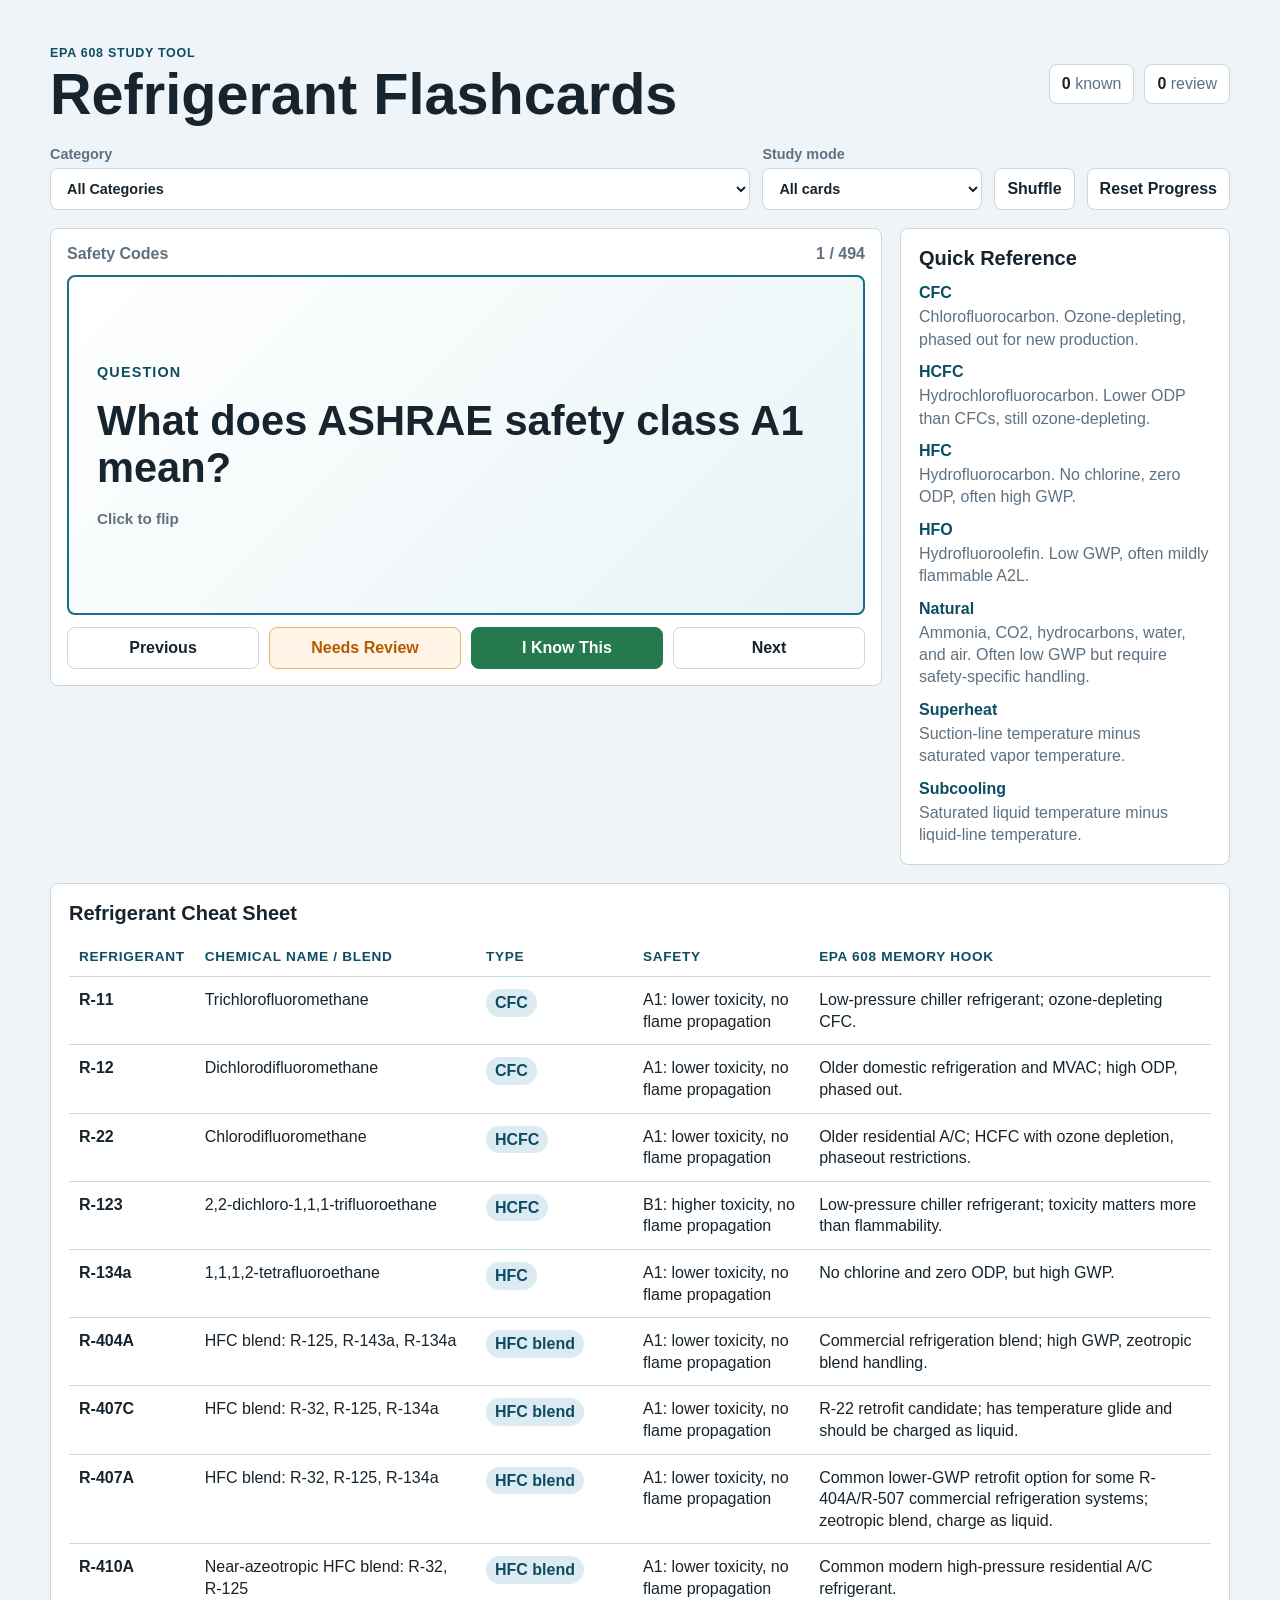
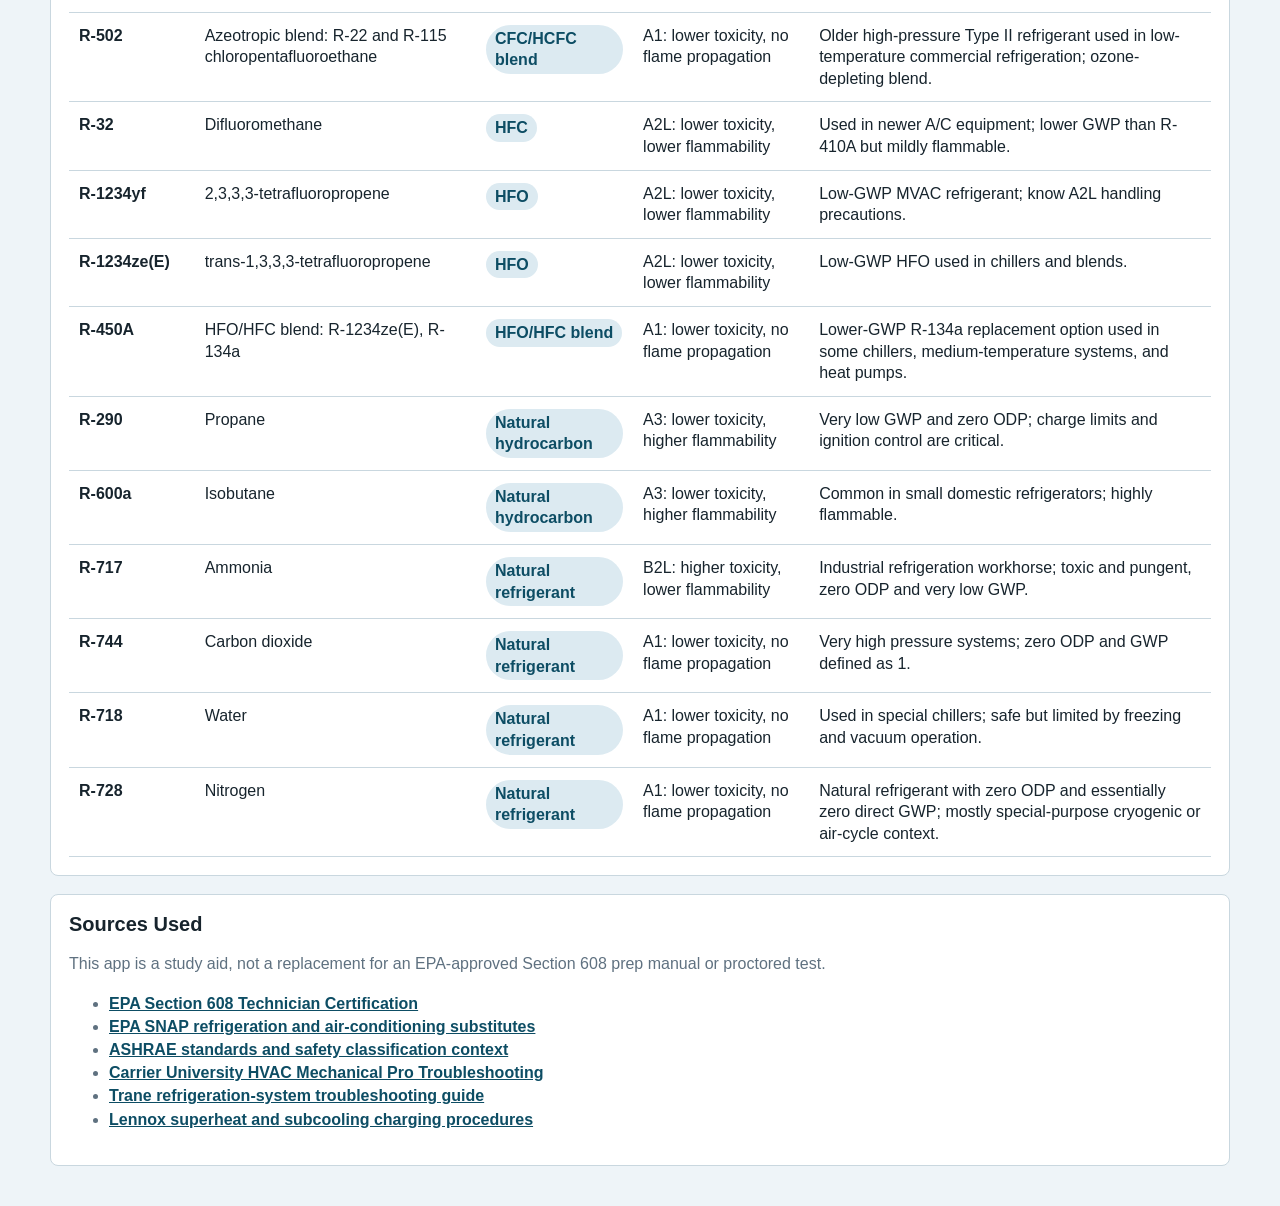
<file: index.html>
<!doctype html>
<html lang="en">
<head>
  <meta charset="utf-8">
  <meta name="viewport" content="width=device-width, initial-scale=1">
  <title>EPA 608 Refrigerant Flashcards</title>
  <link rel="stylesheet" href="styles.css">
</head>
<body>
  <main class="app">
    <section class="topbar">
      <div>
        <p class="eyebrow">EPA 608 Study Tool</p>
        <h1>Refrigerant Flashcards</h1>
      </div>
      <div class="scoreboard" aria-label="Study progress">
        <span><strong id="known-count">0</strong> known</span>
        <span><strong id="review-count">0</strong> review</span>
      </div>
    </section>

    <section class="controls" aria-label="Card filters">
      <label>
        Category
        <select id="category-filter"></select>
      </label>
      <label>
        Study mode
        <select id="mode-filter">
          <option value="all">All cards</option>
          <option value="review">Review pile</option>
          <option value="known">Known pile</option>
        </select>
      </label>
      <button id="shuffle-button" type="button">Shuffle</button>
      <button id="reset-button" type="button">Reset Progress</button>
    </section>

    <section class="study-layout">
      <article class="card-panel">
        <div class="card-meta">
          <span id="card-category">Category</span>
          <span id="card-position">1 / 1</span>
        </div>
        <button class="flashcard" id="flashcard" type="button" aria-live="polite">
          <span class="card-label" id="card-label">Question</span>
          <span class="card-text" id="card-text"></span>
          <span class="flip-hint">Click to flip</span>
        </button>
        <div class="actions">
          <button id="previous-button" type="button">Previous</button>
          <button id="review-button" type="button">Needs Review</button>
          <button id="known-button" type="button">I Know This</button>
          <button id="next-button" type="button">Next</button>
        </div>
      </article>

      <aside class="reference-panel" aria-label="Quick reference">
        <h2>Quick Reference</h2>
        <dl>
          <dt>CFC</dt>
          <dd>Chlorofluorocarbon. Ozone-depleting, phased out for new production.</dd>
          <dt>HCFC</dt>
          <dd>Hydrochlorofluorocarbon. Lower ODP than CFCs, still ozone-depleting.</dd>
          <dt>HFC</dt>
          <dd>Hydrofluorocarbon. No chlorine, zero ODP, often high GWP.</dd>
          <dt>HFO</dt>
          <dd>Hydrofluoroolefin. Low GWP, often mildly flammable A2L.</dd>
          <dt>Natural</dt>
          <dd>Ammonia, CO2, hydrocarbons, water, and air. Often low GWP but require safety-specific handling.</dd>
          <dt>Superheat</dt>
          <dd>Suction-line temperature minus saturated vapor temperature.</dd>
          <dt>Subcooling</dt>
          <dd>Saturated liquid temperature minus liquid-line temperature.</dd>
        </dl>
      </aside>
    </section>

    <section class="table-section">
      <h2>Refrigerant Cheat Sheet</h2>
      <div class="table-wrap">
        <table>
          <thead>
            <tr>
              <th>Refrigerant</th>
              <th>Chemical name / blend</th>
              <th>Type</th>
              <th>Safety</th>
              <th>EPA 608 memory hook</th>
            </tr>
          </thead>
          <tbody id="cheat-sheet"></tbody>
        </table>
      </div>
    </section>

    <section class="sources">
      <h2>Sources Used</h2>
      <p>This app is a study aid, not a replacement for an EPA-approved Section 608 prep manual or proctored test.</p>
      <ul>
        <li><a href="https://www.epa.gov/section608/section-608-technician-certification">EPA Section 608 Technician Certification</a></li>
        <li><a href="https://www.epa.gov/snap/substitutes-refrigeration-and-air-conditioning">EPA SNAP refrigeration and air-conditioning substitutes</a></li>
        <li><a href="https://www.ashrae.org/technical-resources/standards-and-guidelines">ASHRAE standards and safety classification context</a></li>
        <li><a href="https://www.carrier.com/carrieruniversity/en/us/training-courses/courses/hvac-mechanical-pro-troubleshooting/">Carrier University HVAC Mechanical Pro Troubleshooting</a></li>
        <li><a href="https://support.trane.com/hc/en-us/articles/45045022054925-Refrigeration-Malfunction-System-Troubleshooting">Trane refrigeration-system troubleshooting guide</a></li>
        <li><a href="https://www.lennox.com/dA/e4ba902016/506874-01.pdf">Lennox superheat and subcooling charging procedures</a></li>
      </ul>
    </section>
  </main>

  <script src="epa608-questions.js"></script>
  <script src="app.js"></script>
</body>
</html>
</file>
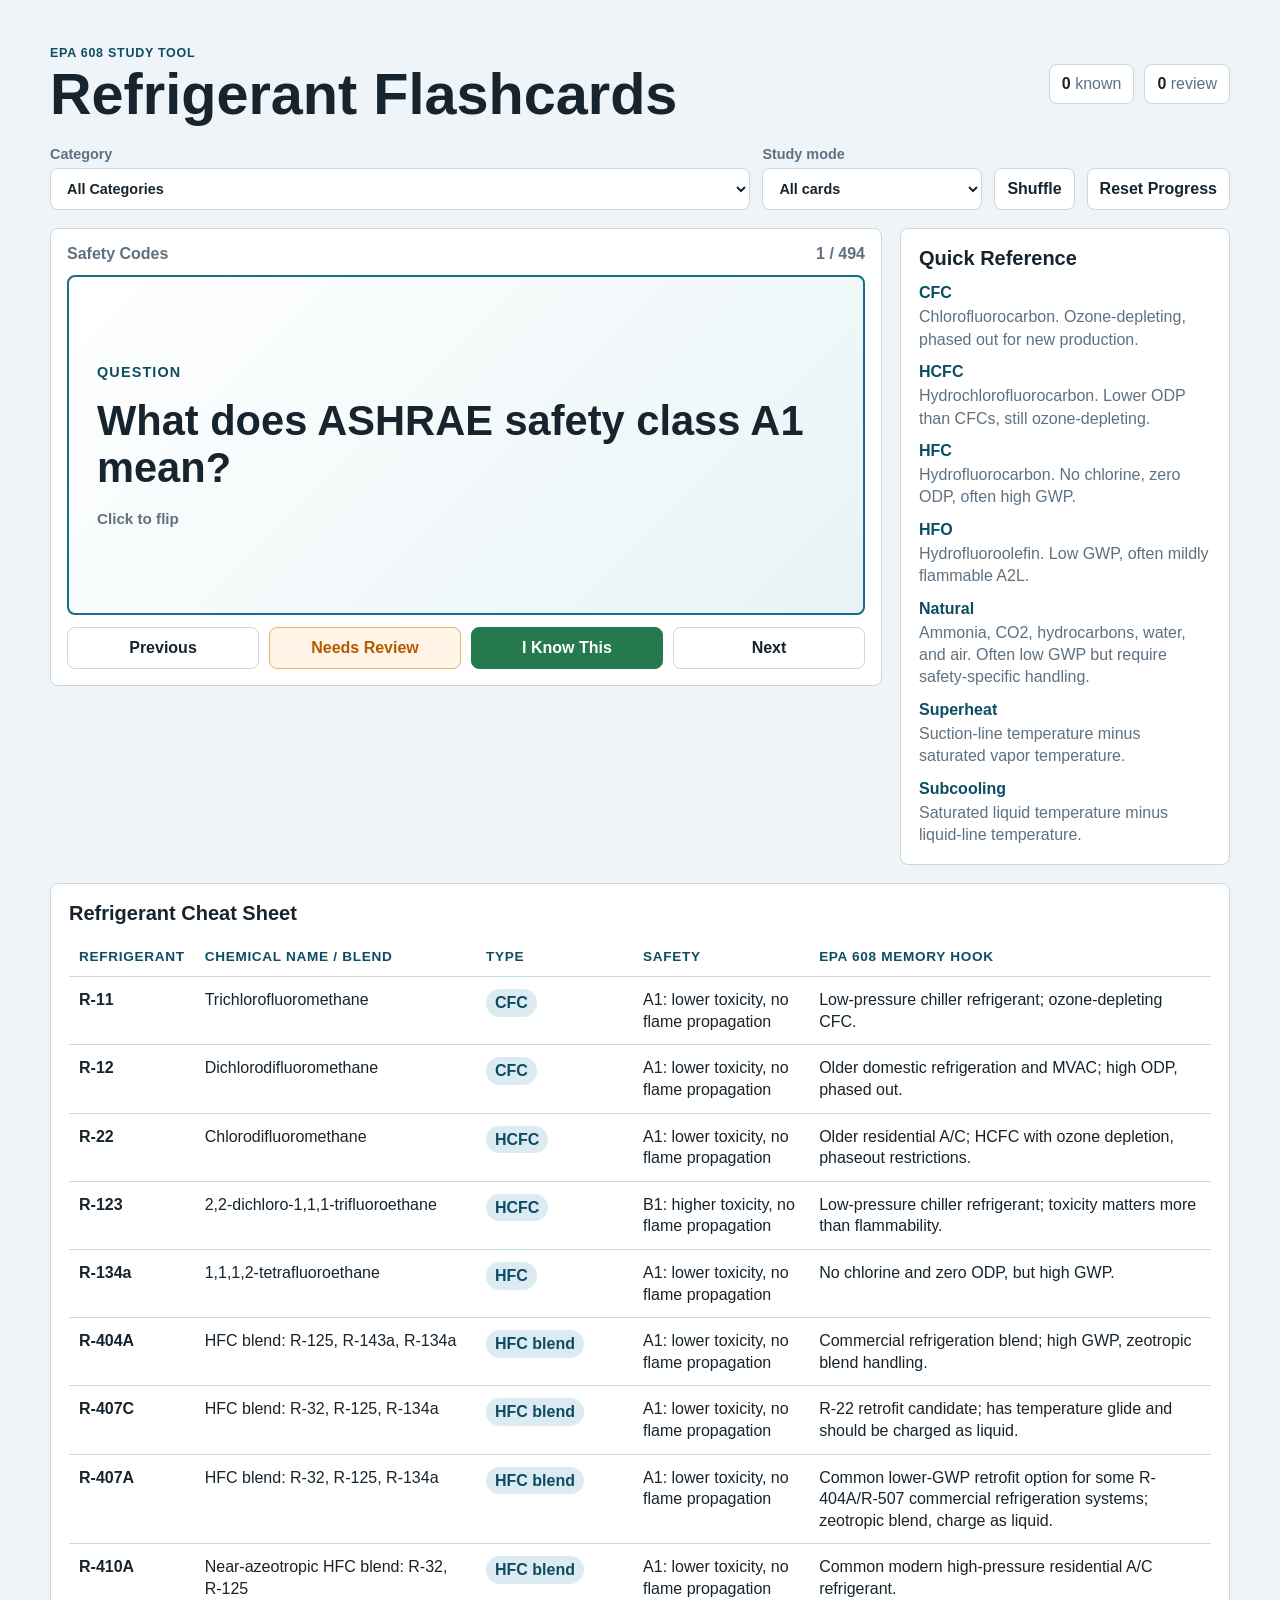
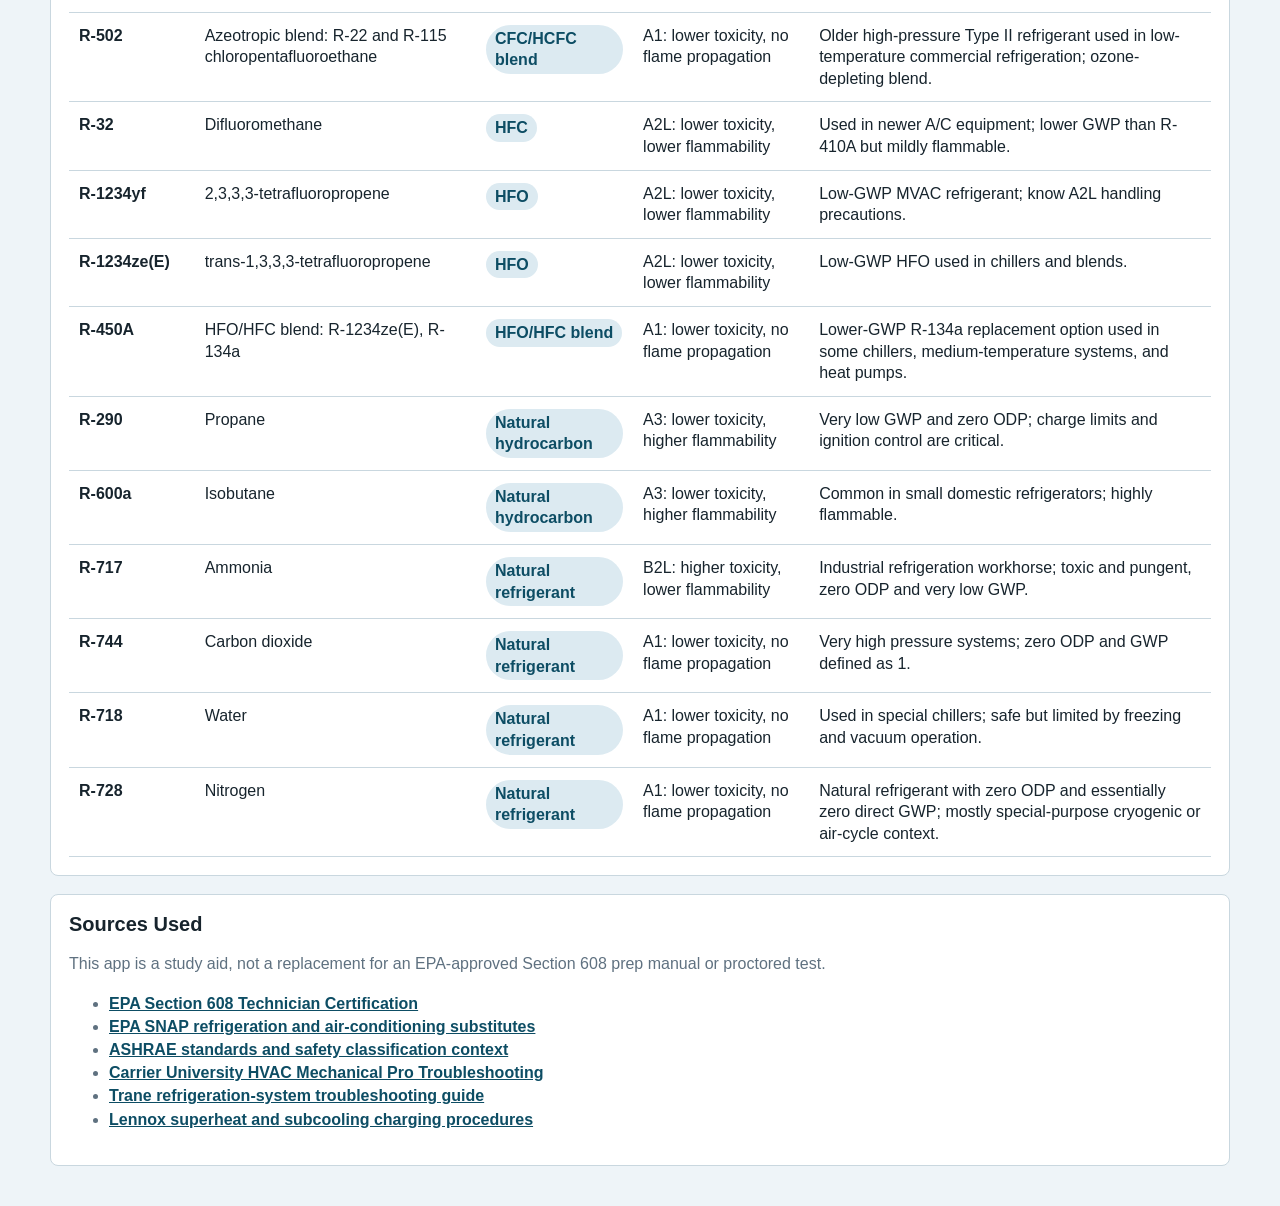
<file: index-ipad.html>
<!doctype html>
<html lang="en">
<head>
  <meta charset="utf-8">
  <meta name="viewport" content="width=device-width, initial-scale=1">
  <title>EPA 608 Refrigerant Flashcards</title>
  <style>
:root {
  color-scheme: light;
  --background: #eef4f8;
  --surface: #ffffff;
  --surface-strong: #dceaf1;
  --text: #17242d;
  --muted: #5f7180;
  --primary: #176d8c;
  --primary-dark: #0d4d64;
  --accent: #d94f2b;
  --good: #247a4d;
  --warn: #b35b00;
  --border: #c9d7df;
  font-family: Arial, Helvetica, sans-serif;
}

* {
  box-sizing: border-box;
}

body {
  margin: 0;
  background: var(--background);
  color: var(--text);
}

button,
select {
  font: inherit;
}

.app {
  width: min(1180px, calc(100% - 32px));
  margin: 0 auto;
  padding: 28px 0 40px;
}

.topbar {
  display: flex;
  justify-content: space-between;
  gap: 20px;
  align-items: center;
  padding: 18px 0 24px;
}

.eyebrow {
  margin: 0 0 6px;
  color: var(--primary-dark);
  font-weight: 700;
  letter-spacing: .06em;
  text-transform: uppercase;
  font-size: .78rem;
}

h1,
h2 {
  margin: 0;
}

h1 {
  font-size: clamp(2rem, 5vw, 3.6rem);
  line-height: .98;
}

h2 {
  font-size: 1.25rem;
}

.scoreboard {
  display: flex;
  gap: 10px;
  flex-wrap: wrap;
  justify-content: flex-end;
}

.scoreboard span {
  background: var(--surface);
  border: 1px solid var(--border);
  border-radius: 8px;
  padding: 10px 12px;
  color: var(--muted);
}

.scoreboard strong {
  color: var(--text);
}

.controls {
  display: grid;
  grid-template-columns: minmax(180px, 1fr) minmax(160px, 220px) auto auto;
  gap: 12px;
  align-items: end;
  margin-bottom: 18px;
}

label {
  display: grid;
  gap: 6px;
  color: var(--muted);
  font-size: .9rem;
  font-weight: 700;
}

select,
button {
  border: 1px solid var(--border);
  border-radius: 8px;
  padding: 11px 12px;
  background: var(--surface);
  color: var(--text);
}

button {
  cursor: pointer;
  font-weight: 700;
}

button:hover {
  border-color: var(--primary);
}

.study-layout {
  display: grid;
  grid-template-columns: minmax(0, 1fr) 330px;
  gap: 18px;
  align-items: start;
}

.card-panel,
.reference-panel,
.table-section,
.sources {
  background: var(--surface);
  border: 1px solid var(--border);
  border-radius: 8px;
}

.card-panel {
  padding: 16px;
}

.card-meta {
  display: flex;
  justify-content: space-between;
  gap: 12px;
  color: var(--muted);
  font-weight: 700;
  margin-bottom: 12px;
}

.flashcard {
  display: grid;
  align-content: center;
  gap: 18px;
  width: 100%;
  min-height: 340px;
  text-align: left;
  padding: 28px;
  border: 2px solid var(--primary);
  background: linear-gradient(135deg, #ffffff 0%, #e8f3f6 100%);
}

.card-label {
  color: var(--primary-dark);
  font-size: .9rem;
  text-transform: uppercase;
  letter-spacing: .08em;
}

.card-text {
  white-space: pre-line;
  font-size: clamp(1.6rem, 4vw, 2.6rem);
  line-height: 1.12;
  font-weight: 800;
}

.flip-hint {
  color: var(--muted);
  font-size: .95rem;
}

.actions {
  display: grid;
  grid-template-columns: repeat(4, 1fr);
  gap: 10px;
  margin-top: 12px;
}

#known-button {
  background: var(--good);
  color: #fff;
  border-color: var(--good);
}

#review-button {
  background: #fff4e5;
  color: var(--warn);
  border-color: #e4b26f;
}

.reference-panel {
  padding: 18px;
}

dl {
  margin: 14px 0 0;
}

dt {
  font-weight: 800;
  color: var(--primary-dark);
  margin-top: 12px;
}

dd {
  margin: 4px 0 0;
  color: var(--muted);
  line-height: 1.4;
}

.table-section,
.sources {
  margin-top: 18px;
  padding: 18px;
}

.table-wrap {
  overflow-x: auto;
  margin-top: 12px;
}

table {
  width: 100%;
  border-collapse: collapse;
  min-width: 820px;
}

th,
td {
  padding: 12px 10px;
  border-bottom: 1px solid var(--border);
  text-align: left;
  vertical-align: top;
}

th {
  color: var(--primary-dark);
  font-size: .85rem;
  text-transform: uppercase;
  letter-spacing: .05em;
}

td {
  line-height: 1.35;
}

.pill {
  display: inline-block;
  border-radius: 999px;
  padding: 3px 9px;
  background: var(--surface-strong);
  font-weight: 800;
  color: var(--primary-dark);
}

.sources p,
.sources li {
  color: var(--muted);
  line-height: 1.45;
}

.sources a {
  color: var(--primary-dark);
  font-weight: 700;
}

@media (max-width: 850px) {
  .topbar,
  .study-layout {
    grid-template-columns: 1fr;
    display: grid;
  }

  .scoreboard {
    justify-content: stretch;
  }

  .controls,
  .actions {
    grid-template-columns: 1fr 1fr;
  }

  .flashcard {
    min-height: 300px;
  }
}

@media (max-width: 560px) {
  .app {
    width: min(100% - 20px, 1180px);
    padding-top: 16px;
  }

  .controls,
  .actions {
    grid-template-columns: 1fr;
  }

  .flashcard {
    padding: 20px;
  }
}

</style>
</head>
<body>
  <main class="app">
    <section class="topbar">
      <div>
        <p class="eyebrow">EPA 608 Study Tool</p>
        <h1>Refrigerant Flashcards</h1>
      </div>
      <div class="scoreboard" aria-label="Study progress">
        <span><strong id="known-count">0</strong> known</span>
        <span><strong id="review-count">0</strong> review</span>
      </div>
    </section>

    <section class="controls" aria-label="Card filters">
      <label>
        Category
        <select id="category-filter"></select>
      </label>
      <label>
        Study mode
        <select id="mode-filter">
          <option value="all">All cards</option>
          <option value="review">Review pile</option>
          <option value="known">Known pile</option>
        </select>
      </label>
      <button id="shuffle-button" type="button">Shuffle</button>
      <button id="reset-button" type="button">Reset Progress</button>
    </section>

    <section class="study-layout">
      <article class="card-panel">
        <div class="card-meta">
          <span id="card-category">Category</span>
          <span id="card-position">1 / 1</span>
        </div>
        <button class="flashcard" id="flashcard" type="button" aria-live="polite">
          <span class="card-label" id="card-label">Question</span>
          <span class="card-text" id="card-text"></span>
          <span class="flip-hint">Click to flip</span>
        </button>
        <div class="actions">
          <button id="previous-button" type="button">Previous</button>
          <button id="review-button" type="button">Needs Review</button>
          <button id="known-button" type="button">I Know This</button>
          <button id="next-button" type="button">Next</button>
        </div>
      </article>

      <aside class="reference-panel" aria-label="Quick reference">
        <h2>Quick Reference</h2>
        <dl>
          <dt>CFC</dt>
          <dd>Chlorofluorocarbon. Ozone-depleting, phased out for new production.</dd>
          <dt>HCFC</dt>
          <dd>Hydrochlorofluorocarbon. Lower ODP than CFCs, still ozone-depleting.</dd>
          <dt>HFC</dt>
          <dd>Hydrofluorocarbon. No chlorine, zero ODP, often high GWP.</dd>
          <dt>HFO</dt>
          <dd>Hydrofluoroolefin. Low GWP, often mildly flammable A2L.</dd>
          <dt>Natural</dt>
          <dd>Ammonia, CO2, hydrocarbons, water, and air. Often low GWP but require safety-specific handling.</dd>
          <dt>Superheat</dt>
          <dd>Suction-line temperature minus saturated vapor temperature.</dd>
          <dt>Subcooling</dt>
          <dd>Saturated liquid temperature minus liquid-line temperature.</dd>
        </dl>
      </aside>
    </section>

    <section class="table-section">
      <h2>Refrigerant Cheat Sheet</h2>
      <div class="table-wrap">
        <table>
          <thead>
            <tr>
              <th>Refrigerant</th>
              <th>Chemical name / blend</th>
              <th>Type</th>
              <th>Safety</th>
              <th>EPA 608 memory hook</th>
            </tr>
          </thead>
          <tbody id="cheat-sheet"></tbody>
        </table>
      </div>
    </section>

    <section class="sources">
      <h2>Sources Used</h2>
      <p>This app is a study aid, not a replacement for an EPA-approved Section 608 prep manual or proctored test.</p>
      <ul>
        <li><a href="https://www.epa.gov/section608/section-608-technician-certification">EPA Section 608 Technician Certification</a></li>
        <li><a href="https://www.epa.gov/snap/substitutes-refrigeration-and-air-conditioning">EPA SNAP refrigeration and air-conditioning substitutes</a></li>
        <li><a href="https://www.ashrae.org/technical-resources/standards-and-guidelines">ASHRAE standards and safety classification context</a></li>
        <li><a href="https://www.carrier.com/carrieruniversity/en/us/training-courses/courses/hvac-mechanical-pro-troubleshooting/">Carrier University HVAC Mechanical Pro Troubleshooting</a></li>
        <li><a href="https://support.trane.com/hc/en-us/articles/45045022054925-Refrigeration-Malfunction-System-Troubleshooting">Trane refrigeration-system troubleshooting guide</a></li>
        <li><a href="https://www.lennox.com/dA/e4ba902016/506874-01.pdf">Lennox superheat and subcooling charging procedures</a></li>
      </ul>
    </section>
  </main>

  <script>
// Generated from the EPA608_*_Questions.md source files.
const examCards = [
  {
    "id": "exam-core-1",
    "category": "EPA 608 Core",
    "question": "Do natural events like volcanic eruptions contribute to chlorine in the stratosphere?\n\nA. Yes, chlorine in the stratosphere is primarily from natural sources such as volcanoes\nB. Yes, chlorine can come from natural sources such as volcanoes, but they are not the primary source\nC. No, all chlorine comes from refrigerants released\nD. There is no chlorine in the stratosphere",
    "answer": "Correct answer: Yes, chlorine can come from natural sources such as volcanoes, but they are not the primary source\n\nExplanation: Chlorine is released from natural sources such as volcanoes. But the primary reason for the rise of chlorine in the atmosphere is the refrigerants that have been released."
  },
  {
    "id": "exam-core-2",
    "category": "EPA 608 Core",
    "question": "Ground level ozone is what absorbs and reflects harmful UV rays from the sun.\n\nA. True\nB. False",
    "answer": "Correct answer: False\n\nExplanation: Ozone in the Stratosphere absorbs and reflects harmful UV rays from the sun, not ground level ozone. Ground level ozone is actually harmful for humans when inhaled."
  },
  {
    "id": "exam-core-3",
    "category": "EPA 608 Core",
    "question": "In which of the following ways does ozone depletion affect humans? (Select all that apply)\n\nA. Increased risk of heart disease\nB. Increased risk of skin cancer\nC. Increased risk of pancreatic cancer\nD. Increased risk of cataracts",
    "answer": "Correct answer: Increased risk of skin cancer, Increased risk of cataracts\n\nExplanation: When ozone is depleted, less ozone is available to absorb harmful UV radiation from the sun, increasing the risk of skin cancer and cataracts in humans."
  },
  {
    "id": "exam-core-4",
    "category": "EPA 608 Core",
    "question": "Is there evidence that refrigerants are in the stratosphere?\n\nA. Yes\nB. No\nC. Inconclusive",
    "answer": "Correct answer: Yes\n\nExplanation: Yes, air samples taken from the stratosphere confirm that refrigerants such as CFCs and HCFCs make it to the stratosphere, where they destroy ozone."
  },
  {
    "id": "exam-core-5",
    "category": "EPA 608 Core",
    "question": "Which of the following statements is TRUE about chlorine?\n\nA. chlorine atom can only bond once with an oxygen atom\nB. single chlorine atom can survive in the atmosphere for vO years\nC. Chlorine creates carbon monoxide when it destroys ozone molecules\nD. chlorine atom disintegrates quickly in the atmosphere",
    "answer": "Correct answer: A single chlorine atom can survive in the atmosphere for years\n\nExplanation: A single chlorine atom can remain in the atmosphere for years and repeatedly participate in ozone-depleting reactions."
  },
  {
    "id": "exam-core-6",
    "category": "EPA 608 Core",
    "question": "Ozone has __ atoms of oxygen.\n\nA. 2\nB. 3\nC. 8\nD. 10",
    "answer": "Correct answer: 3\n\nExplanation: Ozone is composed of 3 atoms of oxygen."
  },
  {
    "id": "exam-core-7",
    "category": "EPA 608 Core",
    "question": "The majority of Earth's ozone is located in the stratosphere.\n\nA. True\nB. False",
    "answer": "Correct answer: True\n\nExplanation: Most of Earth's ozone is located in the stratosphere, where it forms the ozone layer. This layer absorbs much of the Sun's harmful ultraviolet (UV) radiation."
  },
  {
    "id": "exam-core-8",
    "category": "EPA 608 Core",
    "question": "How many molecules of ozone can three chlorine atoms destroy?\n\nA. 3,000\nB. 100,000\nC. 300,000\nD. 1,000,000",
    "answer": "Correct answer: 300,000\n\nExplanation: In ozone depletion, chlorine acts as individual atoms, not as intact molecules. One chlorine atom can destroy approximately 100,000 molecules of ozone through catalytic reactions. Since the question refers to three chlorine atoms, they can destroy 3 x 100,000 = 300,000 ozone molecules."
  },
  {
    "id": "exam-core-9",
    "category": "EPA 608 Core",
    "question": "What is the major function of ozone in the stratosphere?\n\nA. Absorb and reflect UV rays from the sun\nB. Create UV rays by using rays from the sun\nC. Direct UV rays from the sun to humans\nD. Convert UV rays into energy for humans",
    "answer": "Correct answer: Absorb and reflect UV rays from the sun\n\nExplanation: Ozone is essential to life on earth because it absorbs and reflects harmful UV rays from the sun."
  },
  {
    "id": "exam-core-10",
    "category": "EPA 608 Core",
    "question": "What is the primary source of chlorine in the stratosphere?\n\nA. Volcanoes\nB. Natural sources such as earthquakes\nC. Emissions of refrigerant chemicals such as CFCs and HCFCs by humans\nD. There is no chlorine in the stratosphere",
    "answer": "Correct answer: Emissions of refrigerant chemicals such as CFCs and HCFCs by humans\n\nExplanation: The primary source of the rise of chlorine in the atmosphere Is the refrigerants that have been released by humans."
  },
  {
    "id": "exam-core-11",
    "category": "EPA 608 Core",
    "question": "Which element is primarily responsible for stratospheric ozone depletion?\n\nA. Carbon\nB. Chlorine\nC. Calcium\nD. Fluorine",
    "answer": "Correct answer: Chlorine\n\nExplanation: Chlorine is the element in many older refrigerants that harms the ozone layer. In the stratosphere, released chlorine atoms break down ozone repeatedly."
  },
  {
    "id": "exam-core-12",
    "category": "EPA 608 Core",
    "question": "Which of the following are effects of ozone depletion?\n\nA. Increasing toxicity in the oceans\nB. Increasing acidity in the air\nC. Decreasing crop yields\nD. Increasing crop yields",
    "answer": "Correct answer: Decreasing crop yields\n\nExplanation: Decreasing crop yields is an effect of ozone depletion. This is due to increased UV rays from the sun that damage plant life."
  },
  {
    "id": "exam-core-13",
    "category": "EPA 608 Core",
    "question": "Which refrigerant chemicals are responsible for the destruction of the ozone layer?\n\nA. CFCs and HCFCs\nB. Chlorine and ozone\nC. HFCs and carbon dioxide\nD. CFCs and oxygen",
    "answer": "Correct answer: CFCs and HCFCs\n\nExplanation: The refrigerant chemicals that are responsible for ozone depletion are CFCs (chlorofluorocarbons) and HCFCs (hydrochlorofluorocarbons)"
  },
  {
    "id": "exam-core-14",
    "category": "EPA 608 Core",
    "question": "Who does ozone depletion affect?\n\nA. People close to areas with a lot of ozone\nB. People in the United States\nC. People in high altitudes\nD. People all over the world",
    "answer": "Correct answer: People all over the world\n\nExplanation: Ozone depletion is a global problem and affects everyone living on earth."
  },
  {
    "id": "exam-core-15",
    "category": "EPA 608 Core",
    "question": "After a refrigerant is phased out, can technicians still service existing systems that use it?\n\nA. Yes, if they are 608 certified and use recovered or reclaimed refrigerant\nB. No, all equipment must be replaced immediately\nC. Yes, anyone can service it as long as they can obtain refrigerant\nD. No, phased-out refrigerants are completely illegal to handle",
    "answer": "Correct answer: Yes, if they are 608 certified and use recovered\n\nExplanation: Phasing out a refrigerant means that it can no longer be produced or imported. Technicians can still service equipment that contains that refrigerant, but those technicians need to be Section 608 certified."
  },
  {
    "id": "exam-core-16",
    "category": "EPA 608 Core",
    "question": "In 2025, a technician repairs an R-22 system and needs to add refrigerant to finish the job. Since new production and imports are banned, which sources are allowed for servicing this equipment? (Select all that apply) :\n\nA. From another state with fewer restrictions\nB. From importing new R-22\nC. From stock recovered R-22 refrigerant only if recovered from the same customer's system\nD. From stock reclaimed R-22",
    "answer": "Correct answer: From stock recovered R-22 refrigerant only if recovered from the same customer's system, From stock reclaimed R-22\n\nExplanation: After a refrigerant is phased out, technicians still need to service systems that contain that refrigerant. To service existing equipment, service refrigerant must come from recovered or reclaimed supplies."
  },
  {
    "id": "exam-core-17",
    "category": "EPA 608 Core",
    "question": "Under EPA Section 608, can used ozone-depleting refrigerants and non-exempt substitute refrigerants be resold to a new owner?\n\nA. Yes, but only if it has been reclaimed by an EPA-certified reclaimer to AHRI Standard 700 purity specifications\nB. Yes, but only if it has been inspected by the EPA\nC. Yes, all refrigerant can be resold\nD. No",
    "answer": "Correct answer: Yes, but only if it has been reclaimed by an EPA- certified reclaimer to AHRI Standard 700 purity specifications\n\nExplanation: Used Class I/II refrigerants and non-exempt substitutes generally cannot be resold unless reclaimed by an EPA- certified reclaimer to AHRI Standard 700 purity. (Exempt substitutes such as CO, are not the focus here.)"
  },
  {
    "id": "exam-core-18",
    "category": "EPA 608 Core",
    "question": "Equipment has to be certified to EPA standards in order to recover which of the following refrigerants? (Select all that apply)\n\nA. CFCs\nB. HCFCs\nC. HFCs\nD. All refrigerants",
    "answer": "Correct answer: CFCs, HCFCs, HFCs\n\nExplanation: All equipment used to recover ozone-depleting refrigerants or their substitutes must meet EPA standards. “Ozone-depleting refrigerants and their substitutes” include CFCs, HCFCs, and HFCs. Selecting ‘All refrigerants’ is too broad, as it includes exempt substitutes like CO2 (R- 744)."
  },
  {
    "id": "exam-core-19",
    "category": "EPA 608 Core",
    "question": "If you are selling R-22 refrigerant, who can you sell to? (Select all that apply)\n\nA. An environmentalist\nB. An EPA official\nC. A technician with Section 608 certification\nD. A business that employs a technician with Section 608 certification",
    "answer": "Correct answer: A technician with Section 608 certification, A business that employs a technician with Section 608 certification\n\nExplanation: SY Y certification The sales restriction in Section 608 limits the sale of all ozone- depleting refrigerants and their substitutes to technicians with certification or their employers. R-22 is an HCFC refrigerant, so it falls in this category."
  },
  {
    "id": "exam-core-20",
    "category": "EPA 608 Core",
    "question": "If you recover R-12 refrigerant, can you use the recovered refrigerant in another device owned by a different person?\n\nA. Yes, but only if it has been reclaimed to AHRI Standard 700 specifications\nB. Yes, but only if it has been inspected by the EPA\nC. Yes, all refrigerant can be resold\nD. No, reclaimed refrigerant is illegal to use",
    "answer": "Correct answer: Yes, but only if it has been reclaimed to AHRI Standard 700 specifications\n\nExplanation: Using the refrigerant owned by a different person is considered changing ownership. So, to change ownership, the refrigerant has to be reclaimed according to AHRI Standard 700 specifications."
  },
  {
    "id": "exam-core-21",
    "category": "EPA 608 Core",
    "question": "In the United States, when were all CFCs phased out by?\n\nA. 1985\nB. 1990\nC. 1995\nD. 2000",
    "answer": "Correct answer: 1995\n\nExplanation: All CFCs were phased out in 1995."
  },
  {
    "id": "exam-core-22",
    "category": "EPA 608 Core",
    "question": "In the United States, when were R-22 and R-142b phased out?\n\nA. 1995\nB. 2000\nC. 2020\nD. 2030",
    "answer": "Correct answer: 2020\n\nExplanation: R-22 and R-142b, along with the majority of HCFCs, were phased out on January 1, 2020. This means there can be no new production or imports of these refrigerants."
  },
  {
    "id": "exam-core-23",
    "category": "EPA 608 Core",
    "question": "In the United States, by what year will the complete HCFC phaseout be finalized under EPA regulations?\n\nA. 1995\nB. 2000\nC. 2020\nD. 2030",
    "answer": "Correct answer: 2030\n\nExplanation: While production and import of R-22 largely ended in 2020, the complete HCFC phaseout timeline in the United States extends through 2030."
  },
  {
    "id": "exam-core-24",
    "category": "EPA 608 Core",
    "question": "Which of the following information must be included in service records for equipment containing R-22 refrigerant? (Select all that apply)\n\nA. Type of refrigerant used or recovered\nB. Date of service\nC. Quantity of refrigerant added or removed\nD. Model number of the appliance",
    "answer": "Correct answer: Type of refrigerant used or recovered, Date of service, Quantity of refrigerant added or removed\n\nExplanation: Service records must document the type of refrigerant, the date of service, and the quantity of refrigerant added or removed. Recording the model number of the appliance is not required for refrigerant compliance records."
  },
  {
    "id": "exam-core-25",
    "category": "EPA 608 Core",
    "question": "Section 608 of the Clean Air Act is:\n\nA. A set of federal guidelines on limiting air pollutants\nB. Federal law\nC. State law\nD. A global treaty",
    "answer": "Correct answer: Federal law\n\nExplanation: Section 608 of the Clean Air Act is a federal law."
  },
  {
    "id": "exam-core-26",
    "category": "EPA 608 Core",
    "question": "Which statements about state and local regulations are true? Select all that apply.\n\nA. They must be followed in addition to federal CAA regulations\nB. They replace federal CAA regulations\nC. They may be stricter than federal CAA regulations\nD. They are only suggestions",
    "answer": "Correct answer: They must be followed in addition to federal CAA regulations, They may be stricter than federal CAA regulations\n\nExplanation: Technicians must follow federal regulations along with any applicable state and local regulations. State and local rules may also be stricter than federal requirements."
  },
  {
    "id": "exam-core-27",
    "category": "EPA 608 Core",
    "question": "The Venting Prohibition requires that you recover affected refrigerant before (Select all that apply):\n\nA. Opening equipment\nB. Servicing equipment\nC. Disposing of equipment\nD. Manufacturing equipment",
    "answer": "Correct answer: Opening equipment, Servicing equipment, Disposing of equipment\n\nExplanation: It is necessary to recover refrigerant before opening, servicing, or disposing of refrigerant. This prevents the venting of refrigerant. You have correctly selected 2."
  },
  {
    "id": "exam-core-28",
    "category": "EPA 608 Core",
    "question": "Ascrap yard is taking in old rooftop units. Under Section 608, who must verify that all refrigerant has been removed before disposal?\n\nA. The original installing contractor.\nB. The EPA field inspector.\nC. The equipment owner or technician\nD. The final person in the disposal chain",
    "answer": "Correct answer: The final person in the disposal chain\n\nExplanation: Section 608 dictates that the final person in the disposal chain must make sure that all refrigerant is removed from equipment before disposal. In practice, this would be the scrap metal recycler or the landfill owner."
  },
  {
    "id": "exam-core-29",
    "category": "EPA 608 Core",
    "question": "EPA Section 608 regulations apply to appliances that contain and use . refrigerant. Which of the following is covered?\n\nA. Freezers\nB. Desiccant dehumidifiers\nC. Both (A) and (B)\nD. None of these",
    "answer": "Correct answer: Freezers\n\nExplanation: Section 608 applies to equipment that contains and uses refrigerant. Freezers are covered, while desiccant dehumidifiers typically do not use refrigerant."
  },
  {
    "id": "exam-core-30",
    "category": "EPA 608 Core",
    "question": "What does SNAP stand for?\n\nA. Significant New Alternatives Policy\nB. Science New Alliances Policy\nC. Science Neutral Alliances Policy\nD. None of these",
    "answer": "Correct answer: Significant New Alternatives Policy\n\nExplanation: SNAP stands for Significant New Alternatives Policy."
  },
  {
    "id": "exam-core-31",
    "category": "EPA 608 Core",
    "question": "On August 15, 2017, a contractor was cited for two separate Clean Air Act violations. If both violations continued for three days (Aug 15-17), what is the maximum total civil fine based on the 2017 penalty schedule?\n\nA. $44,539\nB. $89,078\nC. $222,695\nD. $267,234",
    "answer": "Correct answer: $267,234\n\nExplanation: Under the 2017 Clean Air Act penalty schedule, each violation can be fined up to $44,539 per day. Since there were 2 violations lasting 3 days, that equals 6 total violation-days. 6 x $44,539 = $267,234."
  },
  {
    "id": "exam-core-32",
    "category": "EPA 608 Core",
    "question": "What change did the 2016 Kigali Amendment make to the Montreal Protocol?\n\nA. Allowed limited CFC production again for servicing older equipment\nB. Added a global phase-down schedule for HFCs due to their climate impact\nC. Moved the HCFC phase-out completion date worldwide to 2010\nD. It ended the use of HFCs immediately in every country",
    "answer": "Correct answer: Added a global phase-down schedule for HFCs due to their climate impact\n\nExplanation: Kigali Amendment expands the Montreal Protocol by adding a phasedown schedule for HEC production and consumption. HFCs don't deplete ozone, but they have high GWP."
  },
  {
    "id": "exam-core-33",
    "category": "EPA 608 Core",
    "question": "What is the purpose of Section 608? (Select all that apply)\n\nA. To protect the ozone layer\nB. To regulate use of chemicals that deplete ozone\nC. To raise money through fines\nD. Economic reasons",
    "answer": "Correct answer: To protect the ozone layer, To regulate use of chemicals that deplete ozone\n\nExplanation: The main provisions of Section 608 are to protect the ozone layer by regulating chemicals that destroy it."
  },
  {
    "id": "exam-core-34",
    "category": "EPA 608 Core",
    "question": "What is the purpose of SNAP? (Select all that apply)\n\nA. To evaluate alternative refrigerants\nB. To further the goals of the CAA\nC. To consider effects of substitute refrigerants on humans\nD. To consider effects of substitute refrigerants on the environment",
    "answer": "Correct answer: To evaluate alternative refrigerants, To further the goals of the CAA, To consider effects of substitute refrigerants on humans, To consider effects of substitute refrigerants on the environment\n\nExplanation: environment All of these statements are true."
  },
  {
    "id": "exam-core-35",
    "category": "EPA 608 Core",
    "question": "What do you do if you discover that you have added Refrigerant B to a system that contained Refrigerant A? Consider that Refrigerant A is ozone-depleting.\n\nA. Vent the refrigerant\nB. Recover the mixture in a separate recovery cylinder\nC. Add more of Refrigerant B\nD. Add more of Refrigerant",
    "answer": "Correct answer: Recover the mixture in a separate recovery cylinder\n\nExplanation: lf you accidentally mix two refrigerants, you must recover the mixture in a separate recovery cylinder. You need a separate recovery cylinder because you don't want this mixture to contaminate the contents of other cylinders."
  },
  {
    "id": "exam-core-36",
    "category": "EPA 608 Core",
    "question": "Under EPA regulations, who may perform refrigerant recovery from small appliances prior to final disposal?\n\nA. Any individual using EPA-approved recovery equipment\nB. Only the manufacturer\nC. Only certified technicians\nD. Only the equipment installer",
    "answer": "Correct answer: Any individual using EPA-approved recovery equipment\n\nExplanation: For small appliances being prepared for final disposal, EPA regulations do not require technician certification, as long as EPA- approved refrigerant recovery equipment is properly used."
  },
  {
    "id": "exam-core-37",
    "category": "EPA 608 Core",
    "question": "What other appliances do Section 608 regulations apply to? (Select the best answer)\n\nA. Commercial refrigeration equipment\nB. Air conditioning equipment\nC. Both of the above\nD. None of the above",
    "answer": "Correct answer: Both of the above\n\nExplanation: Both commercial refrigeration equipment and air conditioning equipment can contain ozone-depleting substances. Section 608 regulations apply to equipment that contains any ozone-depleting refrigerant or its substitute."
  },
  {
    "id": "exam-core-38",
    "category": "EPA 608 Core",
    "question": "What penalties can technicians face if they violate the Clean Air Act? (Select all that apply)\n\nA. They may lose their Section 608 certification\nB. They may face federal charges\nC. They may have to do community service\nD. They may be fined",
    "answer": "Correct answer: They may lose their Section 608 certification, They may face federal charges, They may be fined.\n\nExplanation: Technicians violating the Clean Air Act, especially Section 608 on refrigerant handling, may face penalties including losing their certification, fines, and potential federal charges."
  },
  {
    "id": "exam-core-39",
    "category": "EPA 608 Core",
    "question": "Which of the following scenarios are NOT considered de minimis releases? (\"De minimis” refers to small, unavoidable releases that occur during good-faith attempts to recover/recapture refrigerant, for example, when connecting or disconnecting hoses during servicing.) (Select all that apply.)\n\nA. Catastrophic failure after operating the equipment well beyond the recommended service/maintenance date\nB. Asmall amount is released when connecting or disconnecting hoses with low-loss fittings during normal X service\nC. Releases occur during maintenance because recovery was not performed with certified recovery/recycling equipment (equipment tested and labeled according to EPA requirements)\nD. brief puff of air is produced when the certified recovery",
    "answer": "Correct answer: A & C\n\nExplanation: Equipment is disconnected once the recovery is complete B and D are considered de minimis because they describe small, unavoidable releases when connecting/disconnecting during proper servicing. C is not de minimis because “certified equipment” refers to certified and labeled recovery/recycling equipment (not technician certification), and failure"
  },
  {
    "id": "exam-core-40",
    "category": "EPA 608 Core",
    "question": "Which of the following are excluded from Section 608 refrigerant management requirements? (Select all that apply)\n\nA. Carbon dioxide\nB. HFCs\nC. Nitrogen\nD. CFCs",
    "answer": "Correct answer: Carbon dioxide, Nitrogen\n\nExplanation: Carbon dioxide and nitrogen are excluded from Section 608 refrigerant management requirements because they are not regulated refrigerants under EPA Section 608. HFCs and CFCs are regulated under Section 608 and therefore are not excluded."
  },
  {
    "id": "exam-core-41",
    "category": "EPA 608 Core",
    "question": "Which of the following are violations of the CAA Venting Prohibition? (Select all that apply)\n\nA. Release of refrigerants because appliances were not Yo recovered\nB. Releasing isobutane while servicing equipment\nC. Releasing HFC refrigerant because of catastrophic equipment failure\nD. Refrigerants released when disconnecting non-low-loss",
    "answer": "Correct answer: Release of refrigerants because appliances were not recovered, Refrigerants released when disconnecting non- low-loss hoses to service an appliance\n\nExplanation: hoses to service an appliance These are violations of the venting prohibition. Isobutane is exempted because it is a natural refrigerant and does not deplete ozone and Catastrophic failure of equipment is covered under de minimis, as long as all proper procedures were followed."
  },
  {
    "id": "exam-core-42",
    "category": "EPA 608 Core",
    "question": "Which of the following are considered natural refrigerants? (Select all that apply)\n\nA. R-290\nB. R-600a\nC. R-744\nD. R-11",
    "answer": "Correct answer: R-290, R-600a, R-744\n\nExplanation: R-290 (propane), R-600a (isobutane), and R-744 (carbon dioxide) are all considered natural refrigerants. In contrast, R-11 is a chlorofluorocarbon (CFC) that has significant ozone depletion potential and is not classified as a natural refrigerant. You have correctly selected 2."
  },
  {
    "id": "exam-core-43",
    "category": "EPA 608 Core",
    "question": "Which of the following do you not need Section 608 certification to purchase?\n\nA. Nitrogen\nB. HFCs\nC. CFCs\nD. HCFCs",
    "answer": "Correct answer: Nitrogen\n\nExplanation: You do not need EPA Section 608 certification to purchase nitrogen. The sales restriction under Section 608 only applies to ozone- depleting refrigerants and their substitutes. Nitrogen is a natural refrigerant and is not included in this category."
  },
  {
    "id": "exam-core-44",
    "category": "EPA 608 Core",
    "question": "Which of the following is a CFC? (Choose all that apply)\n\nA. R-11\nB. R-12\nC. R-20\nD. R-22",
    "answer": "Correct answer: R-11, R-12\n\nExplanation: R-11 and R-12 are both CFCs."
  },
  {
    "id": "exam-core-45",
    "category": "EPA 608 Core",
    "question": "Which of the following is an HCFC?\n\nA. R-11\nB. R-12\nC. R-20\nD. R-22",
    "answer": "Correct answer: R-22\n\nExplanation: From this list, only R-22 is an example of a hydrochlorofluorocarbon (HCFC)."
  },
  {
    "id": "exam-core-46",
    "category": "EPA 608 Core",
    "question": "Which of the following refrigerants does the Venting Prohibition cover?\n\nA. CFCs and HCFCs\nB. CFCs, HCFCs, and HFCs\nC. CFCs and natural refrigerants\nD. All natural refrigerants",
    "answer": "Correct answer: CFCs, HCFCs, and HFCs\n\nExplanation: The CAA Venting Prohibition extends to all ozone-depleting refrigerants and their substitutes. This includes CFCs, HCFCs, and HFCs."
  },
  {
    "id": "exam-core-47",
    "category": "EPA 608 Core",
    "question": "According to EPA requirements, recovery equipment used with R-12 must be certified to standards established by which organization?\n\nA. OSHA\nB. AHRI\nC. ASHRAE\nD. EPA",
    "answer": "Correct answer: AHRI\n\nExplanation: Recovery equipment used with R-12 must be certified to performance standards established by AHRI (Air-Conditioning, Heating, and Refrigeration Institute). EPA regulations require certified recovery equipment to meet these standards."
  },
  {
    "id": "exam-core-48",
    "category": "EPA 608 Core",
    "question": "Who does not need to maintain proper records of refrigerants?\n\nA. Wholesalers\nB. The EPA\nC. Reclaimers\nD. Owners and technicians",
    "answer": "Correct answer: The EPA\n\nExplanation: The EPA is not responsible for maintaining records of refrigerants."
  },
  {
    "id": "exam-core-49",
    "category": "EPA 608 Core",
    "question": "Which of the following is considered a de minimis refrigerant release under EPA regulations? (Select all that apply)\n\nA. Asmall release when connecting hoses with low-loss fittings during normal servicing\nB. Venting refrigerant because recovery equipment was unavailable\nC. brief puff released when disconnecting certified recovery equipment after recovery is complete\nD. Intentionally releasing refrigerant during system",
    "answer": "Correct answer: A small release when connecting hoses with\n\nExplanation: maintenance Small unavoidable releases that occur during proper servicing, such as connecting hoses with low-loss fittings or disconnecting certified recovery equipment, are considered de minimis releases under EPA regulations."
  },
  {
    "id": "exam-core-50",
    "category": "EPA 608 Core",
    "question": "Equipment that uses nitrogen as a refrigerant is not subject to Section 608 requirements.\n\nTrue\nFalse",
    "answer": "Correct answer: True\n\nExplanation: This statement is true. Equipment that uses natural refrigerants is not subject to Section 608 requirements. Only equipment that contains ozone-depleting refrigerants (and their substitutes) is subject to Section 608 requirements."
  },
  {
    "id": "exam-core-51",
    "category": "EPA 608 Core",
    "question": "As the temperature of a liquid increases, what phase does it turn into? (Assume constant pressure)\n\nA. Solid\nB. Liquid\nC. Vapor\nD. Water",
    "answer": "Correct answer: Vapor\n\nExplanation: As the temperature of a liquid increases, it turns into vapor. For example, when water boils, it changes into steam, which is water vapor."
  },
  {
    "id": "exam-core-52",
    "category": "EPA 608 Core",
    "question": "or Which component has the opposite function to the condenser?\n\nA. Evaporator\nB. Compressor\nC. Metering Device\nD. Suction Line",
    "answer": "Correct answer: Evaporator\n\nExplanation: The component that has the opposite function to the condenser is the Evaporator. While the condenser releases heat from the refrigerant to change it from a vapor to a liquid, the evaporator absorbs heat from the indoor air to change the refrigerant from a liquid to a vapor."
  },
  {
    "id": "exam-core-53",
    "category": "EPA 608 Core",
    "question": "What is the condenser’s job?\n\nA. To cool the high-pressure vapor\nB. To heat the high-pressure vapor\nC. To increase the pressure\nD. To decrease the pressure",
    "answer": "Correct answer: To cool the high-pressure vapor\n\nExplanation: The condenser plays a crucial role in the refrigeration cycle by reducing the temperature of the refrigerant. It does this by transferring the heat from the refrigerant to the outdoor air, which facilitates the condensation of the refrigerant from a high-pressure vapor to a high- pressure liquid."
  },
  {
    "id": "exam-core-54",
    "category": "EPA 608 Core",
    "question": "What is the function of the metering device?\n\nA. To decrease pressure\nB. To increase pressure\nC. To increase temperature\nD. All ofthe above",
    "answer": "Correct answer: To decrease pressure\n\nExplanation: The function of the metering device is to decrease pressure. It controls the flow of refrigerant into the evaporator, reducing its pressure and, as a consequence, its temperature, preparing the refrigerant to absorb heat in the evaporator."
  },
  {
    "id": "exam-core-55",
    "category": "EPA 608 Core",
    "question": "What is the state of the refrigerant when it enters the condenser?\n\nA. High-pressure liquid\nB. Low-pressure liquid\nC. High-pressure vapor\nD. Low-pressure vapor",
    "answer": "Correct answer: High-pressure vapor\n\nExplanation: The refrigerant enters the condenser as a high pressure vapor from the compressor. It enters the compressor as a low pressure vapor before it is compressed into a high pressure vapor and sent into the condenser."
  },
  {
    "id": "exam-core-56",
    "category": "EPA 608 Core",
    "question": "Inside the metering device, what change does the refrigerant primarily undergo?\n\nA. Pressure increases while it remains a vapor\nB. Pressure decreases while it remains a liquid\nC. Temperature rises and it condenses to liquid\nD. It boils into vapor at higher pressure",
    "answer": "Correct answer: Pressure decreases while it remains a liquid\n\nExplanation: In the metering device, the refrigerant is fully liquid, and the device reduces its pressure. It remains liquid as it exits at low pressure."
  },
  {
    "id": "exam-core-57",
    "category": "EPA 608 Core",
    "question": "When refrigerant exits the metering device, what state is it in?\n\nA. Low-pressure liquid\nC. Low-pressure vapor\nB. High-pressure liquid\nD. High-pressure vapor",
    "answer": "Correct answer: Low-pressure liquid\n\nExplanation: When refrigerant exits the metering device, it is in a low-pressure liquid state. The metering device is responsible for regulating the flow of refrigerant into the evaporator. It achieves this by reducing the pressure of the refrigerant, which causes it to partially vaporize and become a low-pressure liquid."
  },
  {
    "id": "exam-core-58",
    "category": "EPA 608 Core",
    "question": "Hh Conneee Inside the compressor, what happens to the refrigerant?\n\nA. Condenses to liquid at higher pressure\nB. Freezes into a solid as it cools\nC. Stays a vapor while pressure increases\nD. Evaporates from liquid to vapor",
    "answer": "Correct answer: Stays a vapor while pressure increases\n\nExplanation: The compressor receives refrigerant as a superheated, low-pressure vapor from the evaporator. It raises the pressure and temperature without changing state, so the discharge leaves as a high-pressure, high-temperature vapor."
  },
  {
    "id": "exam-core-59",
    "category": "EPA 608 Core",
    "question": "When the refrigerant enters the evaporator, what state is it in?\n\nA. Solid\nB. Liquid\nC. Vapor\nD. Water",
    "answer": "Correct answer: Liquid\n\nExplanation: When the refrigerant enters the evaporator, it is typically in a low- pressure, low-temperature liquid state."
  },
  {
    "id": "exam-core-60",
    "category": "EPA 608 Core",
    "question": "When the refrigerant exits the evaporator, what state is it in?\n\nA. Solid\nB. Liquid\nC. Vapor\nD. Water",
    "answer": "Correct answer: Vapor\n\nExplanation: When the refrigerant exits the evaporator, it is in a vapor state. The heat absorbed from the indoor air causes the refrigerant to evaporate and change from a low-pressure liquid to a low-pressure vapor."
  },
  {
    "id": "exam-core-61",
    "category": "EPA 608 Core",
    "question": "What is the state of the refrigerant when it exits the evaporator?\n\nA. Low-pressure liquid\nB. High-pressure vapor\nC. Low-pressure vapor\nD. High-pressure liquid",
    "answer": "Correct answer: Low-pressure vapor\n\nExplanation: When the refrigerant exits the evaporator, it is in a low-pressure vapor state. The refrigerant absorbs heat from the indoor air, which causes it to evaporate and transform from a low-pressure liquid to a low-pressure vapor."
  },
  {
    "id": "exam-core-62",
    "category": "EPA 608 Core",
    "question": "At constant pressure, boiling requires the addition of heat.\n\nTrue\nFalse",
    "answer": "Correct answer: True\n\nExplanation: At constant pressure, adding heat will raise the temperature of the substance until it reaches its boiling point, where it begins to vaporize."
  },
  {
    "id": "exam-core-63",
    "category": "EPA 608 Core",
    "question": "Condensation happens when a gas Or vapor cools down and becomes a liquid.\n\nTrue\nFalse",
    "answer": "Correct answer: True\n\nExplanation: This statement is true. Condensation occurs when a gas or vapor loses heat energy, causing its molecules to slow down and come closer together. As a result, the molecules transition from a gaseous state to a liquid state. This process is commonly observed when water vapor in the air cools down upon contact with a colder surface, such as a glass of cold water or a mirror, leading to the formation of water droplets on the surface."
  },
  {
    "id": "exam-core-64",
    "category": "EPA 608 Core",
    "question": "The boiling point of most refrigerants is 212 °F.\n\nTrue\nFalse",
    "answer": "Correct answer: False\n\nExplanation: This statement is false. The boiling point of most refrigerants is not 212°F (which is equivalent to 100°C), as this temperature corresponds to the boiling point of water at standard atmospheric pressure. Refrigerants typically have much lower boiling points, often below room temperature. For example, common refrigerants like R-134a and R-410A have boiling points around -26.3°C (-15.34°F) and -48.5°C (-55.3°F), respectively."
  },
  {
    "id": "exam-core-65",
    "category": "EPA 608 Core",
    "question": "The vapor leaving the compressor is lower in pressure than vapor entering the compressor.\n\nTrue\nFalse",
    "answer": "Correct answer: False\n\nExplanation: This statement is false. The vapor leaving the compressor Is higher in pressure than the vapor entering the compressor. The main function of the compressor in a refrigeration or air conditioning system is to increase the pressure (and temperature) of the refrigerant vapor."
  },
  {
    "id": "exam-core-66",
    "category": "EPA 608 Core",
    "question": "You are boiling a pot of water with the lid on. As the water heats up and Starts to boil, you notice that drops of water form on the bottom of the pot lid. This is an example of condensation.\n\nTrue\nFalse",
    "answer": "Correct answer: True\n\nExplanation: This statement is true. In this scenario, as the water in the pot heats up and reaches its boiling point, water vapor rises and comes into contact with the cooler surface of the pot lid. Since the lid is cooler than the water vapor, the vapor loses heat energy to the lid and condenses back into liquid water droplets. This process is indeed an example of condensation."
  },
  {
    "id": "exam-core-67",
    "category": "EPA 608 Core",
    "question": "Your air conditioning works by adding cold air into your house.\n\nTrue\nFalse",
    "answer": "Correct answer: False\n\nExplanation: This statement is false. Air conditioning works by removing heat and moisture from the air inside a building, thereby cooling and dehumidifying it. It does not \"add cold air\" but rather removes heat energy from the indoor air, resulting in a cooler environment."
  },
  {
    "id": "exam-core-68",
    "category": "EPA 608 Core",
    "question": "B2 refrigerants are more dangerous than which of the following? (Select all that apply)\n\nA. B1\nB. B3\nC. A1\nD. A2",
    "answer": "Correct answer: B1, A1, A2\n\nExplanation: B2 refrigerants have high toxicity (Class B) and flammability (Class 2). Since they are highly toxic, they are more dangerous than c) A1 and d) A2 refrigerants. Since they have low flammability, they are more dangerous than B1 refrigerants, which are not flammable (Class 1)."
  },
  {
    "id": "exam-core-69",
    "category": "EPA 608 Core",
    "question": "What does HCFC stand for?\n\nA. Hydrocarbons\nB. Hydrofluorocarbons\nC. Hydrochlorofluorocarbons\nD. Hydrochlorofluoros",
    "answer": "Correct answer: Hydrochlorofluorocarbons\n\nExplanation: HCFCs are hydrochlorofluorocarbons."
  },
  {
    "id": "exam-core-70",
    "category": "EPA 608 Core",
    "question": "Other than fluorine and chlorine, what do HCFCs contain? (Select all that apply)\n\nA. Hydrogen\nB. Carbon\nC. Helium\nD. Calcium",
    "answer": "Correct answer: Hydrogen, Carbon\n\nExplanation: Think of the letters in HCFC. The H is for Hydrogen. The first C is for Chlorine. The F is for Fluorine. And the last C is for Carbon."
  },
  {
    "id": "exam-core-71",
    "category": "EPA 608 Core",
    "question": "Which of the following elements can be found in HCFCs? (Select all that apply)\n\nA. Fluorine\nB. Chlorine\nC. Ceranium\nD. Halon",
    "answer": "Correct answer: Fluorine, Chlorine\n\nExplanation: Think of the letters in HCFC. H stands for Hydrogen, the first C is for Chlorine, F is for Fluorine, and the last C stands for Carbon. These are the elements found in HCFCs."
  },
  {
    "id": "exam-core-72",
    "category": "EPA 608 Core",
    "question": "Other than hydrogen, which elements do HFCs contain? (Select all that apply)\n\nA. Fluorine\nB. Carbon\nC. Cadmium\nD. Chlorine",
    "answer": "Correct answer: Fluorine, Carbon\n\nExplanation: Of the letters in HFC: The H is for Hydrogen. The F is for Fluorine. And the last C is for Carbon."
  },
  {
    "id": "exam-core-73",
    "category": "EPA 608 Core",
    "question": "What safety classification do HFO refrigerants typically fall under?\n\nA. A2L\nB. A2\nC. B2\nD. B2L",
    "answer": "Correct answer: A2L\n\nExplanation: HFO refrigerants are generally classified as A2L refrigerants."
  },
  {
    "id": "exam-core-74",
    "category": "EPA 608 Core",
    "question": "What does HFO stand for?\n\nA. Hydrofluorocarbons\nB. Hydrofluorooxygens\nC. Hydrocarbons\nD. Hydrofluoroolefins",
    "answer": "Correct answer: Hydrofluoroolefins\n\nExplanation: HFOs are hydrofluoroolefins."
  },
  {
    "id": "exam-core-75",
    "category": "EPA 608 Core",
    "question": "Which of the following do HFOs contain?\n\nA. Hydrogen\nB. Halon\nC. Chlorine\nD. Oxygen",
    "answer": "Correct answer: Hydrogen\n\nExplanation: The H in HFO stands for hydrogen. The O does not stand for oxygen."
  },
  {
    "id": "exam-core-76",
    "category": "EPA 608 Core",
    "question": "Which of the following do HFOs contain? (Select all that apply)\n\nA. Fluorine\nB. Falon\nC. Oxygen\nD. Carbon",
    "answer": "Correct answer: Fluorine, Carbon\n\nExplanation: The H in HFO stands for hydrogen. The F stands for Fluorine. The last element of HFOs is carbon, just like HFCs. The O does not tell you the name of an element in HFOs."
  },
  {
    "id": "exam-core-77",
    "category": "EPA 608 Core",
    "question": "Which statement is true about hydrocarbons?\n\nA. Are generally A3 refrigerants\nB. Have high toxicity\nC. Have low flammability\nD. Are safe to use because they are natural refrigerants",
    "answer": "Correct answer: Are generally A3 refrigerants\n\nExplanation: Hydrocarbons are A3 refrigerants. This means they have low toxicity but are highly flammable. While they are non-ozone depleting, they must be handled with care due to their flammability."
  },
  {
    "id": "exam-core-78",
    "category": "EPA 608 Core",
    "question": "If a refrigerant has an ODP of 0.055, which of the following are true? (Select all that apply)\n\nA. It contains chlorine\nB. It might contain chlorine\nC. It could be R-22\nD. It could be R-1234yf",
    "answer": "Correct answer: It contains chlorine, It could be R-22\n\nExplanation: lf a refrigerant has an ODP of anything greater than O, it must contain chlorine, since it is chlorine that is responsible for destroying ozone. Examples of this include R-11, which has an ODP of 1, and R-22, which has an ODP of 0.055. They both contain chlorine. You have correctly selected 1."
  },
  {
    "id": "exam-core-79",
    "category": "EPA 608 Core",
    "question": "R-410A has a GWP of about 2,088. What does this number mean?\n\nA. It emits 2,088 kg CO, for every kilogram produced\nB. It is 2,088x more ozone-depleting than CO, across 100 years\nC. It has 2,088 ppm allowable concentration in occupied spaces\nD. It traps roughly 2,088 x as much heat as the same mass of CO2 over 100 years",
    "answer": "Correct answer: It traps roughly 2,088x as much heat as the same mass of CO, over 100 years\n\nExplanation: GWP compares the heat absorbed by a gas to that of CO, over a 100-year time horizon. So a GWP near 2,088 means one kilogram of R-410A warms the atmosphere about 2,088 times as much as one kilogram of CO, over that period."
  },
  {
    "id": "exam-core-80",
    "category": "EPA 608 Core",
    "question": "Which one of the following refrigerants has the lowest global warming potential (GWP)?\n\nA. R-12\nB. R-22\nC. R-410a\nD. R-1234yf",
    "answer": "Correct answer: R-1234yf\n\nExplanation: As we saw earlier with the chart, R-1234yf has the least GWP. It is an HFO refrigerant and has a GWP of only 4."
  },
  {
    "id": "exam-core-81",
    "category": "EPA 608 Core",
    "question": "R-12 has a GWP in which of the following ranges?\n\nA. 1-500\nB. 500-1000\nC. 1000-10,000\nD. 10,000-50,000",
    "answer": "Correct answer: 10,000-50,000\n\nExplanation: R-12 has a GWP of 10,900. This means it has close to 11,000 more global warming potential than carbon dioxide.10,900 would fall between 10,000 and 50,000."
  },
  {
    "id": "exam-core-82",
    "category": "EPA 608 Core",
    "question": "R-12 is the same as:\n\nA. CFC-12\nB. CFC-11\nC. HCFC-12\nD. HFO-12",
    "answer": "Correct answer: CFC-12\n\nExplanation: R-12 is a CFC. So it is the same as CFC-12."
  },
  {
    "id": "exam-core-83",
    "category": "EPA 608 Core",
    "question": "R-1234yf is the same as:\n\nA. CFC-1234yf\nB. HCFC-1234yf\nC. HFC-1234yf\nD. HFO-1234yf",
    "answer": "Correct answer: HFO-1234yf\n\nExplanation: R-1234yf is an HFO. So it is the same as HFO-1234yf."
  },
  {
    "id": "exam-core-84",
    "category": "EPA 608 Core",
    "question": "R-134a is the same as:\n\nA. CFC-134a\nB. HCFC-134a\nC. HFC-134a\nD. HFO-134a",
    "answer": "Correct answer: HFC-134a\n\nExplanation: R-134a is an HFC. So it is the same as HFC-134a."
  },
  {
    "id": "exam-core-85",
    "category": "EPA 608 Core",
    "question": "R-410a has a GWP in which of the following ranges?\n\nA. 1-500\nB. 500-1000\nC. 1,000-10,000\nD. 10,000-50,000",
    "answer": "Correct answer: 1,000-10,000\n\nExplanation: R-410a has a GWP of 2088, which means it has 2088 times more global warming potential than carbon dioxide. 2088 falls in between 1000 and 10,000."
  },
  {
    "id": "exam-core-86",
    "category": "EPA 608 Core",
    "question": "R-410a is the same as:\n\nA. CFC-410b\nB. HFC-410b\nC. HFC-410a\nD. HFO-410a",
    "answer": "Correct answer: HFC-410a\n\nExplanation: R-410a is an HFC. So it is the same as HFC-410a."
  },
  {
    "id": "exam-core-87",
    "category": "EPA 608 Core",
    "question": "R-134a is the same as:\n\nA. CFC-134b\nB. HFC-134b\nC. HFC-134a\nD. HFO-134a",
    "answer": "Correct answer: HFC-134a\n\nExplanation: R-134a is an HFC. So it is the same as HFC-134a."
  },
  {
    "id": "exam-core-88",
    "category": "EPA 608 Core",
    "question": "The GWP of R-290 is greater than which of the following? (Select all that apply)\n\nA. R-410a\nB. R-134a\nC. R-22\nD. None of these",
    "answer": "Correct answer: None of these\n\nExplanation: R-290 is greater than none of these refrigerants. Recall that R-290 is propane, which is a hydrocarbon. We mentioned that hydrocarbons, or HCs, have the lowest GWPs. Answer choices a, b, and c are either HCFC or HFC refrigerants, which have GWPs in the thousands."
  },
  {
    "id": "exam-core-89",
    "category": "EPA 608 Core",
    "question": "What is the main safety concern with R-410a?\n\nA. None, it's an A1 refrigerant so there are no safety concerns\nB. Toxicity\nC. Blood oxygenation\nD. Asphyxia",
    "answer": "Correct answer: Asphyxia\n\nExplanation: Even though R-410A is non toxic and has low flammability, it can still cause asphyxia. This is the main concern when it comes to handling R-410A."
  },
  {
    "id": "exam-core-90",
    "category": "EPA 608 Core",
    "question": "What does the new subclass (2L) describe?\n\nA. Alternate highly flammable refrigerants\nB. Refrigerants that are Class 2 and burn slowly\nC. Refrigerants that are Class 2 and take longer to be effective\nD. Refrigerants that are toxic",
    "answer": "Correct answer: Refrigerants that are Class 2 and burn slowly\n\nExplanation: The new subclass of refrigerants, called class 2L, are Class 2 refrigerants that burn slowly. Since they are still class 2, they still have low flammability."
  },
  {
    "id": "exam-core-91",
    "category": "EPA 608 Core",
    "question": "What is the highest possible ODP for any CFC, HCFC, HFC, or HFO refrigerant?\n\nA. 0\nB. 1\nC. 100\nD. Infinite",
    "answer": "Correct answer: 1\n\nExplanation: The highest possible ODP for these refrigerants is 1 for R-11, a CFC refrigerant. The potential of any refrigerant to deplete the ozone layer is compared to the ODP of R-11 and will be lower."
  },
  {
    "id": "exam-core-92",
    "category": "EPA 608 Core",
    "question": "What is the least possible ODP for a refrigerant?\n\nA. 1\nB. 0\nC. 100\nD. None",
    "answer": "Correct answer: 0\n\nExplanation: ms or The highest ODP is 1 for R-11, a CFC. If a refrigerant does not contain chlorine and does not destroy ozone, it has an ozone depletion potential (ODP) of 0."
  },
  {
    "id": "exam-core-93",
    "category": "EPA 608 Core",
    "question": "R-441A is a hydrocarbon refrigerant blend (it contains no chlorine or bromine). What is its ozone depletion potential (ODP)?\n\nA. 0\nB. 0.1\nC. 0.2\nD. 1",
    "answer": "Correct answer: 0\n\nExplanation: R-441A contains no chlorine or bromine, so it does not deplete the ozone layer. Therefore, its ODP is 0."
  },
  {
    "id": "exam-core-94",
    "category": "EPA 608 Core",
    "question": "What is the ODP of R-600a?\n\nA. 1\nB. 0\nC. 0.5\nD. 0.25",
    "answer": "Correct answer: 0\n\nExplanation: R-600a is isobutane, which is a natural refrigerant. Since natural refrigerants do not contain chlorine, they do not deplete the ozone layer. So their ODP is 0."
  },
  {
    "id": "exam-core-95",
    "category": "EPA 608 Core",
    "question": "Which refrigerant class is defined as having low flammability (not zero flammability)?\n\nA. Class 1\nB. Class 2\nC. Class 3\nD. Class A",
    "answer": "Correct answer: Class 2\n\nExplanation: Class 2 refers to refrigerants with low flammability. Class 1 has no flammability, and Class 3 has high flammability."
  },
  {
    "id": "exam-core-96",
    "category": "EPA 608 Core",
    "question": "Which of the following classes refers to a refrigerant that is not flammable at all?\n\nA. Class 1\nB. Class 2\nC. Class 3\nD. Class A",
    "answer": "Correct answer: Class 1\n\nExplanation: Class 1 is assigned to non-flammable refrigerants."
  },
  {
    "id": "exam-core-97",
    "category": "EPA 608 Core",
    "question": "Which refrigerant safety class letter indicates higher toxicity?\n\nA. Class 1\nB. Class 3\nC. Class A\nD. Class B",
    "answer": "Correct answer: Class B\n\nExplanation: In refrigerant safety classifications, Class B indicates higher toxicity."
  },
  {
    "id": "exam-core-98",
    "category": "EPA 608 Core",
    "question": "Which of the following classes refers to a refrigerant with low toxicity?\n\nA. Class 1\nB. Class 3\nC. Class A\nD. Class B",
    "answer": "Correct answer: Class A\n\nExplanation: Class B is high toxicity as we said for the previous question, so class A is low toxicity."
  },
  {
    "id": "exam-core-99",
    "category": "EPA 608 Core",
    "question": "3 eset Which gas is used as a reference for measuring GWP?\n\nA. CFCs\nB. HCFCs\nC. Ozone\nD. Carbon dioxide",
    "answer": "Correct answer: Carbon dioxide\n\nExplanation: Carbon dioxide is used as a reference in measuring global warming potential (GWP)."
  },
  {
    "id": "exam-core-100",
    "category": "EPA 608 Core",
    "question": "Which of the following are CFCs? (Select all that apply)\n\nA. R-12\nB. R-1234yf\nC. R-134a\nD. R-11",
    "answer": "Correct answer: R-12, R-11\n\nExplanation: R-11 and R-12 are CFC refrigerants. R-1234yf is an HFO, and R-134a is an HFC."
  },
  {
    "id": "exam-core-101",
    "category": "EPA 608 Core",
    "question": "Which of the following are HCFCs that are seen in most refrigeration systems today?\n\nA. R-22\nB. R-123\nC. R-124\nD. R-231",
    "answer": "Correct answer: R-22\n\nExplanation: R-22 is the HCFC refrigerant most commonly still seen in refrigeration systems today."
  },
  {
    "id": "exam-core-102",
    "category": "EPA 608 Core",
    "question": "Which of the following are HCFCs? (Choose all that apply)\n\nA. R-22\nB. R-123\nC: R-124\nD. R-211",
    "answer": "Correct answer: R-22, R-123, R-124\n\nExplanation: R-22, R-123, and R-124 are all HCFC refrigerants."
  },
  {
    "id": "exam-core-103",
    "category": "EPA 608 Core",
    "question": "Which of the following refrigerants are HFCs? (Select all that apply)\n\nA. R-134a\nB. R-32\nC. R-12\nD. R-22",
    "answer": "Correct answer: R-134a, R-32\n\nExplanation: R-134a and R-32 are both HFC refrigerants."
  },
  {
    "id": "exam-core-104",
    "category": "EPA 608 Core",
    "question": "Why are HFCs still considered harmful to the environment?\n\nA. Because they deplete the ozone layer\nB. Because they cause cancer\nC. Because they increase global warming\nD. Because they are harmful to plants",
    "answer": "Correct answer: Because they increase global warming\n\nExplanation: HFCs are harmful to the environment because they contribute to global warming."
  },
  {
    "id": "exam-core-105",
    "category": "EPA 608 Core",
    "question": "What is the chemical name for the HFO refrigerant R-1 234yf commonly used in HVAC systems?\n\nA. Trifluoroethane\nB. Tetrafluoropropene\nC. Dichlorofluoromethane\nD. Pentafluoropropane",
    "answer": "Correct answer: Tetrafluoropropene\n\nExplanation: R-1234yf is also called tetrafluoropropene, a hydrofluoroolefin refrigerant."
  },
  {
    "id": "exam-core-106",
    "category": "EPA 608 Core",
    "question": "Which of the following statements about carbon dioxide is true? (Select all that apply)\n\nA. Carbon dioxide has a GWP of 1\nB. Carbon dioxide has a GWP of 0\nC. Carbon dioxide has an ODP of 0\nD. Carbon dioxide has an ODP of 1",
    "answer": "Correct answer: Carbon dioxide has a GWP of 1, Carbon\n\nExplanation: Carbon dioxide has a GWP of 1. GWP is a comparison of how much energy a gas absorbs over 100 years, compared to carbon dioxide. Carbon dioxide has an ODP of 0. because it does not contain chlorine so it does not destroy ozone. You have correctly selected 1."
  },
  {
    "id": "exam-core-107",
    "category": "EPA 608 Core",
    "question": "Which of the following are natural refrigerants? (Select all that apply)\n\nA. R-600a\nB. HC-600a\nC. R-134a\nD. R-22",
    "answer": "Correct answer: R-600a, HC-600a\n\nExplanation: R-600a and HC-600a are both names for isobutane, which is a hydrocarbon refrigerant."
  },
  {
    "id": "exam-core-108",
    "category": "EPA 608 Core",
    "question": "Which of the following is NOT a natural refrigerant?\n\nA. R-717\nB. R-744\nC. R-130\nD. R-290",
    "answer": "Correct answer: R-130\n\nExplanation: R-130 is NOT a natural refrigerant. R-717 is ammonia.R-744 is carbon dioxide.R-290 is propane, a hydrocarbon refrigerant. These three are considered natural refrigerants."
  },
  {
    "id": "exam-core-109",
    "category": "EPA 608 Core",
    "question": "Which of the following refrigerants do not destroy the ozone layer? (Select all that apply)\n\nA. R-1234yf\nB. R-744\nC. R-11\nD. R-22",
    "answer": "Correct answer: R-1234yf, R-744\n\nExplanation: R-1234yf (HFO) and R-744 (CO,) do not contain chlorine and therefore have an ODP of 0, meaning they do not destroy the ozone layer. R-11 (CFC) and R-22 (HCFC) contain chlorine and have an ODP greater than O, so they do deplete the ozone layer."
  },
  {
    "id": "exam-core-110",
    "category": "EPA 608 Core",
    "question": "Which safety classification of refrigerants is most dangerous to use?\n\nA. B3\nB. B2L\nD. A2",
    "answer": "Correct answer: B3\n\nExplanation: B3 refrigerants have high toxicity and high flammability, making them the most dangerous to use. Recall that class B refrigerants have high toxicity and class 3 refrigerants are highly flammable."
  },
  {
    "id": "exam-core-111",
    "category": "EPA 608 Core",
    "question": "tre A contractor must choose a refrigerant class for use in an occupied classroom where the lowest combined toxicity and flammability risk is required under ASHRAE Standard 34. Which classification is the best fit?\n\nA. B3\nB. A2L\nC. A3\nD. A1",
    "answer": "Correct answer: A1\n\nExplanation: In ASHRAE 34, the letter indicates toxicity (A = lower, B = higher) and the number indicates flammability (1 = no flame propagation, 2/2L = low, 3 = high). A1 refrigerant is considered the safest due to its low toxicity and non-flammability."
  },
  {
    "id": "exam-core-112",
    "category": "EPA 608 Core",
    "question": "A technician is sorting old cylinders by their impact on ozone before disposal. Which type should be flagged as most harmful to the ozone layer?\n\nA. HFOs\nB. UFOs\nC. HCFCs\nD. CFCs",
    "answer": "Correct answer: CFCs\n\nExplanation: CFCs have the highest ozone depletion potential of all the types of refrigerants because of the three chlorine atoms they contain."
  },
  {
    "id": "exam-core-113",
    "category": "EPA 608 Core",
    "question": "Which of the following refrigerants have little to no impact on the ozone layer? (Select all that apply)\n\nA. CFCs\nB. HCFCs\nC. HFCs\nD. HFOs",
    "answer": "Correct answer: HFCs, HFOs\n\nExplanation: HFCs and HFOs are non-ozone depleting since they do not have chlorine atoms. They both have an ODP of 0. But CFCs and HCFCs, contain chlorine atoms. So they are the most ozone-depleting. You have correctly selected 1."
  },
  {
    "id": "exam-core-114",
    "category": "EPA 608 Core",
    "question": "Which types of refrigerants have the lowest GWPs? (Select two)\n\nA. CFCs\nB. HFCs\nC. HFOs\nD. HCs",
    "answer": "Correct answer: HFOs, HCs\n\nExplanation: HFOs and HCs have the lowest GWPs."
  },
  {
    "id": "exam-core-115",
    "category": "EPA 608 Core",
    "question": "Ammonia is safe to use because it is a natural refrigerant.\n\nTrue\nFalse",
    "answer": "Correct answer: False\n\nExplanation: This statement is false. Ammonia (R-717) is a B2 refrigerant. This means it is toxic, so it is not completely safe to use just because itis a natural refrigerant."
  },
  {
    "id": "exam-core-116",
    "category": "EPA 608 Core",
    "question": "GWP measures how much heat a greenhouse gas traps in the atmosphere over 100 years compared to carbon monoxide.\n\nTrue\nFalse",
    "answer": "Correct answer: False\n\nExplanation: This statement is false. GWP is a measure of how much heat a greenhouse gas traps in the atmosphere over 100 years compared to carbon dioxide (CO,), NOT carbon monoxide (CO)."
  },
  {
    "id": "exam-core-117",
    "category": "EPA 608 Core",
    "question": "If agas has a GWP of 50, it means it has 50 times less global warming potential than carbon dioxide.\n\nTrue\nFalse",
    "answer": "Correct answer: False\n\nExplanation: This statement is false. A GWP of 50 means the gas has fifty times more global warming potential than carbon dioxide. It means that this gas will retain fifty times the amount of energy in the atmosphere as carbon dioxide over a hundred years."
  },
  {
    "id": "exam-core-118",
    "category": "EPA 608 Core",
    "question": "R-410A is an A1 refrigerant. It has low toxicity and is non-flammable under normal operating conditions, making it one of the safer refrigerants to use.\n\nTrue\nFalse",
    "answer": "Correct answer: True\n\nExplanation: R-410A is classified as an A1 refrigerant, meaning it has low toxicity and no flame propagation under normal operating conditions."
  },
  {
    "id": "exam-core-119",
    "category": "EPA 608 Core",
    "question": "Cole The GWPs of HFOs and HCs are close to those of HCFCs.\n\nTrue\nFalse",
    "answer": "Correct answer: False\n\nExplanation: This statement is false. The GWP of HFOs and HCs is in the single digits, while that of HCFCs is in the thousands."
  },
  {
    "id": "exam-core-120",
    "category": "EPA 608 Core",
    "question": "The lowest number for an ozone depletion potential (ODP) is 1.\n\nTrue\nFalse",
    "answer": "Correct answer: False\n\nExplanation: This statement is false. The highest ODP is 1 for R-11, a CFC refrigerant. The potential of any refrigerant to deplete the ozone layer is compared to the ODP of R-11 and will be lower."
  },
  {
    "id": "exam-core-121",
    "category": "EPA 608 Core",
    "question": "What is temperature glide?\n\nA. The difference between the bubble and dew point\nB. The difference between the boiling point of R-22 and the replacement\nC. When temperature changes in a refrigerant\nD. None of these",
    "answer": "Correct answer: The difference between the bubble and dew point\n\nExplanation: Temperature glide refers to the difference between the bubble and dew point temperatures of a refrigerant blend during phase change."
  },
  {
    "id": "exam-core-122",
    "category": "EPA 608 Core",
    "question": "What is bubble point?\n\nA. The temperature at which the first refrigerant in a blend turns to liquid\nB. The temperature at which the first refrigerant in a blend turns to vapor\nC. The temperature at which the last refrigerant in a blend turns to vapor\nD. The same as the boiling point",
    "answer": "Correct answer: The temperature at which the first refrigerant in a blend turns to vapor\n\nExplanation: The bubble point is the temperature at which the first refrigerant in a blend turns to vapor."
  },
  {
    "id": "exam-core-123",
    "category": "EPA 608 Core",
    "question": "What is the definition of dew point for a refrigerant blend?\n\nA. The temperature at which the last liquid droplet evaporates into vapor\nB. The temperature at which the first drop of liquid forms from vapor\nC. The temperature at which the first bubble of vapor forms from liquid\nD. The average temperature between liquid and vapor states eG:",
    "answer": "Correct answer: The temperature at which the first drop of liquid forms from vapor\n\nExplanation: Dew point is the temperature at which the first drop of liquid begins to form as a vapor refrigerant blend starts condensing."
  },
  {
    "id": "exam-core-124",
    "category": "EPA 608 Core",
    "question": "A manufacturer lists a refrigerant mixture with R-32 (23%), R-1 72) (25%), and R-134a (52%). How is this blend classified?\n\nA. Binary blend\nB. Ternary blend\nC. Azeotrope of R-32/R-125\nD. Single-component HFC",
    "answer": "Correct answer: Ternary blend\n\nExplanation: A blend that contains three refrigerants is a ternary blend. For example, R-407c is a ternary blend of three HFC refrigerants: 23% R-32, 25% R-125, and 52% R-134a."
  },
  {
    "id": "exam-core-125",
    "category": "EPA 608 Core",
    "question": "Which of the following is considered retrofitting?\n\nA. AnEPA approved process to make DIY refrigerant blends\nB. Replacing a system that used HCFC refrigerants\nC. Replacing HCFC refrigerants with other refrigerants\nD. Modifying components of the system to use anew",
    "answer": "Correct answer: Modifying components of the system to use a new refrigerant\n\nExplanation: Retrofitting is making changes to an existing system in order to use a new refrigerant in it. It is not replacing the system, just modifying it."
  },
  {
    "id": "exam-core-126",
    "category": "EPA 608 Core",
    "question": "Which of the following are reasons to not mix your own refrigerants?\n\nA. It is illegal\nB. It can cause equipment failure\nC. The resulting mix has unpredictable temperatures\nD. All of the above",
    "answer": "Correct answer: All of the above\n\nExplanation: 0 Osos All of these are reasons why technicians cannot mix their own refrigerants."
  },
  {
    "id": "exam-core-127",
    "category": "EPA 608 Core",
    "question": "lf a refrigerant has a drop-in replacement, then no retrofit is needed.\n\nTrue\nFalse",
    "answer": "Correct answer: True\n\nExplanation: This statement is true. A drop-in replacement has the same exact properties as the original refrigerant. With drop-in refrigerants, no retrofit is needed."
  },
  {
    "id": "exam-core-128",
    "category": "EPA 608 Core",
    "question": "In a zeotropic blend, all refrigerants have the same boiling point.\n\nTrue\nFalse",
    "answer": "Correct answer: False\n\nExplanation: This statement is false. In an azeotropic blend, all refrigerants have the same boiling point."
  },
  {
    "id": "exam-core-129",
    "category": "EPA 608 Core",
    "question": "R-407c is an azeotropic blend.\n\nTrue\nFalse",
    "answer": "Correct answer: False\n\nExplanation: This statement is false. R-407c is a zeotropic blend."
  },
  {
    "id": "exam-core-130",
    "category": "EPA 608 Core",
    "question": "Refrigerant blends need to be charged as a liquid.\n\nTrue\nFalse",
    "answer": "Correct answer: True\n\nExplanation: This statement is true. Refrigerant blends need to be charged as a liquid because of fractionation. Charging as a liquid ensures an even sample of the blend."
  },
  {
    "id": "exam-core-131",
    "category": "EPA 608 Core",
    "question": "Refrigerant blends take on the ASHRAE number of the main refrigerant in the blend.\n\nTrue\nFalse",
    "answer": "Correct answer: False\n\nExplanation: This statement is false. Refrigerant blends have their own ASHRAE numbers. These numbers are different from the ASHRAE numbers of the refrigerants that make up the blend."
  },
  {
    "id": "exam-core-132",
    "category": "EPA 608 Core",
    "question": "Technicians can make their own EPA-approved refrigerant blends.\n\nTrue\nFalse",
    "answer": "Correct answer: False\n\nExplanation: This statement is false. Technicians cannot make their own blends."
  },
  {
    "id": "exam-core-133",
    "category": "EPA 608 Core",
    "question": "There are no drop-in replacements for R-22 refrigerant.\n\nTrue\nFalse",
    "answer": "Correct answer: True\n\nExplanation: This statement is true. There are indeed no direct drop-in replacements for R-22. While there are alternatives available, they may require system modifications to ensure compatibility and efficiency."
  },
  {
    "id": "exam-core-134",
    "category": "EPA 608 Core",
    "question": "There are no retrofit refrigerants for R-22.\n\nTrue\nFalse",
    "answer": "Correct answer: False\n\nExplanation: This statement is false. There are several retrofit refrigerants available for replacing R-22. Some of the widely recognized retrofit refrigerants for R-22 include: R-453A (RS-44b), R-427A (Forane-427A), R-438A (Freon-MO99Q), R-407C (Freon-407C), R-434A (RS-45), and, R-442A (RS-50)."
  },
  {
    "id": "exam-core-135",
    "category": "EPA 608 Core",
    "question": "Alkylbenzene (AB) oil is used for systems with which of the following refrigerants? (Select all that apply)\n\nA. CFC\nB. HCFC\nC. HCFC blends\nD. HFC",
    "answer": "Correct answer: CFC, HCFC, HCFC blends\n\nExplanation: Alkylbenzene is used with systems that contain CFCs and HCFCs. This includes systems that contain blends with HCFCs."
  },
  {
    "id": "exam-core-136",
    "category": "EPA 608 Core",
    "question": "A bottle of hygroscopic refrigerant oil is left uncapped and then used in a system. What problem is most likely to show up first?\n\nA. Viscosity drop causing pump cavitation\nB. Water absorption causing ice blockages\nC. Spontaneous ignition at room temperature\nD. Complete loss of miscibility with refrigerant",
    "answer": "Correct answer: Water absorption causing ice blockages\n\nExplanation: Hygroscopic oils attract and retain moisture. The absorbed water can freeze and obstruct piping, performance and flow."
  },
  {
    "id": "exam-core-137",
    "category": "EPA 608 Core",
    "question": "lf we are retrofitting a system to use R-134a, which oil do we need to use?\n\nA. Alkylbenzene (AB)\nB. Polyolester (POE)\nC. Mineral Oil (MO)\nD. None of the above",
    "answer": "Correct answer: Polyolester (POE)\n\nExplanation: We need to use polyester oil (POE) with all HFC refrigerant applications. Since R-134 a is an HFC refrigerant, we need to use POE."
  },
  {
    "id": "exam-core-138",
    "category": "EPA 608 Core",
    "question": "Oe R-1234yf is not miscible with any refrigerant oils.\n\nTrue\nFalse",
    "answer": "Correct answer: False\n\nExplanation: This statement is false. R-1234yf is an HFO refrigerant. HFO refrigerants can be used with POE oils, meaning that HFOs are miscible with POE oils. So R-1234yf is miscible in POE oils."
  },
  {
    "id": "exam-core-139",
    "category": "EPA 608 Core",
    "question": "Alkylbenzene (AB) oil is miscible in HCFC refrigerants.\n\nTrue\nFalse",
    "answer": "Correct answer: True\n\nExplanation: This statement is true. Alkylbenzene is used with systems that contain HCFC, This means it has to be miscible with HCFC refrigerants."
  },
  {
    "id": "exam-core-140",
    "category": "EPA 608 Core",
    "question": "vole An ideal oil is best at handling only high temperatures and high pressures.\n\nTrue\nFalse",
    "answer": "Correct answer: False\n\nExplanation: This statement is false. Oils need to handle all pressures and temperatures in the system. This includes the maximum and minimum of all pressures and temperatures."
  },
  {
    "id": "exam-core-141",
    "category": "EPA 608 Core",
    "question": "An ideal oil is readily miscible with the refrigerant in the system.\n\nTrue\nFalse",
    "answer": "Correct answer: True\n\nExplanation: This statement is true. Oils need to be miscible with the refrigerant at all operating temperatures to ensure efficient heat transfer and reduce the risk of compressor damage."
  },
  {
    "id": "exam-core-142",
    "category": "EPA 608 Core",
    "question": "An oil is suitable for use in an enclosed system as long as it is non- flammable only at startup and shutdown temperatures.\n\nTrue\nFalse",
    "answer": "Correct answer: False\n\nExplanation: This statement is false. An oil used in an enclosed system must be non-flammable at startup and shutdown temperatures. Being non-flammable only at selected temperatures is not sufficient for safe use."
  },
  {
    "id": "exam-core-143",
    "category": "EPA 608 Core",
    "question": "ae Hydrolysis is when refrigerant oils break down in the presence of water.\n\nTrue\nFalse",
    "answer": "Correct answer: True\n\nExplanation: This statement is true. This is what hydrolysis is. Oils can break down into acids in the presence of water. This can damage the system equipment."
  },
  {
    "id": "exam-core-144",
    "category": "EPA 608 Core",
    "question": "Polyolester oils are great because they can mix with a lot of other oils.\n\nTrue\nFalse",
    "answer": "Correct answer: False\n\nExplanation: This statement is false. Polyester oils cannot be mixed with any other oils."
  },
  {
    "id": "exam-core-145",
    "category": "EPA 608 Core",
    "question": "A supplier is loading refrigerant cylinders for transport to a reclaimer. To meet transport rules, how must the cylinders be arranged?\n\nA. Horizontal with chocks under both ends\nB. Valve-down orientation, loosely packed\nC. Upright and secured against tipping\nD. Laid flat but strapped at the middle",
    "answer": "Correct answer: Upright and secured against tipping\n\nExplanation: When shipping refrigerants, we always use recovery cylinders and place them upright, securing them in place to prevent tipping.."
  },
  {
    "id": "exam-core-146",
    "category": "EPA 608 Core",
    "question": "When shipping refrigerants in hazard class 2.2, what information needs to be on the shipping paper?\n\nA. Number of molecules in the cylinder\nB. Number of times the refrigerant has been used\nC. Number of refrigerants in the cylinder\nD. Number of cylinders of each gas",
    "answer": "Correct answer: Number of cylinders of each gas\n\nExplanation: When shipping refrigerants that are classified as hazard class 2.2, the shipping papers must indicate the number of cylinders of each gas."
  },
  {
    "id": "exam-core-147",
    "category": "EPA 608 Core",
    "question": "When sending used refrigerants to be reclaimed, you must use disposable refrigerant cylinders.\n\nTrue\nFalse",
    "answer": "Correct answer: False\n\nExplanation: This statement is false. When transporting used refrigerants to be reclaimed, we should only use refillable recovery cylinders. We should not use disposable refrigerant cylinders for sending used refrigerant to be reclaimed."
  },
  {
    "id": "exam-type1-1",
    "category": "Type I",
    "question": "A near-azeotropic refrigerant blend typically has:\n\nA. A single saturation pressure and temperature with no glide\nB. One high saturation pressure value\nC. Separate bubble-point and dew-point values that are close together\nD. Separate bubble-point and dew-point values with a large difference",
    "answer": "Correct answer: Separate bubble-point and dew-point values that are close together\n\nExplanation: Near-azeotropic blends have bubble-point and dew-point values that are very close together, resulting in a small temperature glide."
  },
  {
    "id": "exam-type1-2",
    "category": "Type I",
    "question": "A zeotropic blend will contain:\n\nA. One saturation pressure value\nB. One high saturation pressure value\nC. Two saturation pressure values that are close\nD. Two saturation pressure values that have a big difference",
    "answer": "Correct answer: Two saturation pressure values that have a big difference\n\nExplanation: Zeotropic blends have a larger difference between their saturation pressures because their components have different boiling points."
  },
  {
    "id": "exam-type1-3",
    "category": "Type I",
    "question": "What is the primary purpose of an access fitting?\n\nA. To provide a service connection point for accessing a sealed refrigeration system\nB. To permanently stop refrigerant leaks\nC. To replace the compressor\nD. To increase system pressure",
    "answer": "Correct answer: To provide a service connection point for accessing a sealed refrigeration system\n\nExplanation: Access fittings provide a service connection that allows technicians to access a sealed refrigeration system for testing, refrigerant recovery, charging, or other service procedures."
  },
  {
    "id": "exam-type1-4",
    "category": "Type I",
    "question": "Defrost heaters in frost-free refrigerators can help with which of the following? (Select all that apply)\n\nA. Melt frost buildup on the evaporator coil\nB. Increase refrigerant recovery speed by warming the system\nC. Operate in all Type I appliances\nD. Eliminate the need for refrigerant recovery equipment",
    "answer": "Correct answer: Melt frost buildup on the evaporator coil, Increase refrigerant recovery speed by warming the system\n\nExplanation: Defrost heaters melt frost buildup on evaporator coils and can also help speed refrigerant recovery by warming the system."
  },
  {
    "id": "exam-type1-5",
    "category": "Type I",
    "question": "If the compressor is not working and we are performing passive recovery, we need to take steps to do what?\n\nA. Recover at least 80% of charge indicated on appliance nameplate\nB. Vacate the area\nC. Ventilate the working space\nD. Release trapped refrigerant from the compressor oil",
    "answer": "Correct answer: Recover at least 80% of charge indicated on appliance nameplate\n\nExplanation: If the compressor is not working, there is likely refrigerant trapped in the compressor oil. We need to take measures to release the trapped refrigerant so we can recover it appropriately under EPA Section 608 regulations."
  },
  {
    "id": "exam-type1-6",
    "category": "Type I",
    "question": "If the pressure of the system is found to be 0 psig, can we recover refrigerant from the system?\n\nA. Yes\nB. No\nC. It depends on how much refrigerant is left\nD. It depends on the type of refrigerant",
    "answer": "Correct answer: Yes\n\nExplanation: A system at 0 psig may still contain refrigerant, so recovery should still be done."
  },
  {
    "id": "exam-type1-7",
    "category": "Type I",
    "question": "If the pressure reading and expected pressure are far apart, which of the following are possibly contained in the refrigerant?\n\nA. Air\nB. Water vapor\nC. Nitrogen\nD. All of these",
    "answer": "Correct answer: All of these\n\nExplanation: If the pressure reading is not close to the expected pressure, it indicates the presence of non-condensables in the refrigerant. Remember that water vapor and nitrogen are examples of non-condensables."
  },
  {
    "id": "exam-type1-8",
    "category": "Type I",
    "question": "A sealed household refrigerator has a working compressor and a blocked capillary tube. To recover the charge, what access setup is required?\n\nA. One access valve on the high side only\nB. Two access valves, one on each side\nC. No access valves; pull through service port\nD. One access valve on the low side only",
    "answer": "Correct answer: One access valve on the high side only\n\nExplanation: With a working compressor and a fully restricted cap tube, recovery requires one access valve on the high side of the sealed system."
  },
  {
    "id": "exam-type1-9",
    "category": "Type I",
    "question": "Solderless piercing valves:\n\nA. Tend to leak over time\nB. Are for permanent use\nC. Should not be left on the appliance after service\nD. Both (A) and (C)",
    "answer": "Correct answer: Both (A) and (C)\n\nExplanation: Solderless piercing valves are generally used to access refrigerant during service and should not be left on the appliance afterward because they tend to leak over time. If we expect to leave the piercing valve on the appliance, we should use a solder-type piercing valve instead."
  },
  {
    "id": "exam-type1-10",
    "category": "Type I",
    "question": "What does system-dependent recovery mean?\n\nA. Removes only vapor\nB. Uses separate recovery unit\nC. Requires pump-down\nD. Uses appliance compressor",
    "answer": "Correct answer: Uses appliance compressor\n\nExplanation: System-dependent recovery relies on the system's compressor."
  },
  {
    "id": "exam-type1-11",
    "category": "Type I",
    "question": "We can use a known refrigerant's PT chart to see if there are non- condensables in the refrigerant.\n\nA. Always true\nB. Only true if we can measure the refrigerant's temperature\nC. Only true if we can measure the refrigerant's pressure\nD. Only true if we can measure both the pressure and temperature",
    "answer": "Correct answer: Only true if we can measure both the pressure and temperature\n\nExplanation: We can only use the PT chart when we can measure a known refrigerant's pressure and temperature, and compare those values to its PT chart to see if they match up."
  },
  {
    "id": "exam-type1-12",
    "category": "Type I",
    "question": "According to the PT chart below, what is the approximate pressure of a storage container of R-22 stored at 75°F? Assume there are no impurities. PT Chart\n\nA. 121 psig\nB. 126 psig\nC. 132 psig\nD. 144 psig",
    "answer": "Correct answer: 132 psig\n\nExplanation: According to the PT chart, R-22 at 75°F corresponds to approximately 132 psig."
  },
  {
    "id": "exam-type1-13",
    "category": "Type I",
    "question": "According to the PT chart below, what is the approximate pressure of a storage container of R-404A stored at 60°F? Assume there are no impurities. PT Chart Temperature (°F)|Pressure (PSIG) 50°F 105.5 psig 60°F 125.8 psig 70°F 148.1 psig\n\nA. 105.5 psig\nB. 115.8 psig\nC. 125.8 psig\nD. 148.1 psig",
    "answer": "Correct answer: 125.8 psig\n\nExplanation: According to the P-T chart values provided, R-404A has a saturation pressure of approximately 125.8 PSIG at 60°F."
  },
  {
    "id": "exam-type1-14",
    "category": "Type I",
    "question": "What actions are appropriate and safe to recover refrigerant from a system when the compressor is not working? (Select all that apply)\n\nA. Use an approved recovery machine and a suitable recovery cylinder\nB. Tap the compressor to \"free it\" and make recovery easier\nC. Heating the system with an open flame (for example, a match)\nD. If the procedure allows it, apply controlled heat using an approved heating blanket (no open flame)",
    "answer": "Correct answer: Use an approved recovery machine and a suitable recovery cylinder, If the procedure allows it, apply controlled heat using an approved heating blanket (no open flame)\n\nExplanation: Use an approved recovery equipment (no open flame). Open flames should not be used, nor should components be \"struck\" as a method of recovery."
  },
  {
    "id": "exam-type1-15",
    "category": "Type I",
    "question": "When performing active recovery and the compressor is working, we must recover to what levels?\n\nA. 90% of the refrigerant charge\nB. 4-inch vacuum\nC. Both (a) and (b)\nD. Either (a) or (b)",
    "answer": "Correct answer: Either (a) or (b)\n\nExplanation: If the compressor is working and we are performing an active recovery, we must either recover 90% of the charge, or recover up to a 4-inch vacuum."
  },
  {
    "id": "exam-type1-16",
    "category": "Type I",
    "question": "Which method of monitoring fill level is the most accurate?\n\nA. Gross cylinder weight\nB. Mechanical float device\nC. Electronic shut-off device\nD. None of these",
    "answer": "Correct answer: Gross cylinder weight\n\nExplanation: The most accurate method of monitoring fill level uses the gross cylinder weight to see how much refrigerant has been charged."
  },
  {
    "id": "exam-type1-17",
    "category": "Type I",
    "question": "Which methods are approved by the EPA to monitor fill level of recovery cylinders?\n\nA. Mechanical/Internal float devices\nB. Electronic shut-off devices\nC. Gross cylinder weight\nD. All of these",
    "answer": "Correct answer: All of these\n\nExplanation: All these are acceptable methods of monitoring the fill level for recovery cylinders, according to the EPA."
  },
  {
    "id": "exam-type1-18",
    "category": "Type I",
    "question": "Which of the following are types of low loss fittings? (Select all that apply)\n\nA. Solder type low loss fittings\nB. Manual low loss fittings\nC. Automatic low loss fittings\nD. Hybrid low loss fittings",
    "answer": "Correct answer: Manual low loss fittings, Automatic low loss fittings\n\nExplanation: There are two types of low-loss fittings: Manual low-loss fittings and automatic low-loss fittings."
  },
  {
    "id": "exam-type1-19",
    "category": "Type I",
    "question": "Which of the following are needed to check for non-condensables in a system? (Select all that apply)\n\nA. Refrigerant pressure\nB. Humidity\nC. Refrigerant type\nD. Refrigerant weight",
    "answer": "Correct answer: Refrigerant pressure, Refrigerant type\n\nExplanation: To check for non-condensables, you need both the refrigerant pressure and the refrigerant type. Pressure alone isn't enough; you must compare it to the expected pressure for that specific refrigerant to identify abnormal conditions."
  },
  {
    "id": "exam-type1-20",
    "category": "Type I",
    "question": "You are servicing an appliance that contains R-134a. Which of the following can you use to recover the refrigerant?\n\nA. A recovery cylinder used for HCFC-22\nB. A recovery cylinder used for HFC-134a\nC. A disposable cylinder used for R-134a\nD. A disposable cylinder used for R-22",
    "answer": "Correct answer: A recovery cylinder used for HFC-134a\n\nExplanation: We must use recovery cylinders to recover refrigerant. We cannot use disposable cylinders to recover refrigerant. We also need to make sure that the recovery cylinder is used for the same refrigerant contained in the appliance we are recovering from. And since R-134a is the same as HFC-134a, the correct answer would be (B)."
  },
  {
    "id": "exam-type1-21",
    "category": "Type I",
    "question": "We need separate recovery cylinders for each class of refrigerants (e.g. HCFCs). For example, we cannot use the same cylinders to recover CFC and HCFC refrigerants. But we can use the same cylinder to recover different HCFC refrigerants.\n\nA. True\nB. False",
    "answer": "Correct answer: False\n\nExplanation: This statement is false. All different refrigerants need to be recovered in separate containers. R-32 and R-134a are both HFC refrigerants, but they would need to be recovered in separate cylinders because they are different refrigerants."
  },
  {
    "id": "exam-type1-22",
    "category": "Type I",
    "question": "An active recovery machine is required for all systems. Passive recovery is a thing of the past.\n\nA. True\nB. False",
    "answer": "Correct answer: False\n\nExplanation: This statement is false. Active recovery using a recovery device is only necessary for appliances with 15 lbs of refrigerant or more. Active recovery machines are not required for appliances with less than 15 lbs of refrigerant."
  },
  {
    "id": "exam-type1-23",
    "category": "Type I",
    "question": "For both active recovery and passive recovery, we must recover 80% of the appliance charge if the compressor is not working.\n\nA. True\nB. False",
    "answer": "Correct answer: True\n\nExplanation: This statement is true. The method of recovery is irrelevant if the compressor is not working. We need to recover 80% of the appliance charge if the compressor is not working."
  },
  {
    "id": "exam-type1-24",
    "category": "Type I",
    "question": "If a refrigerant's pressure readings are not stable, we can use its temperature readings to compare to its PT chart to check for non- condensables.\n\nA. True\nB. False",
    "answer": "Correct answer: False\n\nExplanation: For a known refrigerant, both its pressure and temperature must be stable for us to compare them to the PT chart value when checking for non-condensables."
  },
  {
    "id": "exam-type1-25",
    "category": "Type I",
    "question": "Installing both high and low side access valves will increase recovery\n\nA. True\nB. False",
    "answer": "Correct answer: False\n\nExplanation: This statement is false. Installing both high and low-side access valves will decrease recovery time."
  },
  {
    "id": "exam-type1-26",
    "category": "Type I",
    "question": "Low loss fittings are not only required during refrigerant recovery from appliances containing ODS and their substitutes, but also in other situations such as routine service and pressure checking.\n\nA. True\nB. False",
    "answer": "Correct answer: True\n\nExplanation: Low-loss fittings are required to minimize refrigerant release during recovery as well as during routine service and pressure checking. Therefore, the statement is true"
  },
  {
    "id": "exam-type1-27",
    "category": "Type I",
    "question": "Low loss fittings are required for servicing appliances containing CFCs, HCFCs, and HFCs because of the Venting Prohibition.\n\nA. True\nB. False",
    "answer": "Correct answer: True\n\nExplanation: This statement is true. Low-loss fittings prevent us from accidentally releasing ODS and their substitutes into the atmosphere. They are required because of the Venting Prohibition, which makes it illegal to release harmful refrigerants into the air."
  },
  {
    "id": "exam-type1-28",
    "category": "Type I",
    "question": "We generally want to leak test access fittings after refrigerant recovery to make sure it does not have leaks for the next service. This is to save us time from leak testing the access fitting the next time around.\n\nA. True\nB. False",
    "answer": "Correct answer: False\n\nExplanation: This statement is false. We need to leak test access fittings before Starting the process of refrigerant recovery, not after completing one."
  },
  {
    "id": "exam-type1-29",
    "category": "Type I",
    "question": "When the compressor is not working and we are performing passive recovery, we need to access the system from both the high and low side.\n\nA. True\nB. False",
    "answer": "Correct answer: True\n\nExplanation: This statement is true. When it comes to passive recovery, the process depends on the pressure of the compressor. If it's not working, we need to access both the high and low sides of the system to recover as much refrigerant as possible."
  },
  {
    "id": "exam-type1-30",
    "category": "Type I",
    "question": "If a recovery device cannot achieve a 4-inch vacuum, which one of the following does it have to be able to do in order to be used with Type I small appliances? (Select all that apply)\n\nA. Recover 80% of refrigerant with a working compressor\nB. Recover 80% of refrigerant with a non-working compressor\nC. Recover 90% of refrigerant with a working compressor\nD. Recover 90% of refrigerant with a non-working compressor",
    "answer": "Correct answer: Recover 80% of refrigerant with a non- working compressor, Recover 90% of refrigerant with a working compressor\n\nExplanation: A recovery device must be able to achieve a 4-inch vacuum or recover 80% of refrigerant with a non-working compressor and 90% of refrigerant with a working compressor."
  },
  {
    "id": "exam-type1-31",
    "category": "Type I",
    "question": "If the oil is contaminated, what do we have to do?\n\nA. Flush the system\nB. Flush the compressor\nC. Flush the recovery device\nD. All of these",
    "answer": "Correct answer: Flush the system\n\nExplanation: If the oil is contaminated, we need to flush the entire system. Even though the burnout occurred in the compressor, the contaminated oil could be present in other components."
  },
  {
    "id": "exam-type1-32",
    "category": "Type I",
    "question": "Non-condensables would [blank] the pressure on the high side of an active recovery device.\n\nA. Increase\nB. Decrease\nC. Have no effect on",
    "answer": "Correct answer: Increase\n\nExplanation: If non-condensables are present, the pressure on the high side of an active recovery device would increase."
  },
  {
    "id": "exam-type1-33",
    "category": "Type I",
    "question": "Recovery devices are tested and certified by:\n\nA. AHRI only\nB. ASHRAE only\nC. Both AHRI and UL\nD. AHRI, UL, and the EPA",
    "answer": "Correct answer: Both AHRI and UL\n\nExplanation: AHRI and UL are the only two organizations approved by the EPA to certify recovery machines. The EPA may approve the organizations that certify these recovery machines, but it does not test and certify them itself."
  },
  {
    "id": "exam-type1-34",
    "category": "Type I",
    "question": "The refrigerant vented off the top of charging cylinders needs to be recovered if it is:\n\nA. An ozone depleting substance like HCFC\nB. An HFC\nC. A non-exempt substitute\nD. All of these",
    "answer": "Correct answer: All of these\n\nExplanation: All refrigerants subject to the Venting Prohibition need to be recovered when vented off the top of charging cylinders."
  },
  {
    "id": "exam-type1-35",
    "category": "Type I",
    "question": "Which piece of equipment should be checked regularly for leaks due to its high risk of venting refrigerant?\n\nA. Recovery device\nB. Recovery vacuum pump\nC. Access fittings\nD. All of these",
    "answer": "Correct answer: Recovery device\n\nExplanation: We need to check recovery devices regularly for leaks because they have the highest probability of venting refrigerant. It is not necessary to check vacuum pumps for leaks because they only vent non-condensable into the atmosphere. Access fittings need to be leak tested before use, not as part of a regular maintenance routine."
  },
  {
    "id": "exam-type1-36",
    "category": "Type I",
    "question": "When the system pressure is found to be 0 psig, what does this indicate?\n\nA. The appliance is completely free of refrigerant\nB. There may be only a small amount of refrigerant remaining in the appliance\nC. No additional refrigerant can be recovered\nD. The system has definitely developed a leak",
    "answer": "Correct answer: There may be only a small amount of refrigerant remaining in the appliance, The system has definitely developed a leak\n\nExplanation: A pressure reading of 0 psig does not guarantee that all refrigerant has been removed, nor does it prove that a leak has occurred. Some refrigerant may still remain in the appliance even when the gauge reads 0 psig."
  },
  {
    "id": "exam-type1-37",
    "category": "Type I",
    "question": "Which of the following indicates a compressor burnout in a sealed system?\n\nA. A pungent smell\nB. A pungent, sweet smell\nC. A pungent taste\nD. All of these",
    "answer": "Correct answer: A pungent smell\n\nExplanation: A pungent smell usually indicates a compressor burnout."
  },
  {
    "id": "exam-type1-38",
    "category": "Type I",
    "question": "Which of the following statements is true for small appliances?\n\nA. The EPA requires repair of all leaks above 80% of the leak rate\nB. The EPA does not require repair of leaking small appliances\nC. The AHRI Standard 740 requires repair of leaks\nD. You should not repair leaking small appliances",
    "answer": "Correct answer: The EPA does not require repair of leaking small appliances\n\nExplanation: The EPA leak repair requirements apply to equipment with a full charge of 50 pounds or more; small appliances are generally excluded from this requirement."
  },
  {
    "id": "exam-type1-39",
    "category": "Type I",
    "question": "Which of the following methods can remove non-condensable gases from a refrigeration system?\n\nA. Using a filter drier\nB. Flushing the system\nC. Evacuating the system using a vacuum pump\nD. Charging the system with refrigerant",
    "answer": "Correct answer: Evacuating the system using a vacuum pump\n\nExplanation: Filter driers and flushing help remove moisture or contaminants, but they do not remove non-condensable gases from the system."
  },
  {
    "id": "exam-type1-40",
    "category": "Type I",
    "question": "A recovery device has to achieve a 4-inch vacuum in all circumstances.\n\nA. True\nB. False",
    "answer": "Correct answer: False\n\nExplanation: If the recovery device cannot achieve a 4-inch vacuum, it has to either recover 80% of the refrigerant in a system with a non-working compressor, or 90% of the refrigerant in a system with a working compressor."
  },
  {
    "id": "exam-type1-41",
    "category": "Type I",
    "question": "All recovery devices need to be tested according to AHRI Standard 740.\n\nA. True\nB. False",
    "answer": "Correct answer: False\n\nExplanation: This statement is false. The AHRI Standard 740 is a set of guidelines that lists the requirements for recovery devices. It is not a place where the devices are tested."
  },
  {
    "id": "exam-type1-42",
    "category": "Type I",
    "question": "At high temperatures, what do CFCs and HCFCs decompose to?\n\nA. Hydrochloric and hydrofluoric acids\nB. Hydrocarbon and hydrofluorocarbons\nC. Chloric and fluoric acids\nD. All of these",
    "answer": "Correct answer: Hydrochloric and hydrofluoric acids\n\nExplanation: At high temperatures, CFCs and HCFCs decompose into hydrochloric acids and hydrofluoric acids."
  },
  {
    "id": "exam-type1-43",
    "category": "Type I",
    "question": "What can happen when CFCs or HCFCs are burned?\n\nA. They can create toxic vapors that are harmful to inhale\nB. They can produce phosgene gas\nC. They can release dangerous byproducts\nD. All of the above",
    "answer": "Correct answer: All of the above\n\nExplanation: Burning CFCs or HCFCs can create toxic vapors, including phosgene gas, and release dangerous byproducts into the air."
  },
  {
    "id": "exam-type1-44",
    "category": "Type I",
    "question": "If refrigerant has been released, what is the first thing you should do?\n\nA. Locate an exit\nB. Locate a self-contained breathing apparatus\nC. Locate a specially contained breathing apparatus\nD. Locate the leak to stop the fill of dangerous refrigerant",
    "answer": "Correct answer: Locate a self-contained breathing apparatus\n\nExplanation: The first thing we should do if there is a leak is to locate a self- contained breathing apparatus (SCBA). Preserving life is the priority."
  },
  {
    "id": "exam-type1-45",
    "category": "Type I",
    "question": "If a self-contained breathing apparatus cannot be found, what should be done?\n\nA. Continue working carefully.\nB. Vacate the area and ventilate it if safe to do so.\nC. Wait until the smell clears.\nD. Search longer for the SCBA.",
    "answer": "Correct answer: Vacate the area and ventilate it if safe to do so.\n\nExplanation: If an SCBA is not available, leave the area to avoid danger and ventilate it if it is safe to do so."
  },
  {
    "id": "exam-type1-46",
    "category": "Type I",
    "question": "Safety markings used in appliances with hydrocarbon refrigerants are:\n\nA. Applied by technicians to warn other technicians\nB. Permanently made on the equipment during manufacturing\nC. Have to be put on equipment permanently by technicians\nD. All of these",
    "answer": "Correct answer: Permanently made on the equipment during manufacturing\n\nExplanation: Permanent markings are made on required components during manufacture. Technicians just need to be aware of where they are."
  },
  {
    "id": "exam-type1-47",
    "category": "Type I",
    "question": "Why must technicians treat refrigerant cylinders as potential explosion hazards?\n\nA. The steel shell reacts with moisture to create hydrogen\nB. Cylinders absorb room heat, which weakens the shell\nC. Valves always leak after transport, raising pressure\nD. They are stored under pressure and can rupture violently",
    "answer": "Correct answer: They are stored under pressure and can rupture violently\n\nExplanation: Refrigerants are stored in pressurized cylinders, so there is a real risk of explosion if pressure spikes or the vessel is compromised."
  },
  {
    "id": "exam-type1-48",
    "category": "Type I",
    "question": "What piece of equipment is needed on nitrogen tanks when using them to service an appliance?\n\nA. Refrigerant thermometer\nB. Pressure regulator\nC. Manual gauge\nD. All of these",
    "answer": "Correct answer: Pressure regulator\n\nExplanation: Pressure regulators or relief valves are necessary when using nitrogen tanks to service an appliance. They prevent excessive pressure build- ups that can lead to explosions."
  },
  {
    "id": "exam-type1-49",
    "category": "Type I",
    "question": "When do we need to use safety eyewear and butyl-lined gloves?\n\nA. When testing the quality of refrigerant\nB. When moving refrigerant cylinders\nC. When connecting and disconnecting hoses Vv\nD. When taring the refrigerant scale",
    "answer": "Correct answer: When connecting and disconnecting hoses\n\nExplanation: When connecting and disconnecting hoses, we are at risk of coming into direct contact with refrigerant. This is why we need to wear safety eyewear and butyl lined gloves."
  },
  {
    "id": "exam-type1-50",
    "category": "Type I",
    "question": "Which of the following are areas that do not need to be marked when it comes to appliances that contain HCs?\n\nA. Outside the refrigerator\nB. Evaporators\nC. Exposed tubing\nD. Inside refrigerator door",
    "answer": "Correct answer: Inside refrigerator door\n\nExplanation: Permanent markings are needed in all of these areas except for inside the refrigerator door. The purpose of these markings is to help the technician identify risk areas."
  },
  {
    "id": "exam-type1-51",
    "category": "Type I",
    "question": "According to EPA 608 retrofit guidelines, which refrigerant is approved for retrofitting certain low-temperature R-22 systems, such as household freezers, when proper oil changes and system modifications are performed?\n\nA. R-12\nB. R-600a\nC. R-407A\nD. None of these",
    "answer": "Correct answer: R-407A\n\nExplanation: This is incorrect. While refrigerants like R-600a are commonly used in modern household freezers, EPA retrofit guidance identifies R-407A as an approved option for retrofitting certain low-temperature R-22 systems when proper modifications are made."
  },
  {
    "id": "exam-type1-52",
    "category": "Type I",
    "question": "If we find refrigerant that is mixed, what should we do?\n\nA. Destroy it\nB. Send it to the EPA to be reclaimed\nC. Send it to SkillCat to be reclaimed\nD. Send it to a certified reclaiming facility to be reclaimed",
    "answer": "Correct answer: Send it to a certified reclaiming facility to be reclaimed\n\nExplanation: If refrigerant is found to be mixed, it must be sent to a reclaimer. Reclaiming of refrigerant can only be done by a certified reclaiming facility."
  },
  {
    "id": "exam-type1-53",
    "category": "Type I",
    "question": "If we use nitrogen to pressurize a system or blow debris out (after fully recovering the refrigerant in the appliance), we can?\n\nA. Recover the nitrogen into the same recovery tank as the refrigerant\nB. Vent the nitrogen\nC. Vent the refrigerant because it's useless\nD. All of these",
    "answer": "Correct answer: Vent the nitrogen\n\nExplanation: The answer is B, the nitrogen can be vented. We cannot recover nitrogen into the same tank as the refrigerant because it would contaminate the refrigerant and make it unusable."
  },
  {
    "id": "exam-type1-54",
    "category": "Type I",
    "question": "What is isobutane?\n\nA. R-290\nB. An acceptable substitute for all household refrigerators and freezers\nC. An unacceptable substitute for new household refrigerators and freezers\nD. An acceptable substitute for new household refrigerators and freezers",
    "answer": "Correct answer: An acceptable substitute for new household refrigerators and freezers\n\nExplanation: Isobutane is also known as R-600a, an acceptable substitute in new household refrigerators and freezers under the SNAP program."
  },
  {
    "id": "exam-type1-55",
    "category": "Type I",
    "question": "Small appliances include:\n\nA. Commercial freezers\nB. Commercial refrigerators\nC. Window AC units\nD. All of these",
    "answer": "Correct answer: Window AC units\n\nExplanation: On this list, only window AC units are considered small appliances. Commercial freezers and commercial refrigerators are not small appliances. These appliances typically have more than five pounds of refrigerant."
  },
  {
    "id": "exam-type1-56",
    "category": "Type I",
    "question": "Up to how many pounds of refrigerant can Type I appliances contain?\n\nA. 3\nB. 5\nC. 15\nD. 50",
    "answer": "Correct answer: 5\n\nExplanation: Type I appliances can contain a maximum of five pounds of refrigerant"
  },
  {
    "id": "exam-type1-57",
    "category": "Type I",
    "question": "Which statement about hydrocarbon refrigerants is correct under EPA SNAP rules?\n\nA. Hydrocarbons are highly flammable\nB. Hydrocarbons may be freely used to retrofit any existing system\nC. Hydrocarbons do not require use conditions\nD. Hydrocarbons are approved for all refrigeration applications",
    "answer": "Correct answer: Hydrocarbons are highly flammable\n\nExplanation: Hydrocarbons are highly flammable and are only allowed in specific applications under EPA SNAP use conditions."
  },
  {
    "id": "exam-type1-58",
    "category": "Type I",
    "question": "Which of the following is not true?\n\nA. SNAP lists acceptable substitutes for phased out refrigerants for different categories of end-uses\nB. SNAP is implemented by the EPA\nC. Refrigerants can be classified as unacceptable under SNAP\nD. None of these",
    "answer": "Correct answer: All of these are true.\n\nExplanation: All of these are true."
  },
  {
    "id": "exam-type1-59",
    "category": "Type I",
    "question": "Which of the following statements is true about refrigerant recovery?\n\nA. You can only sell refrigerant that is reclaimed to virgin specifications\nB. Reclaimers can refuse to accept contaminated refrigerant\nC. Reclaimers can charge extra for processing contaminated refrigerant\nD. All of these",
    "answer": "Correct answer: All of these\n\nExplanation: All of these statements are true."
  },
  {
    "id": "exam-type1-60",
    "category": "Type I",
    "question": "Which of the following refrigerants is not covered by the sales restriction of Section 608?\n\nA. R-717\nB. R-134a\nC. R-22\nD. R-12",
    "answer": "Correct answer: R-717\n\nExplanation: R-717 is ammonia, a natural refrigerant, and is therefore exempted from the Section 608 sales restriction. R-22 is an HCFC refrigerant, and R-12 is a CFC refrigerant. Both are covered by the sales restriction. R-134a is an HFC refrigerant. All containers of R-134a greater than 2 lbs are subject to the sales restriction."
  },
  {
    "id": "exam-type1-61",
    "category": "Type I",
    "question": "Which of these can be vented? (Select all that apply)\n\nA. R-717\nB. R-744\nC. R-728\nD. R-134a",
    "answer": "Correct answer: R-717, R-744, R-728\n\nExplanation: These three can all be vented because they are exempted from the Venting Prohibition. R-717 is ammonia, R-744 is carbon dioxide, and R-728 is nitrogen. All these are natural refrigerants."
  },
  {
    "id": "exam-type1-62",
    "category": "Type I",
    "question": "R-22 is listed as an acceptable substitute under the SNAP program.\n\nA. True\nB. False",
    "answer": "Correct answer: False\n\nExplanation: R-22 is not listed as an acceptable substitute under the SNAP program because it is an ozone-depleting HCFC refrigerant."
  },
  {
    "id": "exam-type1-63",
    "category": "Type I",
    "question": "R-404A may still be found in some household refrigerators and freezers.\n\nA. True\nB. False",
    "answer": "Correct answer: True\n\nExplanation: R-404A may still be found in some household refrigerators and freezers, especially in older equipment."
  },
  {
    "id": "exam-type1-64",
    "category": "Type I",
    "question": "R-407C can be found in new household refrigerators and freezers.\n\nA. True\nB. False",
    "answer": "Correct answer: False\n\nExplanation: We do not expect to see R-407c in new household refrigerators and freezers. However, we may still find them in models that were manufactured before January 2021, which is when the SNAP rule on HFC blends became active."
  },
  {
    "id": "exam-type1-65",
    "category": "Type I",
    "question": "For R-22, there are no drop-in substitutes.\n\nA. True\nB. False",
    "answer": "Correct answer: True\n\nExplanation: The EPA does not recognize any drop-in substitutes for systems that operate on R-22 refrigerant. If we want to use a new refrigerant in an R-22 system, we must first retrofit it."
  },
  {
    "id": "exam-type1-66",
    "category": "Type I",
    "question": "Hermetically sealed systems can still lose refrigerant over time.\n\nA. True\nB. False",
    "answer": "Correct answer: True\n\nExplanation: Hermetically sealed systems are designed to minimize refrigerant leaks, but they can still lose refrigerant over time due to wear, corrosion, vibration, or damage."
  },
  {
    "id": "exam-type1-67",
    "category": "Type I",
    "question": "If a dehumidifier has 60 ounces of R-32, it is considered a Type I appliance under Section 608.\n\nA. True\nB. False",
    "answer": "Correct answer: True\n\nExplanation: Small appliance that contains 5 pounds (80 ounces) or less of refrigerant. Since 60 ounces is less than 80 ounces, and R-32 is an HFC refrigerant covered under Section 608, this dehumidifier qualifies as a Type I appliance."
  },
  {
    "id": "exam-type1-68",
    "category": "Type I",
    "question": "If a humidifier has 90 ounces of R-32, it is considered a Type I appliance under Section 608.\n\nA. True\nB. False",
    "answer": "Correct answer: False\n\nExplanation: This humidifier is not considered a Type I appliance under Section 608 because 90 ounces is greater than 5 lbs (or 80 0z)."
  },
  {
    "id": "exam-type1-69",
    "category": "Type I",
    "question": "If a water cooler has 14 ounces of R-134a, it is considered a Type I appliance under Section 608.\n\nA. True\nB. False",
    "answer": "Correct answer: True\n\nExplanation: This water cooler is considered a Type I appliance under Section 608 because 14 ounces is less than 5 lbs (or 80 oz), and R-134a is an HFC refrigerant, which is covered under Section 608."
  },
  {
    "id": "exam-type1-70",
    "category": "Type I",
    "question": "If I don't have Section 608 certification, I can buy 3 Lb cans of R-134a.\n\nA. True\nB. False",
    "answer": "Correct answer: False\n\nExplanation: The small can exemption only covers cans of non-exempt substitute refrigerant up to 2 lbs. Since R-134a is an HFC, it is anon-exempt substitute."
  },
  {
    "id": "exam-type1-71",
    "category": "Type I",
    "question": "If we have two HFC refrigerants, we can use the same recovery cylinder because they are the same type of refrigerant.\n\nA. True\nB. False",
    "answer": "Correct answer: False\n\nExplanation: We can only recover one type of refrigerant in any given recovery cylinder. Even when they're both HFC refrigerants, they still have different properties."
  },
  {
    "id": "exam-type1-72",
    "category": "Type I",
    "question": "Low loss fittings are required for servicing systems containing ODS in order to comply with the Venting Prohibition.\n\nA. True\nB. False",
    "answer": "Correct answer: True\n\nExplanation: Using low-loss fittings allows us to be compliant with the Venting Prohibition by preventing the loss of ODS. Failure to use low-loss fittings is considered a violation of the Venting Prohibition."
  },
  {
    "id": "exam-type1-73",
    "category": "Type I",
    "question": "MVACs are considered Type I appliances under Section 608 but MVAC-like systems are not.\n\nA. True\nB. False",
    "answer": "Correct answer: False\n\nExplanation: Neither MVACs nor MVAC-like systems are considered Type I systems. These are covered under EPA 609."
  },
  {
    "id": "exam-type1-74",
    "category": "Type I",
    "question": "New household refrigerators and freezers containing R-290 can contain 3 lbs of refrigerant.\n\nA. True\nB. False",
    "answer": "Correct answer: False\n\nExplanation: R-290 is a hydrocarbon so it is subject to the use condition that household refrigerators and freezers containing R-290 can only contain up to 2 lbs of the refrigerant."
  },
  {
    "id": "exam-type1-75",
    "category": "Type I",
    "question": "Nitrogen can be used to pressurize or blow debris out of a system containing a half charge of refrigerant.\n\nA. True\nB. False",
    "answer": "Correct answer: False\n\nExplanation: The refrigerant in a system should be fully recovered before using nitrogen to pressurize the system or blow debris out."
  },
  {
    "id": "exam-type1-76",
    "category": "Type I",
    "question": "Only refrigerant blends without HFCs are acceptable under the SNAP program.\n\nA. True\nB. False",
    "answer": "Correct answer: False\n\nExplanation: Refrigerant blends with HFC refrigerants are still acceptable under the SNAP program provided they contain a blend of more than just HFC refrigerants."
  },
  {
    "id": "exam-type1-77",
    "category": "Type I",
    "question": "R-450a is an acceptable substitute for use in new household refrigerators and freezers under SNAP. This means new household refrigerators and freezers can be factory charged with R-450a.\n\nA. True\nB. False",
    "answer": "Correct answer: True\n\nExplanation: R-450a is an acceptable substitute for factory- charging new household refrigerators and freezers under the SNAP program."
  },
  {
    "id": "exam-type1-78",
    "category": "Type I",
    "question": "Section 608 is part of the Clean Air Act.\n\nA. True\nB. False",
    "answer": "Correct answer: True\n\nExplanation: Section 608 is regulated under the Clean Air Act. All violations of Section 608 are subject to CAA fines and punishments."
  },
  {
    "id": "exam-type1-79",
    "category": "Type I",
    "question": "The SNAP program could label refrigerant A as an acceptable substitute for use in a chiller but an unacceptable substitute for vending machines.\n\nA. True\nB. False",
    "answer": "Correct answer: True\n\nExplanation: The SNAP program looks at a refrigerant's use in a particular end-use or appliance. Just because it is considered an acceptable substitute for one appliance does not make it an acceptable substitute for all appliances."
  },
  {
    "id": "exam-type1-80",
    "category": "Type I",
    "question": "Under EPA Section 608 guidelines, trace gases used for leak detection are not considered refrigerants and may be used with small residual amounts of refrigerant remaining in a system during leak testing.\n\nA. True\nB. False",
    "answer": "Correct answer: True\n\nExplanation: Trace gases used for leak detection are not considered refrigerants under EPA Section 608 guidelines. After most of the refrigerant has been recovered, trace gases may be used with small residual amounts of refrigerant remaining in the system to help locate leaks."
  },
  {
    "id": "exam-type1-81",
    "category": "Type I",
    "question": "A system with a total refrigerant charge of exactly 3 lb is classified as Type I.\n\nA. True\nB. False",
    "answer": "Correct answer: True\n\nExplanation: Type 1 systems can have a maximum of pounds of refrigerant, so they can have any amount of refrigerant less than five pounds."
  },
  {
    "id": "exam-type1-82",
    "category": "Type I",
    "question": "QAll Type I small appliances must be charged by the technician before first use.\n\nA. True\nB. False",
    "answer": "Correct answer: False\n\nExplanation: Type I systems are factory-charged. This means technicians do not need to recharge the appliance. All the refrigerant needed is already contained inside the appliance. Type I appliances can be used straight out of the box."
  },
  {
    "id": "exam-type1-83",
    "category": "Type I",
    "question": "We can retrofit an old appliance to operate on 2 lbs of R-600a.\n\nA. True\nB. False",
    "answer": "Correct answer: False\n\nExplanation: R-600a is a hydrocarbon, and under the use conditions, we cannot retrofit old appliances to operate on hydrocarbons because they are highly flammable. Any malfunction of the modified parts will be dangerous and can cause fires or explosions. The 2 Ib maximum charge applies to new appliances only."
  },
  {
    "id": "exam-type1-84",
    "category": "Type I",
    "question": "We only have to recover refrigerants before servicing systems containing CFCs and HCFCs.\n\nA. True\nB. False",
    "answer": "Correct answer: False\n\nExplanation: We need to recover refrigerants before servicing any system containing CFCs, HCFCs, and their non-exempt substitutes. This includes HFC and HFO refrigerants as well."
  },
  {
    "id": "exam-type1-85",
    "category": "Type I",
    "question": "A near-azeotropic refrigerant blend typically has:\n\nA. A single saturation pressure and temperature with no glide\nB. One high saturation pressure value\nC. Separate bubble-point and dew-point values that are close together\nD. Separate bubble-point and dew-point values with a large difference",
    "answer": "Correct answer: Separate bubble-point and dew-point values that are close together\n\nExplanation: Unlike true azeotropes, near-azeotropic blends have slightly different bubble-point and dew-point values. These values are close together, which results in a small temperature glide."
  },
  {
    "id": "exam-type1-86",
    "category": "Type I",
    "question": "A zeotropic blend will contain:\n\nA. One saturation pressure value\nB. One high saturation pressure value\nC. Two saturation pressure values that are close\nD. Two saturation pressure values that have a big difference",
    "answer": "Correct answer: Two saturation pressure values that have a big difference\n\nExplanation: Zeotropic blends have a larger difference between their saturation pressures because their components have different boiling points."
  },
  {
    "id": "exam-type1-87",
    "category": "Type I",
    "question": "What is the primary purpose of an access fitting?\n\nA. To provide a service connection point for accessing a sealed refrigeration system\nB. To permanently stop refrigerant leaks\nC. To replace the compressor\nD. To increase system pressure",
    "answer": "Correct answer: To provide a service connection point for accessing a sealed refrigeration system\n\nExplanation: Access fittings provide a service connection that allows technicians to access a sealed refrigeration system for testing, refrigerant recovery, charging, or other service procedures."
  },
  {
    "id": "exam-type1-88",
    "category": "Type I",
    "question": "Defrost heaters in frost-free refrigerators can help with which of the following? (Select all that apply)\n\nA. Melt frost buildup on the evaporator coil\nB. Increase refrigerant recovery speed by warming the system\nC. Operate in all Type I appliances\nD. Eliminate the need for refrigerant recovery equipment",
    "answer": "Correct answer: Melt frost buildup on the evaporator coil, Increase refrigerant recovery speed by warming the system\n\nExplanation: Defrost heaters melt frost buildup on evaporator coils and can also help speed refrigerant recovery by warming the system."
  },
  {
    "id": "exam-type1-89",
    "category": "Type I",
    "question": "If the compressor is not working and we are performing passive recovery, we need to take steps to do what?\n\nA. Recover at least 80% of charge indicated on appliance nameplate\nB. Vacate the area\nC. Ventilate the working space\nD. Release trapped refrigerant from the compressor oil",
    "answer": "Correct answer: Recover at least 80% of charge indicated on appliance nameplate\n\nExplanation: If the compressor is not working, there is likely refrigerant trapped in the compressor oil. We need to take measures to release the trapped refrigerant so we can recover it appropriately under EPA Section 608 regulations."
  },
  {
    "id": "exam-type1-90",
    "category": "Type I",
    "question": "If the pressure of the system is found to be 0 psig, can we recover refrigerant from the system?\n\nA. Yes\nB. No\nC. It depends on how much refrigerant is left\nD. It depends on the type of refrigerant",
    "answer": "Correct answer: Yes\n\nExplanation: 0 psig does not mean the system is empty. Refrigerant may still be present, so recovery should still be done."
  },
  {
    "id": "exam-type1-91",
    "category": "Type I",
    "question": "If the pressure reading and expected pressure are far apart, which of the following are possibly contained in the refrigerant?\n\nA. Air\nB. Water vapor\nC. Nitrogen\nD. All of these",
    "answer": "Correct answer: All of these\n\nExplanation: If the pressure reading is not close to the expected pressure, it indicates the presence of non-condensables in the refrigerant. Remember that water vapor and nitrogen are examples of non-condensables."
  },
  {
    "id": "exam-type1-92",
    "category": "Type I",
    "question": "A sealed household refrigerator has a working compressor and a blocked capillary tube. To recover the charge, what access setup is required?\n\nA. One access valve on the high side only\nB. Two access valves, one on each side\nC. No access valves; pull through service port\nD. One access valve on the low side only",
    "answer": "Correct answer: One access valve on the high side only\n\nExplanation: With a working compressor and a fully restricted cap tube, recovery requires one access valve on the high side of the sealed system."
  },
  {
    "id": "exam-type1-93",
    "category": "Type I",
    "question": "Solderless piercing valves:\n\nA. Tend to leak over time\nB. Are for permanent use\nC. Should not be left on the appliance after service\nD. Both (A) and (C)",
    "answer": "Correct answer: Both (A) and (C)\n\nExplanation: Solderless piercing valves are generally used to access refrigerant during service and should not be left on the appliance afterward because they tend to leak over time. If we expect to leave the piercing valve on the appliance, we should use a solder-type piercing valve instead."
  },
  {
    "id": "exam-type1-94",
    "category": "Type I",
    "question": "What does system-dependent recovery mean?\n\nA. Removes only vapor\nB. Uses separate recovery unit\nC. Requires pump-down\nD. Uses appliance compressor",
    "answer": "Correct answer: Uses appliance compressor\n\nExplanation: System-dependent recovery relies on the system's compressor."
  },
  {
    "id": "exam-type1-95",
    "category": "Type I",
    "question": "We can use a known refrigerant's PT chart to see if there are non- condensables in the refrigerant.\n\nA. Always true\nB. Only true if we can measure the refrigerant's temperature\nC. Only true if we can measure the refrigerant's pressure\nD. Only true if we can measure both the pressure and temperature",
    "answer": "Correct answer: Only true if we can measure both the pressure and temperature\n\nExplanation: We can only use the PT chart when we can measure a known refrigerant's pressure and temperature, and compare those values to its PT chart to see if they match up."
  },
  {
    "id": "exam-type1-96",
    "category": "Type I",
    "question": "According to the PT chart below, what is the approximate pressure of a storage container of R-22 stored at 75°F? Assume there are no impurities.\n\nA. 121 psig\nB. 126 psig\nC. 132 psig\nD. 144 psig",
    "answer": "Correct answer: 132 psig\n\nExplanation: According to the PT chart, R-22 at 75°F corresponds to approximately 132 psig."
  },
  {
    "id": "exam-type1-97",
    "category": "Type I",
    "question": "According to the PT chart below, what is the approximate pressure of a storage container of R-404A stored at 60°F? Assume there are no impurities.\n\nA. 105.5 psig\nB. 115.8 psig\nC. 125.8 psig\nD. 148.1 psig",
    "answer": "Correct answer: 125.8 psig\n\nExplanation: According to the P-T chart values provided, R-404A has a saturation pressure of approximately 125.8 PSIG at 60°F."
  },
  {
    "id": "exam-type1-98",
    "category": "Type I",
    "question": "What actions are appropriate and safe to recover refrigerant from a system when the compressor is not working? (Select all that apply)\n\nA. Use an approved recovery machine and a suitable recovery cylinder\nB. Tap the compressor to \"free it\" and make recovery easier\nC. Heating the system with an open flame (for example, a match)\nD. If the procedure allows it, apply controlled heat using an approved heating blanket (no open flame)",
    "answer": "Correct answer: Use an approved recovery machine and a suitable recovery cylinder, If the procedure allows it, apply controlled heat using an approved heating blanket (no open flame)\n\nExplanation: When the compressor is not operating, recovery must be performed using approved recovery equipment. If required, controlled and approved heat (without an open flame) may be used according to the appropriate procedure."
  },
  {
    "id": "exam-type1-99",
    "category": "Type I",
    "question": "When performing active recovery and the compressor is working, we must recover to what levels?\n\nA. 90% of the refrigerant charge\nB. 4-inch vacuum\nC. Both (a) and (b)\nD. Either (a) or (b)",
    "answer": "Correct answer: Either (a) or (b)\n\nExplanation: If the compressor is working and we are performing an active recovery, we must either recover 90% of the charge, or recover up to a 4 inch vacuum."
  },
  {
    "id": "exam-type1-100",
    "category": "Type I",
    "question": "Which method of monitoring fill level is the most accurate?\n\nA. Gross cylinder weight\nB. Mechanical float device\nC. Electronic shut-off device\nD. None of these",
    "answer": "Correct answer: Gross cylinder weight\n\nExplanation: The most accurate method of monitoring fill level uses the gross cylinder weight to see how much refrigerant has been charged."
  },
  {
    "id": "exam-type1-101",
    "category": "Type I",
    "question": "Which methods are approved by the EPA to monitor fill level of recovery cylinders?\n\nA. Mechanical/Internal float devices\nB. Electronic shut-off devices\nC. Gross cylinder weight\nD. All of these",
    "answer": "Correct answer: All of these\n\nExplanation: All these are acceptable methods of monitoring the fill level for recovery cylinders, according to the EPA."
  },
  {
    "id": "exam-type1-102",
    "category": "Type I",
    "question": "Which of the following are types of low loss fittings? (Select all that apply)\n\nA. Solder type low loss fittings\nB. Manual low loss fittings\nC. Automatic low loss fittings\nD. Hybrid low loss fittings",
    "answer": "Correct answer: Manual low loss fittings, Automatic low loss fittings\n\nExplanation: There are two types of low-loss fittings: Manual low-loss fittings and automatic low-loss fittings."
  },
  {
    "id": "exam-type1-103",
    "category": "Type I",
    "question": "Which of the following are needed to check for non-condensables ina system? (Select all that apply)\n\nA. Refrigerant pressure\nB. Humidity\nC. Refrigerant type\nD. Refrigerant weight",
    "answer": "Correct answer: Refrigerant pressure, Refrigerant type\n\nExplanation: Checking for non-condensables requires both refrigerant pressure and refrigerant type. Pressure must be interpreted using the correct refrigerant's pressure-temperature relationship. Without both, the reading cannot be evaluated accurately. You have correctly selected 1."
  },
  {
    "id": "exam-type1-104",
    "category": "Type I",
    "question": "You are servicing an appliance that contains R-134a. Which of the following can you use to recover the refrigerant?\n\nA. A recovery cylinder used for HCFC-22\nB. A recovery cylinder used for HFC-134a\nC. A disposable cylinder used for R-134a\nD. A disposable cylinder used for R-22",
    "answer": "Correct answer: A recovery cylinder used for HFC-134a\n\nExplanation: We must use recovery cylinders to recover refrigerant. We cannot use disposable cylinders to recover refrigerant. We also need to make sure that the recovery cylinder is used for the same refrigerant contained in the appliance we are recovering from. And since R-134a is the same as HFC-134a, the correct answer would be (b)."
  },
  {
    "id": "exam-type1-105",
    "category": "Type I",
    "question": "We need separate recovery cylinders for each class of refrigerants (e.g. HCFCs). For example, we cannot use the same cylinders to recover CFC and HCFC refrigerants. But we can use the same cylinder to recover different HCFC refrigerants.\n\nA. True\nB. False",
    "answer": "Correct answer: False\n\nExplanation: All different refrigerants need to be recovered in separate containers. R-32 and R-134a are both HFC refrigerants, but they would need to be recovered in separate cylinders because they are different refrigerants."
  },
  {
    "id": "exam-type1-106",
    "category": "Type I",
    "question": "An active recovery machine is required for all systems. Passive recovery is a thing of the past.\n\nA. True\nB. False",
    "answer": "Correct answer: False\n\nExplanation: Active recovery using a recovery device is only necessary for appliances with 15 lbs of refrigerant or more. Active recovery machines are not required for appliances with less than 15 lbs of refrigerant."
  },
  {
    "id": "exam-type1-107",
    "category": "Type I",
    "question": "For both active recovery and passive recovery, we must recover 80% of the appliance charge if the compressor is not working.\n\nA. True\nB. False",
    "answer": "Correct answer: True\n\nExplanation: The method of recovery is irrelevant if the compressor is not working. We need to recover 80% of the appliance charge if the compressor is not working."
  },
  {
    "id": "exam-type1-108",
    "category": "Type I",
    "question": "If a refrigerant's pressure readings are not stable, we can use its temperature readings to compare to its PT chart to check for non- condensables.\n\nA. True\nB. False",
    "answer": "Correct answer: False\n\nExplanation: For a known refrigerant, both its pressure and temperature must be stable for us to compare them to the PT chart value when checking for non-condensables."
  },
  {
    "id": "exam-type1-109",
    "category": "Type I",
    "question": "Installing both high and low side access valves will increase recovery time.\n\nA. True\nB. False",
    "answer": "Correct answer: False\n\nExplanation: Installing both high and low-side access valves will increase recovery speed, not recovery time. Because it is faster, it will decrease recovery time."
  },
  {
    "id": "exam-type1-110",
    "category": "Type I",
    "question": "Low loss fittings are not only required during refrigerant recovery from appliances containing ODS and their substitutes, but also in other situations such as routine service and pressure checking.\n\nA. True\nB. False",
    "answer": "Correct answer: True\n\nExplanation: Low-loss fittings are required for recovering refrigerant from appliances containing ODS and their substitutes. However low-loss fittings are also required when connecting refrigerant hoses to the system during routine pressure checking."
  },
  {
    "id": "exam-type1-111",
    "category": "Type I",
    "question": "Low loss fittings are required for servicing appliances containing CFCs, HCFCs, and HFCs because of the Venting Prohibition.\n\nA. True\nB. False",
    "answer": "Correct answer: True\n\nExplanation: Low-loss fittings prevent us from accidentally releasing ODS and their substitutes into the atmosphere. They are required because of the Venting Prohibition, which makes it illegal to release harmful refrigerants into the air."
  },
  {
    "id": "exam-type1-112",
    "category": "Type I",
    "question": "System dependent recovery captures refrigerant in a pressurized container to keep it fresh.\n\nA. True\nB. False",
    "answer": "Correct answer: False\n\nExplanation: With system dependent recovery, we use a non-pressurized container to capture the refrigerant."
  },
  {
    "id": "exam-type1-113",
    "category": "Type I",
    "question": "We generally want to leak test access fittings after refrigerant recovery to make sure it does not have leaks for the next service. This is to save us time from leak testing the access fitting the next time around.\n\nA. True\nB. False",
    "answer": "Correct answer: False\n\nExplanation: We need to leak test access fittings before starting the process of refrigerant recovery, not after completing one."
  },
  {
    "id": "exam-type1-114",
    "category": "Type I",
    "question": "When the compressor is not working and we are performing passive recovery, we need to access the system from both the high and low side.\n\nA. True\nB. False",
    "answer": "Correct answer: True\n\nExplanation: When it comes to passive recovery, the process depends on the pressure of the compressor. If it's not working, we need to access both the high and low sides of the system to recover as much refrigerant as possible."
  },
  {
    "id": "exam-type2-1",
    "category": "Type II",
    "question": "After opening a system for service, a technician suspects moisture is present. Which corrective action should be taken to protect the system?\n\nA. Purge the condenser to vent vapor G\nB. Drain the oil separator completely\nC. Reduce condenser water flow for longer contact time\nD. Install a correctly sized filter drier",
    "answer": "Correct answer: Install a correctly sized filter drier\n\nExplanation: Use a liquid-line filter drier; it's designed to remove moisture and other contaminants from the refrigerant system."
  },
  {
    "id": "exam-type2-2",
    "category": "Type II",
    "question": "Which statement best explains how the compressor heater protects the compressor at start-up?\n\nA. It heats the compressor oil to boil off any refrigerant mixed in\nB. It raises discharge pressure so the condenser rejects heat more quickly\nC. It dries the moisture in the receiver to stop rust in the liquid line\nD. It preheats suction gas so the evaporator runs at temperature",
    "answer": "Correct answer: It heats the compressor oil to boil off any refrigerant mixed in\n\nExplanation: The compressor heater warms the compressor oil. Refrigerant boils off first, so the oil isn't diluted. With full-strength oil, the compressor has proper lubrication at start-up."
  },
  {
    "id": "exam-type2-3",
    "category": "Type II",
    "question": "What visual indication might be seen ona moisture-indicating sight glass if moisture is present in a refrigeration system?\n\nA. Aclear, unobstructed view through the glass\nB. Acolor change/discoloration of the moisture indicator Vv element in the sight glass\nC. Scratches or cracks appearing on the glass QO . -Onaae\nD. Water dripping from the sight glass",
    "answer": "Correct answer: A color change/discoloration of the moisture indicator element in the sight glass\n\nExplanation: A moisture-indicating sight glass uses a moisture-sensitive indicator that changes color when moisture is present."
  },
  {
    "id": "exam-type2-4",
    "category": "Type II",
    "question": "Before servicing a rooftop unit, where should you verify th official specifications?\n\nA. The unit's nameplate\nB. Thecontroller's live display screen\nC. The last technician's service sticker\nD. The color chart on the sight glass",
    "answer": "Correct answer: The unit's nameplate\n\nExplanation: The nameplate is where the system's manufacturer has listed all specifications for that particular system. Always verify specs on the nameplate before the service."
  },
  {
    "id": "exam-type2-5",
    "category": "Type II",
    "question": "Where should a receiver tank be hooked to tap refrigerant in liquid form during service?\n\nA. Onthe vapor line, close to the compressor inlet\nB. Onthe suction line, midway to the evaporator\nC. On the liquid line, close to the condenser outlet\nD. On the discharge line, far from the condenser",
    "answer": "Correct answer: On the liquid line, close to the condenser outlet\n\nExplanation: A receiver tank connects to the liquid line near the condenser outlet to capture the high-pressure liquid leaving the condenser coils."
  },
  {
    "id": "exam-type2-6",
    "category": "Type II",
    "question": "When the suction service valve is back-seated, which port is Cosed?\n\nA. Suction line and compressor port\nB. Compressor and gauge port\nC. Compressor port\nD. Gauge port",
    "answer": "Correct answer: Gauge port\n\nExplanation: Backseating a suction shutoff valve will close the gauge/service port of the valve."
  },
  {
    "id": "exam-type2-7",
    "category": "Type II",
    "question": "Which of the following components is located just before the compressor?\n\nA. Receiver\nB. Suction Line Accumulator\nC. Condenser coils\nD. TEV",
    "answer": "Correct answer: Suction Line Accumulator\n\nExplanation: The'accumulator, also called the suction line accumulator is located just before the compressor and prevents liquid refrigerant from entering it."
  },
  {
    "id": "exam-type2-8",
    "category": "Type II",
    "question": "Which of the following refrigerants is not used in Type II systems?\n\nA. R-407C\nB. R-407A\nC. R-245fa\nD. R-22",
    "answer": "Correct answer: R-245fa\n\nExplanation: R-245fa is not a high-pressure refrigerant, so it is not used in Type II systems."
  },
  {
    "id": "exam-type2-9",
    "category": "Type II",
    "question": "Which of the following tasks falls within EPA Section 608 Type II work?\n\nA. Recover R-134a from an MVAC at an auto service bay\nB. Evacuate a low-pressure R-123 centrifugal chiller\nC. Service an R-410A rooftop unit at a supermarket site\nD. Repair a small window AC with less than 5 lbs of refrigerant",
    "answer": "Correct answer: Service an R-410A rooftop unit at a supermarket site\n\nExplanation: Type II covers work on high/very high-pressure appliances, which include systems like rooftop units using high- pressure refrigerants such as R-410A."
  },
  {
    "id": "exam-type2-10",
    "category": "Type II",
    "question": "A plant chiller sends 52% of its cooling capacity to a chemical process loop and 48% to office HVAC. How is it classified?\n\nA. Commercial refrigeration\nB. Industrial process refrigeration\nC. Comfort cooling\nD. Ice making refrigeration",
    "answer": "Correct answer: Industrial process refrigeration\n\nExplanation: If an appliance uses more than 50% of its cooling capacity for industrial processes (manufacturing line in this case), it is classified as an industrial process refrigeration system."
  },
  {
    "id": "exam-type2-11",
    "category": "Type II",
    "question": "A customer has an IPR system with 2000 pounds of R-22 refrigerant that has exceeded its leak rate threshold. How often is the customer required to perform a leak inspection after repair?\n\nA. Every month\nB. Every 3 months\nC. Every 6 months\nD. Once per calendar year",
    "answer": "Correct answer: Every 3 months\n\nExplanation: For an IPR system with more than 500 pounds of refrigerant, it is compulsory to perform a leak inspection every 3 months after repairing the leak."
  },
  {
    "id": "exam-type2-12",
    "category": "Type II",
    "question": "A supermarket commercial refrigeration rack with 400 Ib of R-410A refrigerant was repaired for leaks. How often must leak inspections be performed after repair?\n\nA. Only if leaks return\nB. Every 3 months\nC. Every 6 months\nD. Once per calendar year",
    "answer": "Correct answer: Once per calendar year\n\nExplanation: For a commercial refrigeration system with 50 to 500 pounds of refrigerant, it is compulsory to perform a leak inspection once per calendar year after repairing any leaks."
  },
  {
    "id": "exam-type2-13",
    "category": "Type II",
    "question": "Before leak checks on a newly assembled field-piped system, what factor most strongly affects how many leaks you're likely to find?\n\nA. The refrigerant blend chosen for the outdoor unit charge.\nB. The ambient humidity on the day of the initial installation.\nC. The cabinet age of the outdoor section in the condenser\nD. The proficiency of the installer who did the brazing and piping work",
    "answer": "Correct answer: The proficiency of the installer who did the brazing and piping work\n\nExplanation: The leak count is largely driven by installer skill and workmanship on the field-piped systems."
  },
  {
    "id": "exam-type2-14",
    "category": "Type II",
    "question": "On January 10, 2024, an HVAC servicing company disposes of a rooftop unit containing 35 Lb of refrigerant. Until what date must the company retain the disposal records at minimum?\n\nA. January 10, 2026\nB. January 10,2027\nC. January 10,2028\nD. January 10,2025",
    "answer": "Correct answer: January 10, 2027\n\nExplanation: An HVAC servicing company that disposes of an appliance with a charge between 5 and 50 pounds must keep the records for a minimum period of 3 years. From January 10, 2024, years is January 10, 2027."
  },
  {
    "id": "exam-type2-15",
    "category": "Type II",
    "question": "A 60-Ib comfort-cooling unit fails verification after a leak repair. The Owner decides to retire it and replace it with a CO2 (R-744) system, which is exempt from the Venting Prohibition. Under EPA leak-repair rules, the retirement must be completed within:\n\nA. 24 months\nB. 6 months\nC. 12 months\nD. 18 months",
    "answer": "Correct answer: 18 months\n\nExplanation: If a replacement uses a refrigerant exempt from venting prohibitions, the owner or operator has 18 months to retire or retrofit the appliance in question."
  },
  {
    "id": "exam-type2-16",
    "category": "Type II",
    "question": "During an audit, a facility with several chillers (each containing more than 50 lbs of ODP refrigerant) is asked for records of leak inspections and both verification tests after repairs. For compliance, the owner and operator must keep these records for at least:\n\nA. 2 years\nB. 3 years\nC. 5 years\nD. Life of the appliance",
    "answer": "Correct answer: 3 years\n\nExplanation: The owners and operators of regulated appliances containing 50 or more pounds of regulated refrigerant should maintain all records for at least 3 years."
  },
  {
    "id": "exam-type2-17",
    "category": "Type II",
    "question": "A grocery store's 120-lb R-22 rack shows an annualized leak rate of 22% in its 2019 log. Under EPA rules for commercial refrigeration with more than 50 Ib, which annual leak-rate threshold triggers the mand atory repair requirement?\n\nA. 10% annually\nB. 20% annually\nC. 30% annually\nD. 40% annually",
    "answer": "Correct answer: 20% annually\n\nExplanation: The maximum leak rate set by the EPA for a commercial refrigeration system is 20%. If a commercial refrigeration system has a leak rate higher than 20%, then it must be repaired."
  },
  {
    "id": "exam-type2-18",
    "category": "Type II",
    "question": "During a service call on a 60-Ib system, you must verify whether the annual leak rate exceeds the EPA limit before topping off. To do that, you first need the system's full charge. According to EPA rules, which method(s) may be used to determine the full charge?\n\nA. Calculations based on power consumption, in kWh\nB. Calculations based on tonnage\nC. Calculations based on component and pipe sizes\nD. Calculations based on the BTU capacity of the system",
    "answer": "Correct answer: Calculations based on component and pipe sizes\n\nExplanation: The EPA allows the use of calculations based on component and pipe sizes to determine the full charge in the system."
  },
  {
    "id": "exam-type2-19",
    "category": "Type II",
    "question": "Which of these methods is the best for pinpointing the exact location of a refrigerant leak?\n\nA. Ultrasonic Leak Detector\nB. Soap Bubble Leak Detection Test\nC. Electronic Leak Detection\nD. Leak Sniffing Method",
    "answer": "Correct answer: Soap Bubble Leak Detection Test\n\nExplanation: The best method to test a system for leaks is by using soap bubbles is to pinpoint the exact location of the leaks."
  },
  {
    "id": "exam-type2-20",
    "category": "Type II",
    "question": "What is the first step to take to ensure a newly assembled system is leak-free?\n\nA. Introduce an initial charge of refrigerant\nB. Pressurize with an inert gas and leak check.\nC. Pressurize with the refrigerant to be used in the system.\nD. Pull a vacuum after adding refrigerant",
    "answer": "Correct answer: Pressurize with an inert gas and leak check\n\nExplanation: Any newly assembled system should first be pressurized with nitrogen to ensure it is leak-free."
  },
  {
    "id": "exam-type2-21",
    "category": "Type II",
    "question": "You're pressure-testing an R-407C field-piped system. A trace gas is required to improve electronic detection. Which setup is code-compliant?\n\nA. Nitrogen with a trace of R-22\nB. Air with a trace of R-407C\nC. Nitrogen with a trace of R-407C\nD. CO2 only at moderate pressure",
    "answer": "Correct answer: Nitrogen with a trace of R-407C\n\nExplanation: When a trace gas is absolutely necessary, use nitrogen with a small amount of the system's designated refrigerant. In this case, R-407C. This aligns with the code's best practice."
  },
  {
    "id": "exam-type2-22",
    "category": "Type II",
    "question": "On a hermetic system with suspected leakage, which visual clue around joints and fittings most strongly suggests a slow, ongoing leak?\n\nA. Bright, clean copper with no discoloration\nB. Uniform frost on every exposed surface\nC. Dull oxide layer with no residue present\nD. Darkened dust stuck to a light oil film",
    "answer": "Correct answer: Darkened dust stuck to a light oil film\n\nExplanation: A thin oil film that collects dark dust is a classic sign of a slow refrigerant leak at that location."
  },
  {
    "id": "exam-type2-23",
    "category": "Type II",
    "question": "Which of the following installations is Classified as commercial refrigeration under EPA leak-repair rules?\n\nA. A supermarket's display-case lineup\nB. A bank's rooftop chiller for offices\nC. A pharma plant brine chiller\nD. An arena ice-rink chiller",
    "answer": "Correct answer: A supermarket's display-case lineup\n\nExplanation: A supermarket's display-case lineup is commercial refrigeration. In contrast, a bank's rooftop chiller for offices is comfort cooling, and a pharma plant's brine chiller is Industrial Process Refrigeration (IPR)."
  },
  {
    "id": "exam-type2-24",
    "category": "Type II",
    "question": "Which of the following situations does qualify for an extension of a leak-repair deadline?\n\nA. No tech available to visit site\nB. Owner wants to delay repair\nC. Budget approval still pending\nD. Critical part is not available",
    "answer": "Correct answer: Critical part is not available\n\nExplanation: Extensions are allowed for specific constraints like documented part unavailability, not for staffing, budget, or convenience."
  },
  {
    "id": "exam-type2-25",
    "category": "Type II",
    "question": "Which reading combination most strongly suggests a refrigerant undercharge caused by a leak in a capillary-tube system?\n\nA. High suction pressure with low superheat\nB. High suction pressure with high subcooling\nC. Low suction pressure with high superheat\nD. Normal suction pressure with zero superheat",
    "answer": "Correct answer: Low suction pressure with high superheat\n\nExplanation: Low suction pressure combined with high superheat is a common sign of refrigerant undercharge caused by a leak ina capillary-tube system."
  },
  {
    "id": "exam-type2-26",
    "category": "Type II",
    "question": "Which set of actions correctly mothballs an appliance under EPA rules?\n\nA. Power off the unit and move it to warehouse storage\nB. Isolate the section, shut it down, and evacuate to atmospheric pressure\nC. Close liquid line only; leave suction open; keep it running\nD. Recover to 0 psig, restart, and schedule parts for later",
    "answer": "Correct answer: Isolate the section, shut it down, and evacuate to atmospheric pressure\n\nExplanation: Proper mothballing requires evacuating to atmospheric pressure, isolating, and temporarily shutting down the equipment."
  },
  {
    "id": "exam-type2-27",
    "category": "Type II",
    "question": "In which of the following cases will charging a system that contains 50+ pounds of ozone-depleting refrigerant require you to calculate its leak rate?\n\nA. following a retrofit\nB. During the installation of a new appliance\nC. During a qualified seasonal variance\nD. When topping off the system",
    "answer": "Correct answer: When topping off the system\n\nExplanation: The requirement to calculate the leak rate gets triggered when topping off refrigerant in any system containing more than 50 pounds of refrigerant."
  },
  {
    "id": "exam-type2-28",
    "category": "Type II",
    "question": "In a refrigeration compressor, which component is most likely to fail and cause leaks after months of inactivity due to hardened rubber seals?\n\nA. Pressure relief valve\nB. Rotating shaft seal VS\nC. Discharge service valve\nD. Head gasket",
    "answer": "Correct answer: Rotating shaft seal\n\nExplanation: Rubber seals within the rotating shaft seal often hardens and loses its sealing ability over time."
  },
  {
    "id": "exam-type2-29",
    "category": "Type II",
    "question": "When drawing deep vacuums, a hermetic recovery machine will:\n\nA. Run faster than other recovery units\nB. Overheat due to reduced flow of refrigerant through the compressor\nC. Cause high compression of recovered refrigerant\nD. Make the oil used in hermetic compressor to become highly viscous",
    "answer": "Correct answer: Overheat due to reduced flow of refrigerant through the compressor\n\nExplanation: When drawing a deep vacuum, the hermetic compressors' motor overheats as there is little refrigerant flowing through it to cool it down."
  },
  {
    "id": "exam-type2-30",
    "category": "Type II",
    "question": "A technique to speed up the recovery process is:\n\nA. Use aplastic recovery tank\nB. Cool the recovery cylinder\nC. Use a four-stage vacuum pump\nD. Heat the recovery cylinder",
    "answer": "Correct answer: Cool the recovery cylinder\n\nExplanation: Cooling the recovery cylinder reduces the pressure inside it, creating more space inside and reducing the resistance to refrigerant flow. Ultimately, this leads to quicker recovery."
  },
  {
    "id": "exam-type2-31",
    "category": "Type II",
    "question": "A technician just finished liquid refrigerant recovery on an appliance. What must be done with the remaining refrigerant vapor to finish the recovery process?\n\nA. Pumped into the receiver by running the compressor\nB. Purged slowly to the atmosphere at low pressure\nC. Isolated in the system until pressure equalizes\nD. Recovered through the vapor line using the recovery unit",
    "answer": "Correct answer: Recovered through the vapor line using the recovery unit\n\nExplanation: Recovery isn't complete until you also remove the vapor. After the liquid recovery is complete, the vapor refrigerant left in the system should also be recovered using the recovery equipment."
  },
  {
    "id": "exam-type2-32",
    "category": "Type II",
    "question": "During refrigerant recovery, water from the local municipal water supply is used to cool the:\n\nA. Water-cooled chillers\nB. Hermetic recovery unit\nC. Water-cooled recovery unit\nD. Deionized water recovery unit",
    "answer": "Correct answer: Water-cooled recovery unit\n\nExplanation: Local municipal water is continuously passed over the condenser coils of a water-cooled recovery unit during recovery."
  },
  {
    "id": "exam-type2-33",
    "category": "Type II",
    "question": "Recovering refrigerant from a system in the liquid phase will cause the loss of which of the following?\n\nA. Water\nB. Oil\nC. Refrigerant\nD. Non-condensables",
    "answer": "Correct answer: Oil\n\nExplanation: Refrigerant oil is mixed with liquid refrigerant in high quantities. During liquid recovery, the oil is recovered along with the refrigerant. This refrigerant oil is lost and can't be filtered back."
  },
  {
    "id": "exam-type2-34",
    "category": "Type II",
    "question": "A technician begins recovery on a supermarket parallel rack without closing isolation valves. The recovery stalls even though the machine is on. What system feature is causing this?\n\nA. Hot-gas bypass cycling the TXV\nB. Suction accumulator trapping liquid\nC. Shared discharge header equalizing pressure\nD. Crankcase heaters boiling off oil",
    "answer": "Correct answer: Shared discharge header equalizing pressure\n\nExplanation: A parallel compressor system (parallel rack system) has an open equalization connection. it would be impossible to recover refrigerant without isolating the parallel compressor system. The shared header equalizes pressure."
  },
  {
    "id": "exam-type2-35",
    "category": "Type II",
    "question": "Self-sealing connectors and hand valves are used because they:\n\nA. Minimize the chance of an explosion\nB. Minimize refrigerant mixing with the refrigerant oil\nC. Minimize refrigerant release when hoses are connected and disconnected\nD. Prevent vapor lock during liquid transfer",
    "answer": "Correct answer: Minimize refrigerant release when hoses are connected and disconnected\n\nExplanation: Self-sealing connectors and hand valves are types of low-loss fittings that minimize refrigerant release when connecting and disconnecting hoses."
  },
  {
    "id": "exam-type2-36",
    "category": "Type II",
    "question": "Before filling a cylinder with refrigerant, which step must be performed first?\n\nA. Purge the cylinder with oxygen\nB. Mix the refrigerant thoroughly\nC. Heat the cylinder\nD. Evacuate the cylinder",
    "answer": "Correct answer: Evacuate the cylinder\n\nExplanation: Before transferring refrigerant into an empty cylinder, it should first be evacuated to remove any non-condensable gases that may have seeped into it."
  },
  {
    "id": "exam-type2-37",
    "category": "Type II",
    "question": "What must be compieted before connecting a recovery unit to evacuate refrigerant?\n\nA. Acid testing the refrigerant.\nB. Flushing the recovery unit using nitrogen.\nC. Replace or top up the recovery unit's oil as needed.\nD. Checking the service valve positions and recovery oil level, when applicable.",
    "answer": "Correct answer: Checking the service valve positions and a recovery oil level, when applicable\n\nExplanation: While using a recovery unit, a technician should first check the service valve's positions to prevent accidental venting of refrigerant. The oil level in the recovery unit must also be checked before starting the recovery process."
  },
  {
    "id": "exam-type2-38",
    "category": "Type II",
    "question": "When servicing an appliance with a receiver/storage tank:\n\nA. the compressor discharge valve should be closed\nB. the compressor suction valve should be closed\nC. refrigerant should be pumped down to and isolated in the receiver\nD. agauge pressure of \"0\" psia should be achieved by venting",
    "answer": "Correct answer: refrigerant should be pumped down to and isolated in the receiver\n\nExplanation: When servicing an appliance with a receiver tank, the refrigerant should be pumped down to and isolated in the receiver tank to save time and effort."
  },
  {
    "id": "exam-type2-39",
    "category": "Type II",
    "question": "You're servicing a unit with a receiver tank. The receiver outlet sits higher than the condenser outlet. Where should you pull from to recover correctly?\n\nA. From the condenser outlet\nB. From the receiver outlet\nC. From the compressor discharge\nD. From the liquid line sight glass",
    "answer": "Correct answer: From the condenser outlet\n\nExplanation: If the condenser outlet is lower than the receiver tank outlet, the refrigerant is removed from the condenser outlet. If this is not done, refrigerant liquid might be stuck in the condenser coils."
  },
  {
    "id": "exam-type2-40",
    "category": "Type II",
    "question": "Under EPA Section 608 recovery requirements, using EPA-certified recovery equipment manufactured on or after Nov 15, 1993, to what level must a high-pressure appliance containing 1000 Ib of R-407C be evacuated before opening the system for a major repair?\n\nA. O psig\nB. 25mm Hg absolute\nC. 10 inches of Hg vacuum\nD. 15 inches of Hg vacuum",
    "answer": "Correct answer: 10 inches of Hg vacuum\n\nExplanation: For a high-pressure appliance with a full charge of 200 Ib or more, the required evacuation level (post-1993 equipment) is 10 inches of Hg vacuum. (15 inches of Hg vacuum applies to medium-pressure appliances with 200 Ib or more.)"
  },
  {
    "id": "exam-type2-41",
    "category": "Type II",
    "question": "A [blank] pressure on the [blank] side can confirm the presence of non-condensable gases in the system.\n\nA. lower; suction\nB. higher; suction\nC. lower; discharge\nD. higher; discharge",
    "answer": "Correct answer: higher; discharge\n\nExplanation: We can confirm the presence of non-condensable gases if the discharge side pressure in the refrigeration system is higher."
  },
  {
    "id": "exam-type2-42",
    "category": "Type II",
    "question": "How can we charge an 80-pound R407C system with air-cooled components?\n\nA. Vapor charge through the suction service valve\nB. Vapor charge through the liquid-line service valve\nC. Liquid charge through the suction service valve\nD. Liquid charge through the liquid-line service valve",
    "answer": "Correct answer: Liquid charge through the liquid-line service valve\n\nExplanation: We can use liquid charging in a system that has an air-cooled condenser and evaporator coils. Since these systems do not have. water, there is no risk of ice formation during liquid charging. Liquid charging is always done via the liquid-line service valve."
  },
  {
    "id": "exam-type2-43",
    "category": "Type II",
    "question": "Refrigerant has been recovered during the replacement of the evaporator coil in an appliance. After the repairs, the refrigerant:\n\nA. can be filled back into the system\nB. can be sold as it is to another equipment owner q\nC. must be reclaimed\nD. must be destroyed",
    "answer": "Correct answer: can be filled back into the system\n\nExplanation: Any recovered refrigerant can be charged back into the system once the repairs are done."
  },
  {
    "id": "exam-type2-44",
    "category": "Type II",
    "question": "Water in an R-410A system may freeze until the pressure rises to about the saturation pressure at 32°F. Approximately what pressure Is that on the PT chart?\n\nA. 63 psig\nB. 90 psig\nC. 100 psig\nD. 110 psig",
    "answer": "Correct answer: 100 psig\n\nExplanation: The saturation pressure of R-410A at 32°F is approximately 101 psig. Since the PT chart values must be estimated and 100 psig is the closest answer choice provided, it is the best answer."
  },
  {
    "id": "exam-type2-45",
    "category": "Type II",
    "question": "Water present in the system can freeze if:\n\nA. Alarge vacuum pump is used for evacuation\nB. A recovery unit is used for evacuation\nC. Thesystem's compressor is used for evacuation\nD. A house vacuum cleaner is used for evacuation",
    "answer": "Correct answer: A large vacuum pump is used for evacuation\n\nExplanation: The system's pressure (and temperature) can reduce very quickly while evacuating with a large vacuum pump. This sudden decrease in temperature can cause the water in the system to freeze and form ice."
  },
  {
    "id": "exam-type2-46",
    "category": "Type II",
    "question": "What is the standing pressure of R-410A at 80°F?\n\nA. 143 psig\nB. 180 psig\nC. 235 psig\nD. 260 psig",
    "answer": "Correct answer: 235 psig at 80°F.\n\nExplanation: About 235 psig at 80°F."
  },
  {
    "id": "exam-type2-47",
    "category": "Type II",
    "question": "At 0 psig pressure, what is the approximate evaporation temperature pf R-134a\n\nA. -21°Fahrenheit\nB. -15°Fahrenheit\nC. -6° Fahrenheit\nD. O° Fahrenheit",
    "answer": "Correct answer: -15°Fahrenheit\n\nExplanation: On the R-134a P-T chart, O psig corresponds to a saturation temperature of approximately 15°F."
  },
  {
    "id": "exam-type2-48",
    "category": "Type II",
    "question": "During the evacuation of a moisture-laden chiller, the vacuum stalls, and frost begins to form in the piping. What action should the technician take to restore flow without adding refrigerant?\n\nA. Adda small refrigerant charge to warm the lines, then pull again\nB. Run the compressor to heat the circuit before continuing evacuation\nC. Open the system to room air to equalize pressure and temperature\nD. Break the vacuum with a brief nitrogen sweep, then resume evacuation",
    "answer": "Correct answer: Break the vacuum with a brief nitrogen sweep, then resume evacuation\n\nExplanation: Introducing nitrogen raises pressure and temperature, preventing freezing of the moisture inside the system. After the brief nitrogen sweep, resume evacuation to remove both the nitrogen and the moisture."
  },
  {
    "id": "exam-type2-49",
    "category": "Type II",
    "question": "Which units are used to measure a deep vacuum?\n\nA. Psig\nB. Psia\nC. Inches of Hg\nD. Microns",
    "answer": "Correct answer: Microns\n\nExplanation: The pressure in a deep vacuum is measured in units called microns."
  },
  {
    "id": "exam-type2-50",
    "category": "Type II",
    "question": "A \"major repair\" under EPA's regulations would be:\n\nA. Replacing a condenser coil\nB. Replacing a filter-drier\nC. Replacing a condenser fan motor\nD. Replacing a blower fan motor",
    "answer": "Correct answer: Replacing a condenser coil\n\nExplanation: EPA defines major repairs as maintenance, service, or repair that involves the removal of the appliance's condenser, evaporator auxiliary heat exchanger coil, or compressor. By this definition, replacing a condenser coil is a \"major repair.\""
  },
  {
    "id": "exam-type2-51",
    "category": "Type II",
    "question": "An equipment room has an appliance that uses R717. Under ASHRAE Standard 15, which piece of equipment is not compulsory in the room?\n\nA. Fire extinguisher\nB. Refrigerant Detector\nC. Mechanical ventilation system\nD. Mechanical exhaust fans",
    "answer": "Correct answer: Refrigerant Detector\n\nExplanation: For an equipment room with R717 (ammonia) in its systems, a ; refrigerant detector is not needed."
  },
  {
    "id": "exam-type2-52",
    "category": "Type II",
    "question": "Oil foaming in a system can be detected in the:\n\nA. Condenser\nB. Evaporator\nC. Compressor\nD. Expansion device",
    "answer": "Correct answer: Compressor\n\nExplanation: Most refrigerant oil can be found in the compressor of an appliance, so oil foaming is also commonly seen in the compressor. ;"
  },
  {
    "id": "exam-type2-53",
    "category": "Type II",
    "question": "A piping sketch shows two pressure relief valves installed one after the other on the same discharge line. What is the correct action?\n\nA. Reject the design; relief valves must not be in series\nB. Accept if both valves have the same set pressure\nC. Accept with annual testing and documentation\nD. Accept only on large receivers with high charge",
    "answer": "Correct answer: Reject the design; relief valves must not be in series\n\nExplanation: Pressure relief valves should never be installed in series to the system lines. It doesn't add protection and can cause improper discharge."
  },
  {
    "id": "exam-type2-54",
    "category": "Type II",
    "question": "The purpose of isopropyl alcohol is:\n\nA. To regulate the pressure during evacuation\nB. Toremove air from the filter drier\nC. Toclean ice and dirt off the sight glass\nD. To vent the refrigerant",
    "answer": "Correct answer: To clean ice and dirt off the sight glass\n\nExplanation: Ice can form on the sight glass at low temperatures, so it should be cleaned using an isopropyl alcohol spray."
  },
  {
    "id": "exam-type2-55",
    "category": "Type II",
    "question": "We would takean [blank] if aunithasa compressor burnout, and it is considereda [blank].\n\nA. Refrigerant sample; major repair\nB. Air sample; minor repair\nC. Oil sample; major repair\nD. Oil sample; normal repair",
    "answer": "Correct answer: Oil sample; major repair\n\nExplanation: A compressor burnout is a major repair, and an oil sample is taken to detect it. A sample of the oil is taken to check its properties."
  },
  {
    "id": "exam-type2-56",
    "category": "Type II",
    "question": "When the [blank] is closed, the reciprocating compressor might get damaged if it is energized.\n\nA. Discharge service valve\nB. Suction service valve\nC. Shut-off valve\nD. Thermal expansion valve CE",
    "answer": "Correct answer: Discharge service valve\n\nExplanation: When the discharge service valve is closed, the reciprocating compressor might get damaged if it is energized."
  },
  {
    "id": "exam-type2-57",
    "category": "Type II",
    "question": "After opening a system to repair a small leak, a technician pulls a deep vacuum and prepares to recharge. Which component must be replaced before charging?\n\nA. Filter drier\nB. Sight glass\nC. Liquid receiver\nD. Crankcase heater",
    "answer": "Correct answer: Filter drier\n\nExplanation: Opening the system introduces air, moisture, and other contaminants that evacuation alone won't remove from the filter drier, The filter drier is a closed component meant to trap air and moisture. So it is best to replace it whenever the system is opened for repairs."
  },
  {
    "id": "exam-type3-1",
    "category": "Type III",
    "question": "After the refrigerant leaves the purge unit, where does it go?\n\nA. Condenser\nB. Recovery Cylinder\nC. Evaporator\nD. Compressor",
    "answer": "Correct answer: Evaporator\n\nExplanation: The refrigerant from the purge unit free from air and moisture enters the evaporator through the expansion valve."
  },
  {
    "id": "exam-type3-2",
    "category": "Type III",
    "question": "Which classification best describes R-123's toxicity according to ASHRAE safety rating?\n\nA. Low toxicity\nB. High toxicity\nC. Medium toxicity\nD. Non-toxic",
    "answer": "Correct answer: High toxicity\n\nExplanation: R-123 is identified as having high toxicity."
  },
  {
    "id": "exam-type3-3",
    "category": "Type III",
    "question": "What is the ASHRAE safety rating of R-1233zd?\n\nA. B1\nB. B2\nC. A1\nD. A2",
    "answer": "Correct answer: A1\n\nExplanation: The ASHRAE safety rating of R-1233zd is A1."
  },
  {
    "id": "exam-type3-4",
    "category": "Type III",
    "question": "According to the PT chart, what is the normal boiling point of R-123 at atmospheric pressure?\n\nA. 74.9 °F\nB. 82 °F\nC. -41.3 °F\nD. -55.4 °F",
    "answer": "Correct answer: 82 °F\n\nExplanation: At atmospheric pressure, the normal boiling point of R-123 is approximately 82 °F according to the PT chart."
  },
  {
    "id": "exam-type3-5",
    "category": "Type III",
    "question": "What is the pressure of R-123 at 80°F on the PT chart?\n\nB. 18.1 inches Hg\nC. 1.2 inches Hg i\nD. 14.7 psia",
    "answer": "Correct answer: 1.2 inches Hg.\n\nExplanation: On the PT chart, the R-123 value at 80°F is 1.2 inches Hg vacuum."
  },
  {
    "id": "exam-type3-6",
    "category": "Type III",
    "question": "While preparing to charge a low-pressure chiller, you check the safety limit for over-pressure protection. The rupture disc is designed to burst at:\n\nA. 10 psig\nB. 15 psig\nC. 5psig\nD. 20 psig",
    "answer": "Correct answer: 15 psig\n\nExplanation: For low-pressure refrigeration systems like chillers using R-123 or R-11, the EPA specifies that the rupture disc is set to relieve at 15 psig. This is a standard safety setting to prevent system overpressure while avoiding unnecessary releases during normal operation."
  },
  {
    "id": "exam-type3-7",
    "category": "Type III",
    "question": "Which of the following components is only found in Type 3 appliances?\n\nA. Compressor\nB. Purge Unit\nC. Condenser\nD. Evaporator",
    "answer": "Correct answer: Purge Unit\n\nExplanation: The Purge Unit is the only component found exclusively in Type 3 appliances."
  },
  {
    "id": "exam-type3-8",
    "category": "Type III",
    "question": "Which of the following i is not a Type 3 frigerant\n\nA. R-11\nB. R-22\nC. R-123\nD. R-1233zd",
    "answer": "Correct answer: R-22\n\nExplanation: R-22 is a Type 2 high-pressure refrigerant."
  },
  {
    "id": "exam-type3-9",
    "category": "Type III",
    "question": "Which of the following refrigerants would be used in a low-pressure appliance?\n\nA. R-22\nB. R-123\nC. R-410A\nD. R-407A",
    "answer": "Correct answer: R-123\n\nExplanation: Among the options provided, R-123 is the refrigerant used in low- pressure appliances. It is specifically classified as a low-pressure refrigerant."
  },
  {
    "id": "exam-type3-10",
    "category": "Type III",
    "question": "You've pressurized a chiller tube with colored water using a tube test kit. Which result confirms the tube is leaking?\n\nA. Dye seeping out and visible color marking\nB. Asteady gauge reading with clear water\nC. Vapor at the vent with no dye trace\nD. No dye movement and no external marks",
    "answer": "Correct answer: Dye seeping out and visible color marking\n\nExplanation: A hydrostatic tube test kit uses colored water under pressure; dye oozing and visible colored marks identify the leak path."
  },
  {
    "id": "exam-type3-11",
    "category": "Type III",
    "question": "With the water side drained, why is the drain valve opening the preferred spot to sample with a leak detector?\n\nA. It is the warmest point, boosting detector sensitivity\nB. It sits farthest from the rupture disc seal\nC. Itreduces noise from the vent valve area\nD. It's the lowest port where leaked vapor gathers",
    "answer": "Correct answer: It's the lowest port where leaked vapor gather\n\nExplanation: Once drained, any leaked refrigerant can migrate to the lowest opening, so placing a leak detector probe in the drain valve opening gives the best chance to detect it."
  },
  {
    "id": "exam-type3-12",
    "category": "Type III",
    "question": "Continuous excessive moisture collection in which component of a low-pressure refrigeration system could indicate a leak?\n\nA. Water Box\nB. Purge Unit\nC. Drain Valve Outlet\nD. Pressure Relief Valve",
    "answer": "Correct answer: Purge Unit\n\nExplanation: Excessive moisture collection in the purge unit could indicate that the condenser or the chiller barrel tubes are leaking and drawing water into the system"
  },
  {
    "id": "exam-type3-13",
    "category": "Type III",
    "question": "After pulling a low-pressure chiller down to 1mm Hg, the reading climbs to 2.7 mm Hg over a short hold. What is the compliant next step according to ASHRAE?\n\nA. Proceed to charge; rise is still acceptable\nB. Repeat evacuation and ignore the pressure rise\nC. Perform additional leak checking before any charging\nD. Add nitrogen to 12 psig to stabilize",
    "answer": "Correct answer: Perform additional leak checking before any charging\n\nExplanation: ASHRAE Guidelines 3 states that if the pressure in the system rises from 1mm Hg to a level above 2.5 mm Hg during vacuum testing, the system should be further leak-checked."
  },
  {
    "id": "exam-type3-14",
    "category": "Type III",
    "question": "When leak testing a low-pressure refrigeration system with nitrogen, exceeding [blank] psig could cause the [blank] to fail.\n\nA. 30; Condenser tubes\nB. 30; Purge unit shells\nC. 10; Rupture disc\nD. 20; Evaporator tubes",
    "answer": "Correct answer: 10; Rupture disc\n\nExplanation: While leak testing a low-pressure chiller with nitrogen, the maximum pressure should not exceed 10 psig. If it exceeds 10 psig, the rupture disc will burst open."
  },
  {
    "id": "exam-type3-15",
    "category": "Type III",
    "question": "Where does water usually leak into low-pressure chillers?\n\nA. Tube leaks\nB. Relief valve\nC. Failed condenser gasket\nD. Service ports",
    "answer": "Correct answer: Failed condenser gasket\n\nExplanation: Water most commonly leaks into low-pressure chillers through a failed condenser gasket because the inside is below atmospheric pressure. Tube leaks or valve failure are less common causes."
  },
  {
    "id": "exam-type3-16",
    "category": "Type III",
    "question": "A belt-driven non-hermetic compressor has sat idle for months and leaks on startup. What condition most likely explains the leakage?\n\nA. Suction service valve packing swelled under deep vacuum\nB. Rubber in the rotating shaft seal hardened and lost sealing\nC. Piston rings eroded due to long-term moisture exposure\nD.Threads on the king valves expanded and loosened under",
    "answer": "Correct answer: Rubber in the rotating shaft seal hardened and lost sealing\n\nExplanation: If a belt-driven non-hermetic compressor has not been used for several months, the rubber seals in the rotating shaft may harden and fail to seal the system properly."
  },
  {
    "id": "exam-type3-17",
    "category": "Type III",
    "question": "On January 10, 2024, an HVAC servicing company disposes of a rooftop unit containing 35 Ib of refrigerant. Until what date must the company retain the disposal records at minimum?\n\nA. January 10,2026\nB. January 10,2027\nC. January 10,2028\nD. January 10,2025",
    "answer": "Correct answer: January 10,2027\n\nExplanation: An HVAC servicing company that disposes of an appliance with a charge between 5 and 50 pounds must keep the records for a minimum period of 3 years. From January 10, 2024, years is January 10, 2027."
  },
  {
    "id": "exam-type3-18",
    "category": "Type III",
    "question": "A low-pressure chiller with a full charge >200 Ib is found leaking on June 15, 2024. The owner chooses a replacement that uses a refrigerant that is exempt from venting prohibitions. By what date must the unit be retired or retrofitted?\n\nA. June 15,2025\nB. March 15,2026\nC. September 15,2025\nD. December 15,2025",
    "answer": "Correct answer: December 15, 2025\n\nExplanation: EPA regulations normally allow 12 months for retrofit or retirement after exceeding leak thresholds. However, if the replacement i system will use a refrigerant exempt from venting prohibitions (such as R-717 or R-744), the deadline extends to 18 months from the leak , discovery date. June 15, 2024 + 18 months = December 15, 2025."
  },
  {
    "id": "exam-type3-19",
    "category": "Type III",
    "question": "How long must owners and operators of low-pressure chillers using R11 refrigerant keep records of leak inspections, initial verification, and follow-up verification tests?\n\nA. 2 years\nB. 3 years\nC. 5 years\nD. Life of the appliance",
    "answer": "Correct answer: 3 years\n\nExplanation: As per the EPA, it is compulsory to keep the records for any appliance containing 50 or more pounds refrigerant for a minimum of 3 years."
  },
  {
    "id": "exam-type3-20",
    "category": "Type III",
    "question": "How long must owners and operators of regulated appliances normally containing 50 or more pounds of CFC refrigerant keep records of leak inspections, initial leak verification, and follow-up verification tests?\n\nA. 2 years\nB. 3 years\nC. 5 years\nD. Life of the appliance",
    "answer": "Correct answer: 3 years\n\nExplanation: Owners and operators of regulated appliances containing 50 or more pounds of regulated refrigerant should maintain all records for at least 3 years."
  },
  {
    "id": "exam-type3-21",
    "category": "Type III",
    "question": "During a service call on a 60-Ib system, you must verify ether he annual leak rate exceeds the EPA limit before topping off. To do that, you first need the system's full charge. According to EPA rules, which methods may be used to determine the full charge?\n\nA. Calculations based on power consumption, in kWh\nB. Calculations based on tonnage\nC. Calculations based on component and pipe sizes\nD. Calculations based on the BTU capacity of the system",
    "answer": "Correct answer: Calculations based on component and pipe\n\nExplanation: Component and pipe sizes to determine the full charge in the system"
  },
  {
    "id": "exam-type3-22",
    "category": "Type III",
    "question": "Which of the following situations does qualify for an extension of a leak-repair deadline?\n\nA. No tech available to visit site\nB. Owner wants to delay repair\nC. Budget approval still pending\nD. Critical part is not available",
    "answer": "Correct answer: Critical part is not available\n\nExplanation: Extensions are allowed for specific constraints like documented part unavailability, not for staffing, budget, or convenience."
  },
  {
    "id": "exam-type3-23",
    "category": "Type III",
    "question": "In which of the following cases will charging a system that contains 50+ pounds of ozone-depleting refrigerant require you to calculate its leak rate?\n\nA. Following a retrofit\nB. During the installation of a new appliance\nC. During a qualified seasonal variance\nD. When topping off the system",
    "answer": "Correct answer: When topping off the system\n\nExplanation: The requirement to calculate the leak rate is triggered when topping off fefrigerant, regardless of the specific scenario."
  },
  {
    "id": "exam-type3-24",
    "category": "Type III",
    "question": "When disposing of an HVAC appliance with 10 pounds of refrigerent, what is one EPA-mandated recordkeeping requirement?\n\nA. Do not include refrigerant type in records\nB. Only keep electronic records at headquarters\nC. Keep disposal records for at least 3 years\nD. Retain records for less than 1 year",
    "answer": "Correct answer: Keep disposal records for at least 3 years\n\nExplanation: Disposal records for appliances with 5-50 pounds refrigerant must be kept for at least 3 years."
  },
  {
    "id": "exam-type3-25",
    "category": "Type III",
    "question": "Why do recovery units used on low-pressure chillers include a high-pressure cut-out set near the 10 psig range?\n\nA. To increase flow rate through the recovery compressor\nB. Tokeep the purge unit operating continuously\nC. To prevent the rupture disc from bursting as pressure climbs\nD. To maintain constant superheat at the condenser outlet",
    "answer": "Correct answer: To prevent the rupture disc from bursting as pressure climbs\n\nExplanation: Low-pressure chillers have rupture discs that can open around 10-15 psig; the cut-out on recovery units prevents exceeding ~10 psig and protects the system."
  },
  {
    "id": "exam-type3-26",
    "category": "Type III",
    "question": "You're beginning recovery on a low-pressure chiller at ambient conditions. To follow best practice, you should:\n\nA. Open the purge and hold at O psig\nB. Pump out liquid first, then recover vapor\nC. Pump out vapor first, then recover liquid\nD. Add heat, then pull vapor only",
    "answer": "Correct answer: Pump out liquid first, then recover vapor\n\nExplanation: Refrigerant removal from a low-pressure system typically begins with the removal of liquid refrigerant and then finishes with the removal of vapor."
  },
  {
    "id": "exam-type3-27",
    "category": "Type III",
    "question": "Why use a water-cooled recovery unit?\n\nA. Easier transport\nB. Lower cost\nC. Faster recovery\nD. No power required",
    "answer": "Correct answer: Faster recovery\n\nExplanation: Water-cooled units allow faster recovery."
  },
  {
    "id": "exam-type3-28",
    "category": "Type III",
    "question": "In the case of confirmed leaks during refrigerant recovery in a chiller, what must be done?\n\nA. Drain water from condenser and evaporator barrels\nB. Increase system pressure\nC. Bypass the recovery unit\nD. Leave water inside the system",
    "answer": "Correct answer: Drain water from condenser and evaporator barrels\n\nExplanation: Water must be drained from the condenser and evaporator to prevent mixing impurities with refrigerant during recovery."
  },
  {
    "id": "exam-type3-29",
    "category": "Type III",
    "question": "What is a requirement for equipment used for recovery, evacuation, and troubleshooting purposes, manufactured after November 15, 1993?\n\nA. They must be equipped with high-pressure cut-out controls\nB. They must have pressure gauges with high-pressure readings\nC. They must be fitted with low-loss fittings\nD. They must include additional recovery hoses for redundancy",
    "answer": "Correct answer: They must be fitted with low-loss fittings\n\nExplanation: Any equipment manufactured after November 15, 1993, for these purposes must be equipped with low-loss fittings to ensure efficient and environmentally friendly operation."
  },
  {
    "id": "exam-type3-30",
    "category": "Type III",
    "question": "While evacuating a low-pressure chiller with no confirmed tube leaks, the water pump is accidentally switched off. As recovery continues, the barrel temperature keeps dropping. What is the immediate risk if you do not restore water circulation?\n\nA. Loss of recovered mass to the purge unit &\nB. Sudden rise in refrigerant pressure above setpoint G:\nC. Ice formation that can damage tubes and pumps\nD. Loss of vacuum due to air diffusion",
    "answer": "Correct answer: Ice formation that can damage tubes and pumps\n\nExplanation: With no leaks present, water must keep moving during evacuation to avoid freezing and equipment damage."
  },
  {
    "id": "exam-type3-31",
    "category": "Type III",
    "question": "What risk is associated with attempting to melt ice formed in the chiller system after charging with liquid refrigerant?\n\nA. Increased energy consumption\nB. Increased compressor wear and tear\nC. Risk of rupture and bursting of coils\nD. Decreased cooling efficiency",
    "answer": "Correct answer: Risk of rupture and bursting of coils\n\nExplanation: Charging liquid refrigerant under a high vacuum can cause ice formation in the system. Attempting to melt this ice may lead to coil damage and refrigerant leaks."
  },
  {
    "id": "exam-type3-32",
    "category": "Type III",
    "question": "While charging a water-cooled, low-pressure chiller after evacuation, which indicator tells you it's safe to switch from vapor to liquid charging?\n\nA. Saturation temperature increases above 32°F\nB. Suction pressure falls below 10 in Hg absolute\nC. Cylinder scale shows 15 minutes of steady mass flow\nD. Discharge superheat increases by 10°F from baseline",
    "answer": "Correct answer: Saturation temperature increases above 32°F\n\nExplanation: Keep vapor-charging until system pressure corresponds to a saturation temperature around 32°F (=0°C). That threshold puts you above the freezing risk before introducing liquid."
  },
  {
    "id": "exam-type3-33",
    "category": "Type III",
    "question": "Identify the recovery requirements for equipment disposal\n\nA. 0 psig\nB. 15 inches of Hg vacuum\nC. 25 inches of Hg vacuum\nD. 25mm of Hg absolute",
    "answer": "Correct answer: 25 mm of Hg absolute\n\nExplanation: The EPA requires systems to be evacuated to mm Hg absolute (nearly a perfect vacuum) before equipment disposal. This standard ensures almost all refrigerant is recovered and prevents environmental harm."
  },
  {
    "id": "exam-type3-34",
    "category": "Type III",
    "question": "Water present in the system can freeze if?\n\nA. A large vacuum pump is used for evacuation\nB. A recovery unit is used for evacuation\nC. The system's compressor is used for evacuation\nD. Ahouse vacuum cleaner is used for evacuation",
    "answer": "Correct answer: A large vacuum pump is used for evacuation\n\nExplanation: Water in the system can freeze if a large vacuum pump is used during evacuation, as the rapid decrease in pressure and temperature can lead to ice formation."
  },
  {
    "id": "exam-type3-35",
    "category": "Type III",
    "question": "To introduce initial refrigerant vapor from the lowest point on a centrifugal chiller, which service connection should be used?\n\nA. Evaporator charging valve\nB. Condenser service valve\nC. Compressor cooler jacket\nD. Purge unit exhaust port",
    "answer": "Correct answer: Evaporator charging valve\n\nExplanation: The evaporator charging valve is the lowest access point on all centrifugal chillers and air-conditioning appliances."
  },
  {
    "id": "exam-type3-36",
    "category": "Type III",
    "question": "During the evacuation of a moisture-laden chiller, the vacuum stalls and frost begins to form in the piping. What action should the technician take to restore flow without adding refrigerant?\n\nA. Add a small refrigerant charge to warm the lines, then pull again\nB. Run the compressor to heat the circuit before continuing evacuation\nC. Open the system to room air to equalize pressure and temperature\nD. Break the vacuum with a brief nitrogen sweep, then resume evacuation",
    "answer": "Correct answer: Break the vacuum with a brief nitrogen sweep, then resume evacuation\n\nExplanation: Introducing nitrogen raises pressure and temperature, preventing freezing of the moisture inside the system. After the brief nitrogen sweep, resume evacuation to remove both the nitrogen and the moisture."
  },
  {
    "id": "exam-type3-37",
    "category": "Type III",
    "question": "After confirming a leak, a technician is scheduled to replace an evaporator coil on a low-pressure chiller. Under EPA rules, this job is classified as a:\n\nA. Major repair\nB. Emergency service\nC. Minor repair\nD. System-dependent repair",
    "answer": "Correct answer: Major repair\n\nExplanation: According to EPA regulations, a major repair involves the removal of specific components such as the condenser, evaporator, auxiliary heat exchanger coil, or compressor. Thus, replacing an evaporator coil falls under the major repair category."
  },
  {
    "id": "exam-type3-38",
    "category": "Type III",
    "question": "A mechanical room contains equipment using A1, A2L, and B2 refrigerants. To comply with ASHRAE Stand ard 15-2013, the refrigerant alarm system must detect leaks from:\n\nA. A1 refrigerants\nB. B2 refrigerants\nC. A2 refrigerants\nD. All refrigerant safety groups",
    "answer": "Correct answer: All refrigerant safety groups\n\nExplanation: ASHRAE Stand ard 15-2013 requires the use of room sensors and alarms to detect leaks of refrigerant belonging to all safety groups. Detection isn't limited to one class."
  },
  {
    "id": "exam-type3-39",
    "category": "Type III",
    "question": "According to ASHRAE Stand ard 15-2013, which equipment is mandated to detect refrigerant leaks?\n\nA. Room Sensors\nB. Mechanical Ventilators\nC. Pollution Detectors\nD. Air purifiers with HEPA filters",
    "answer": "Correct answer: Room Sensors\n\nExplanation: ASHRAE Stand ard 15-2013 requires equipment rooms to be equipped with electronic refrigerant detectors, also known as room sensors, to detect refrigerant leaks."
  },
  {
    "id": "exam-type3-40",
    "category": "Type III",
    "question": "During a design review, a junior technician proposes installing two pressure relief valves in series on the discharge line \"for extra safety.\" The correct response is:\n\nA. Not allowed; relief valves must never be installed in series\nB. Allowed if the valves are the same capacity\nC. Allowed with annual testing and documentation\nD. Required on systems with very large charges",
    "answer": "Correct answer: Not allowed; relief valves must never be installed in series\n\nExplanation: Pressure relief valves should never be installed in series to the system lines. It doesn't add protection and can cause improper discharge."
  },
  {
    "id": "exam-type3-41",
    "category": "Type III",
    "question": "What is the main function of isopropyl alcohol in refrigeration systems?\n\nA. To regulate the pressure while evacuation\nB. Toremove air from the filter drier\nC. To remove ice off the sight glass\nD. To vent the refrigerant",
    "answer": "Correct answer: To remove ice off the sight glass\n\nExplanation: The purpose of isopropyl alcohol is to remove ice from the sight glass."
  },
  {
    "id": "exam-type3-42",
    "category": "Type III",
    "question": "If a unit experiences a compressor burnout, we would collect an [blank] as part of a [blank]\n\nA. refrigerant sample; major repair\nB. air sample; minor repair\nC. oil sample; major repair\nD. oil sample; normal repair",
    "answer": "Correct answer: oil sample; major repair\n\nExplanation: When a compressor burnout occurs, it is considered a major repair according to EPA regulations. In such cases, taking an oil sample is essential to assess the condition of the refrigerant oil."
  }
];

</script>
<script>
const refrigerants = [
  {
    id: "r11",
    name: "R-11",
    chemical: "Trichlorofluoromethane",
    type: "CFC",
    safety: "A1: lower toxicity, no flame propagation",
    hook: "Low-pressure chiller refrigerant; ozone-depleting CFC."
  },
  {
    id: "r12",
    name: "R-12",
    chemical: "Dichlorodifluoromethane",
    type: "CFC",
    safety: "A1: lower toxicity, no flame propagation",
    hook: "Older domestic refrigeration and MVAC; high ODP, phased out."
  },
  {
    id: "r22",
    name: "R-22",
    chemical: "Chlorodifluoromethane",
    type: "HCFC",
    safety: "A1: lower toxicity, no flame propagation",
    hook: "Older residential A/C; HCFC with ozone depletion, phaseout restrictions."
  },
  {
    id: "r123",
    name: "R-123",
    chemical: "2,2-dichloro-1,1,1-trifluoroethane",
    type: "HCFC",
    safety: "B1: higher toxicity, no flame propagation",
    hook: "Low-pressure chiller refrigerant; toxicity matters more than flammability."
  },
  {
    id: "r134a",
    name: "R-134a",
    chemical: "1,1,1,2-tetrafluoroethane",
    type: "HFC",
    safety: "A1: lower toxicity, no flame propagation",
    hook: "No chlorine and zero ODP, but high GWP."
  },
  {
    id: "r404a",
    name: "R-404A",
    chemical: "HFC blend: R-125, R-143a, R-134a",
    type: "HFC blend",
    safety: "A1: lower toxicity, no flame propagation",
    hook: "Commercial refrigeration blend; high GWP, zeotropic blend handling."
  },
  {
    id: "r407c",
    name: "R-407C",
    chemical: "HFC blend: R-32, R-125, R-134a",
    type: "HFC blend",
    safety: "A1: lower toxicity, no flame propagation",
    hook: "R-22 retrofit candidate; has temperature glide and should be charged as liquid."
  },
  {
    id: "r407a",
    name: "R-407A",
    chemical: "HFC blend: R-32, R-125, R-134a",
    type: "HFC blend",
    safety: "A1: lower toxicity, no flame propagation",
    hook: "Common lower-GWP retrofit option for some R-404A/R-507 commercial refrigeration systems; zeotropic blend, charge as liquid."
  },
  {
    id: "r410a",
    name: "R-410A",
    chemical: "Near-azeotropic HFC blend: R-32, R-125",
    type: "HFC blend",
    safety: "A1: lower toxicity, no flame propagation",
    hook: "Common modern high-pressure residential A/C refrigerant."
  },
  {
    id: "r502",
    name: "R-502",
    chemical: "Azeotropic blend: R-22 and R-115 chloropentafluoroethane",
    type: "CFC/HCFC blend",
    safety: "A1: lower toxicity, no flame propagation",
    hook: "Older high-pressure Type II refrigerant used in low-temperature commercial refrigeration; ozone-depleting blend."
  },
  {
    id: "r32",
    name: "R-32",
    chemical: "Difluoromethane",
    type: "HFC",
    safety: "A2L: lower toxicity, lower flammability",
    hook: "Used in newer A/C equipment; lower GWP than R-410A but mildly flammable."
  },
  {
    id: "r1234yf",
    name: "R-1234yf",
    chemical: "2,3,3,3-tetrafluoropropene",
    type: "HFO",
    safety: "A2L: lower toxicity, lower flammability",
    hook: "Low-GWP MVAC refrigerant; know A2L handling precautions."
  },
  {
    id: "r1234ze",
    name: "R-1234ze(E)",
    chemical: "trans-1,3,3,3-tetrafluoropropene",
    type: "HFO",
    safety: "A2L: lower toxicity, lower flammability",
    hook: "Low-GWP HFO used in chillers and blends."
  },
  {
    id: "r450a",
    name: "R-450A",
    chemical: "HFO/HFC blend: R-1234ze(E), R-134a",
    type: "HFO/HFC blend",
    safety: "A1: lower toxicity, no flame propagation",
    hook: "Lower-GWP R-134a replacement option used in some chillers, medium-temperature systems, and heat pumps."
  },
  {
    id: "r290",
    name: "R-290",
    chemical: "Propane",
    type: "Natural hydrocarbon",
    safety: "A3: lower toxicity, higher flammability",
    hook: "Very low GWP and zero ODP; charge limits and ignition control are critical."
  },
  {
    id: "r600a",
    name: "R-600a",
    chemical: "Isobutane",
    type: "Natural hydrocarbon",
    safety: "A3: lower toxicity, higher flammability",
    hook: "Common in small domestic refrigerators; highly flammable."
  },
  {
    id: "r717",
    name: "R-717",
    chemical: "Ammonia",
    type: "Natural refrigerant",
    safety: "B2L: higher toxicity, lower flammability",
    hook: "Industrial refrigeration workhorse; toxic and pungent, zero ODP and very low GWP."
  },
  {
    id: "r744",
    name: "R-744",
    chemical: "Carbon dioxide",
    type: "Natural refrigerant",
    safety: "A1: lower toxicity, no flame propagation",
    hook: "Very high pressure systems; zero ODP and GWP defined as 1."
  },
  {
    id: "r718",
    name: "R-718",
    chemical: "Water",
    type: "Natural refrigerant",
    safety: "A1: lower toxicity, no flame propagation",
    hook: "Used in special chillers; safe but limited by freezing and vacuum operation."
  },
  {
    id: "r728",
    name: "R-728",
    chemical: "Nitrogen",
    type: "Natural refrigerant",
    safety: "A1: lower toxicity, no flame propagation",
    hook: "Natural refrigerant with zero ODP and essentially zero direct GWP; mostly special-purpose cryogenic or air-cycle context."
  }
];

const conceptCards = [
  {
    id: "class-a1",
    category: "Safety Codes",
    question: "What does ASHRAE safety class A1 mean?",
    answer: "A means lower toxicity. 1 means no flame propagation under the test conditions."
  },
  {
    id: "class-a2l",
    category: "Safety Codes",
    question: "What does A2L mean?",
    answer: "Lower toxicity with lower flammability and a low burning velocity. Many newer HFOs and some HFCs are A2L."
  },
  {
    id: "class-a3",
    category: "Safety Codes",
    question: "What does A3 mean?",
    answer: "Lower toxicity but higher flammability. Propane R-290 and isobutane R-600a are common examples."
  },
  {
    id: "class-b",
    category: "Safety Codes",
    question: "What does the letter B mean in a refrigerant safety group?",
    answer: "Higher toxicity. Ammonia R-717 is a common EPA 608 example."
  },
  {
    id: "cfc",
    category: "Families",
    question: "Why are CFC refrigerants a major EPA 608 topic?",
    answer: "CFCs contain chlorine, have high ozone depletion potential, and were phased out for new production."
  },
  {
    id: "hcfc",
    category: "Families",
    question: "How are HCFCs different from CFCs?",
    answer: "HCFCs contain hydrogen, chlorine, fluorine, and carbon. They generally have lower ODP than CFCs but still deplete ozone."
  },
  {
    id: "hfc",
    category: "Families",
    question: "What is the EPA 608 memory hook for HFCs?",
    answer: "HFCs have no chlorine and zero ODP, but many have high global warming potential."
  },
  {
    id: "hfo",
    category: "Families",
    question: "What makes HFOs different?",
    answer: "HFOs are unsaturated fluorocarbons designed for low GWP. Many are A2L mildly flammable refrigerants."
  },
  {
    id: "type2-high-pressure-list",
    category: "Type II High Pressure",
    question: "What are examples of high-pressure refrigerants used in EPA 608 Type II systems?",
    answer: "Examples include R-22, R-407A, R-407C, R-410A, and R-502."
  },
  {
    id: "type2-r22",
    category: "Type II High Pressure",
    question: "In Type II high-pressure systems, what is R-22?",
    answer: "R-22 is chlorodifluoromethane. It is an HCFC, A1, and an older ozone-depleting refrigerant."
  },
  {
    id: "type2-r407a",
    category: "Type II High Pressure",
    question: "In Type II high-pressure examples, what refrigerant is Forane?",
    answer: "The slide associates Forane with R-407A, an HFC blend used as a retrofit option in some commercial refrigeration."
  },
  {
    id: "type2-r407c",
    category: "Type II High Pressure",
    question: "In Type II high-pressure examples, what refrigerant is Freon-407C?",
    answer: "Freon-407C refers to R-407C, an HFC blend often associated with R-22 retrofit use and temperature glide."
  },
  {
    id: "type2-r410a",
    category: "Type II High Pressure",
    question: "In Type II high-pressure examples, what refrigerant is Puron?",
    answer: "Puron is a trade name for R-410A, a high-pressure HFC blend common in newer residential and light commercial A/C."
  },
  {
    id: "type2-r502",
    category: "Type II High Pressure",
    question: "In Type II high-pressure examples, what is R-502?",
    answer: "R-502 is an older A1 azeotropic CFC/HCFC blend associated with R-115 chloropentafluoroethane and R-22."
  },
  {
    id: "natural-r717",
    category: "Natural Refrigerants",
    question: "What natural refrigerant is R-717?",
    answer: "R-717 is ammonia. It is a natural refrigerant with higher toxicity, commonly used in industrial refrigeration."
  },
  {
    id: "natural-r744",
    category: "Natural Refrigerants",
    question: "What natural refrigerant is R-744?",
    answer: "R-744 is carbon dioxide, also called CO2. It is A1 but operates at very high pressures."
  },
  {
    id: "natural-r290",
    category: "Natural Refrigerants",
    question: "What natural refrigerant is R-290?",
    answer: "R-290 is propane. It is a natural hydrocarbon refrigerant and is A3, meaning highly flammable."
  },
  {
    id: "natural-r600a",
    category: "Natural Refrigerants",
    question: "What natural refrigerant is R-600a?",
    answer: "R-600a is isobutane. It is a natural hydrocarbon refrigerant and is A3, meaning highly flammable."
  },
  {
    id: "natural-r718",
    category: "Natural Refrigerants",
    question: "What natural refrigerant is R-718?",
    answer: "R-718 is water. It is A1 but is limited by freezing and vacuum-operation concerns."
  },
  {
    id: "natural-r728",
    category: "Natural Refrigerants",
    question: "What natural refrigerant is R-728?",
    answer: "R-728 is nitrogen. It is A1 and mostly appears in special-purpose cryogenic or air-cycle contexts."
  },
  {
    id: "natural-ammonia",
    category: "Natural Refrigerants",
    question: "What is ammonia's refrigerant number?",
    answer: "Ammonia is R-717."
  },
  {
    id: "natural-co2",
    category: "Natural Refrigerants",
    question: "What is carbon dioxide's refrigerant number?",
    answer: "Carbon dioxide, or CO2, is R-744."
  },
  {
    id: "natural-propane",
    category: "Natural Refrigerants",
    question: "What is propane's refrigerant number?",
    answer: "Propane is R-290."
  },
  {
    id: "natural-isobutane",
    category: "Natural Refrigerants",
    question: "What is isobutane's refrigerant number?",
    answer: "Isobutane is R-600a."
  },
  {
    id: "natural-water",
    category: "Natural Refrigerants",
    question: "What is water's refrigerant number?",
    answer: "Water is R-718."
  },
  {
    id: "natural-nitrogen",
    category: "Natural Refrigerants",
    question: "What is nitrogen's refrigerant number?",
    answer: "Nitrogen is R-728."
  },
  {
    id: "snap-thinking",
    category: "SNAP / Replacement",
    question: "How should you think about SNAP replacement questions?",
    answer: "SNAP is EPA's substitute policy by end-use. For study, know whether a refrigerant is old ozone-depleting CFC/HCFC, high-GWP HFC, lower-GWP HFO/HFC blend, or natural refrigerant."
  },
  {
    id: "replacement-examples",
    category: "SNAP / Replacement",
    question: "What replacement roles should you connect to R-407A and R-450A?",
    answer: "R-407A is often associated with replacing R-404A/R-507 in some commercial refrigeration. R-450A is often associated with lower-GWP replacement for R-134a in some equipment."
  },
  {
    id: "recover",
    category: "EPA 608 Core",
    question: "What does recover mean?",
    answer: "Remove refrigerant from an appliance and store it in an external container without necessarily testing or processing it."
  },
  {
    id: "recycle",
    category: "EPA 608 Core",
    question: "What does recycle mean?",
    answer: "Clean recovered refrigerant for reuse, usually with oil separation and filter-driers, without meeting full reclamation requirements."
  },
  {
    id: "reclaim",
    category: "EPA 608 Core",
    question: "What does reclaim mean?",
    answer: "Process used refrigerant to meet new-product purity specifications, typically by an EPA-certified reclaimer."
  },
  {
    id: "venting",
    category: "EPA 608 Core",
    question: "What is the venting rule memory hook?",
    answer: "Do not knowingly vent regulated refrigerants during service, maintenance, repair, or disposal."
  },
  {
    id: "sh-definition",
    category: "Superheat & Subcooling",
    question: "What is superheat?",
    answer: "Superheat is the number of degrees refrigerant vapor is above its saturation temperature at the measured pressure. It confirms that liquid has boiled into vapor and shows how much additional sensible heat the vapor gained."
  },
  {
    id: "sc-definition",
    category: "Superheat & Subcooling",
    question: "What is subcooling?",
    answer: "Subcooling is the number of degrees liquid refrigerant is below its saturation temperature at the measured pressure. It confirms that vapor has condensed into liquid and shows the temperature margin before the liquid can flash into vapor."
  },
  {
    id: "sh-formula",
    category: "Superheat & Subcooling",
    question: "How is superheat calculated?",
    answer: "Superheat = actual suction-line temperature − saturated vapor temperature. Convert suction pressure to saturation temperature with the correct refrigerant P-T data, then subtract that value from the measured line temperature."
  },
  {
    id: "sc-formula",
    category: "Superheat & Subcooling",
    question: "How is subcooling calculated?",
    answer: "Subcooling = saturated liquid temperature − actual liquid-line temperature. Convert liquid-line pressure to saturation temperature with the correct refrigerant P-T data, then subtract the measured line temperature."
  },
  {
    id: "sh-where",
    category: "Superheat & Subcooling",
    question: "Where is superheat measured?",
    answer: "Measure pressure and temperature at corresponding points on the low side. Evaporator superheat is taken near the evaporator outlet. Total system superheat is commonly taken at the suction service port near the condensing unit and includes heat gained through the suction line. State which one you measured."
  },
  {
    id: "sc-where",
    category: "Superheat & Subcooling",
    question: "Where is subcooling measured?",
    answer: "Measure liquid pressure and liquid-line temperature at corresponding points near the condenser outlet or liquid service valve. Avoid taking temperature after a component or long line section that creates a pressure drop unless you also measure pressure there."
  },
  {
    id: "measurement-procedure",
    category: "Superheat & Subcooling",
    question: "What is a reliable procedure for measuring superheat and subcooling?",
    answer: "Verify airflow and clean coils first. Run the system in the required charging mode and let it stabilize. Connect gauges rated for the refrigerant, clamp a calibrated temperature probe firmly to clean tubing, insulate the probe from ambient air, record pressure and temperature at matching locations, then use the correct P-T data. Follow the unit charging instructions and applicable refrigerant safety procedures."
  },
  {
    id: "blend-dew-bubble",
    category: "Superheat & Subcooling",
    question: "For a zeotropic blend, which saturation values are used?",
    answer: "Use the dew-point temperature for superheat and the bubble-point temperature for subcooling. Using the wrong side of a blend's temperature glide produces an incorrect result."
  },
  {
    id: "normal-reading",
    category: "Superheat & Subcooling",
    question: "What does a normal superheat or subcooling reading look like?",
    answer: "The correct reading is the manufacturer's target at the specified load, airflow, indoor conditions, outdoor temperature, mode, and compressor capacity. Many comfort-cooling systems may operate around 8–20°F superheat and 8–15°F subcooling, but those are only broad illustrations—not charging targets. Some equipment legitimately operates outside them."
  },
  {
    id: "metering-device-method",
    category: "Superheat & Subcooling",
    question: "How does the metering device affect the preferred charging check?",
    answer: "Fixed-orifice or capillary systems are commonly charged using target superheat based on indoor wet-bulb and outdoor dry-bulb conditions. TXV or EEV systems regulate evaporator superheat, so charge is commonly verified by the manufacturer's target subcooling. Always follow the equipment label or service instructions."
  },
  {
    id: "high-sh-impact",
    category: "Superheat & Subcooling",
    question: "What does high superheat mean, and how can it affect the system?",
    answer: "High superheat means the evaporator is starved or the vapor gained excessive heat. Possible causes include low charge, a restricted metering device or liquid line, insufficient feed, or high load. It reduces active evaporator area and capacity and can raise compressor discharge temperature, risking oil and compressor damage."
  },
  {
    id: "low-sh-impact",
    category: "Superheat & Subcooling",
    question: "What does low superheat mean, and how can it affect the system?",
    answer: "Low superheat means vapor leaving the evaporator is only slightly above saturation. Possible causes include overfeeding, low indoor airflow/load, or an overcharge on some fixed-orifice systems. Extremely low superheat can allow liquid floodback, dilute compressor oil, and cause slugging or compressor damage."
  },
  {
    id: "high-sc-impact",
    category: "Superheat & Subcooling",
    question: "What does high subcooling mean, and how can it affect the system?",
    answer: "High subcooling means a large amount of heat has been removed from the condensed liquid or liquid is backing up in the condenser. Possible causes include overcharge or a downstream restriction. It can occupy condenser volume with liquid, raise head pressure and power use, and reduce efficiency."
  },
  {
    id: "low-sc-impact",
    category: "Superheat & Subcooling",
    question: "What does low subcooling mean, and how can it affect the system?",
    answer: "Low subcooling means there is little liquid temperature margin before flashing. Possible causes include low charge, inadequate condensing, or excessive load. Flash gas can reach the metering device, reduce refrigerant feed, starve the evaporator, and lower capacity."
  },
  {
    id: "diagnostic-undercharge",
    category: "Superheat & Subcooling",
    question: "What reading pattern commonly suggests an undercharged system?",
    answer: "High superheat plus low subcooling, often with low suction and head pressures, commonly supports low charge. Confirm correct airflow and load, look for leaks, and compare with manufacturer data before adding refrigerant. Low pressures alone do not prove undercharge."
  },
  {
    id: "diagnostic-overcharge",
    category: "Superheat & Subcooling",
    question: "What reading pattern commonly suggests an overcharged system?",
    answer: "Low superheat plus high subcooling, often with elevated head pressure, can support overcharge. Verify airflow, condenser cleanliness, operating conditions, and metering-device behavior before recovering refrigerant."
  },
  {
    id: "diagnostic-restriction",
    category: "Superheat & Subcooling",
    question: "What pattern can indicate a liquid-line or metering-device restriction?",
    answer: "High superheat with normal-to-high subcooling can indicate liquid backing up ahead of a restriction while the evaporator is starved. Look for a temperature drop or frost at the restriction, low suction pressure, and reduced capacity. This differs from low charge, which usually also produces low subcooling."
  },
  {
    id: "diagnostic-low-airflow",
    category: "Superheat & Subcooling",
    question: "How can low evaporator airflow affect the readings?",
    answer: "Low airflow reduces evaporator heat load and commonly lowers suction pressure and superheat, with risk of coil icing and liquid floodback. A TXV may partly maintain superheat, so verify filter, blower speed, coil cleanliness, duct restrictions, static pressure, and airflow before changing charge."
  },
  {
    id: "diagnostic-condenser-airflow",
    category: "Superheat & Subcooling",
    question: "How can poor condenser airflow affect the system?",
    answer: "A dirty condenser, failed fan, recirculated hot air, or high ambient temperature can raise condensing pressure, discharge temperature, compressor amperage, and energy use. Subcooling may rise, fall, or remain near target depending on the system, so high head pressure must not automatically be diagnosed as overcharge."
  },
  {
    id: "diagnostic-txv",
    category: "Superheat & Subcooling",
    question: "How can TXV underfeeding and overfeeding appear in the readings?",
    answer: "An underfeeding TXV can produce high superheat while subcooling remains normal or high. An overfeeding TXV can produce low superheat while subcooling may remain near target. Check bulb mounting and insulation, equalizer condition, inlet screen, pressure drop, and valve operation before condemning or adjusting the valve."
  },
  {
    id: "systematic-diagnosis",
    category: "Superheat & Subcooling",
    question: "Why should charge never be diagnosed from one reading alone?",
    answer: "Superheat and subcooling respond to charge, airflow, heat load, coil condition, metering performance, restrictions, compressor capacity, ambient conditions, and measurement location. Use both readings with suction and head pressure, temperature split, airflow, amperage, line temperatures, and manufacturer specifications."
  },
  {
    id: "stabilization-and-safety",
    category: "Superheat & Subcooling",
    question: "What checks prevent misleading or unsafe superheat and subcooling measurements?",
    answer: "Confirm the correct refrigerant and operating mode, adequate indoor and outdoor airflow, clean coils, stable load and compressor stage, accurate instruments, and matching pressure/temperature locations. Never vent refrigerant; use rated PPE, hoses, gauges, and recovery procedures, and account for A2L or other refrigerant-specific hazards."
  }
];

var refrigerantCards = [];

refrigerants.forEach(function (item) {
  refrigerantCards.push({
    id: item.id + "-identity",
    category: "Refrigerant ID",
    question: "What is " + item.name + " refrigerant?",
    answer: item.name + " is " + item.chemical + ". It is a " + item.type + " refrigerant. " + item.hook
  });
  refrigerantCards.push({
    id: item.id + "-chemical",
    category: "Chemical Names",
    question: "What is the chemical name or blend for " + item.name + "?",
    answer: item.chemical
  });
  refrigerantCards.push({
    id: item.id + "-type",
    category: "Refrigerant Types",
    question: "What refrigerant family is " + item.name + "?",
    answer: item.type + ". " + item.hook
  });
  refrigerantCards.push({
    id: item.id + "-safety",
    category: "Safety Codes",
    question: "What toxicity and flammability class is " + item.name + "?",
    answer: item.safety
  });
});

var cards = conceptCards.concat(refrigerantCards, examCards);
var cardOrder = cards.map(function (_, index) { return index; });
let currentIndex = 0;
let showingAnswer = false;
const storageKey = "refrigerantFlashcardProgress";

function loadProgress() {
  try {
    return JSON.parse(localStorage.getItem(storageKey) || "{}");
  } catch (error) {
    return {};
  }
}

const progress = loadProgress();

const elements = {
  categoryFilter: document.querySelector("#category-filter"),
  modeFilter: document.querySelector("#mode-filter"),
  shuffleButton: document.querySelector("#shuffle-button"),
  resetButton: document.querySelector("#reset-button"),
  flashcard: document.querySelector("#flashcard"),
  cardCategory: document.querySelector("#card-category"),
  cardPosition: document.querySelector("#card-position"),
  cardLabel: document.querySelector("#card-label"),
  cardText: document.querySelector("#card-text"),
  previousButton: document.querySelector("#previous-button"),
  nextButton: document.querySelector("#next-button"),
  reviewButton: document.querySelector("#review-button"),
  knownButton: document.querySelector("#known-button"),
  knownCount: document.querySelector("#known-count"),
  reviewCount: document.querySelector("#review-count"),
  cheatSheet: document.querySelector("#cheat-sheet")
};

function saveProgress() {
  try {
    localStorage.setItem(storageKey, JSON.stringify(progress));
  } catch (error) {
    // Some iPad file-browser modes block localStorage. Cards still work without saved progress.
  }
}

function populateFilters() {
  const categoryMap = {};
  const categories = ["All Categories"];

  cards.forEach(function (card) {
    if (!categoryMap[card.category]) {
      categoryMap[card.category] = true;
      categories.push(card.category);
    }
  });

  elements.categoryFilter.innerHTML = categories
    .map(function (category) {
      return "<option value=\"" + category + "\">" + category + "</option>";
    })
    .join("");
}

function getFilteredOrder() {
  const category = elements.categoryFilter.value;
  const mode = elements.modeFilter.value;

  return cardOrder.filter((cardIndex) => {
    const card = cards[cardIndex];
    const cardProgress = progress[card.id];
    const categoryMatches = category === "All Categories" || card.category === category;
    const modeMatches =
      mode === "all" ||
      (mode === "known" && cardProgress === "known") ||
      (mode === "review" && cardProgress === "review");
    return categoryMatches && modeMatches;
  });
}

function renderCard() {
  const filteredOrder = getFilteredOrder();
  const total = filteredOrder.length;

  if (total === 0) {
    elements.cardCategory.textContent = "No cards";
    elements.cardPosition.textContent = "0 / 0";
    elements.cardLabel.textContent = "Empty";
    elements.cardText.textContent = "No cards match the current filters.";
    return;
  }

  currentIndex = Math.min(currentIndex, total - 1);
  const card = cards[filteredOrder[currentIndex]];
  elements.cardCategory.textContent = card.category;
  elements.cardPosition.textContent = `${currentIndex + 1} / ${total}`;
  elements.cardLabel.textContent = showingAnswer ? "Answer" : "Question";
  elements.cardText.textContent = showingAnswer ? card.answer : card.question;
  updateCounts();
}

function updateCounts() {
  let known = 0;
  let review = 0;

  Object.keys(progress).forEach(function (key) {
    if (progress[key] === "known") known += 1;
    if (progress[key] === "review") review += 1;
  });

  elements.knownCount.textContent = known;
  elements.reviewCount.textContent = review;
}

function setProgress(value) {
  const filteredOrder = getFilteredOrder();
  if (filteredOrder.length === 0) return;

  const card = cards[filteredOrder[currentIndex]];
  progress[card.id] = value;
  saveProgress();
  updateCounts();
  goToCard(1);
}

function goToCard(direction) {
  const filteredOrder = getFilteredOrder();
  if (filteredOrder.length === 0) return;

  currentIndex = (currentIndex + direction + filteredOrder.length) % filteredOrder.length;
  showingAnswer = false;
  renderCard();
}

function shuffleCards() {
  for (let index = cardOrder.length - 1; index > 0; index -= 1) {
    const swapIndex = Math.floor(Math.random() * (index + 1));
    [cardOrder[index], cardOrder[swapIndex]] = [cardOrder[swapIndex], cardOrder[index]];
  }
  currentIndex = 0;
  showingAnswer = false;
  renderCard();
}

function renderCheatSheet() {
  elements.cheatSheet.innerHTML = refrigerants
    .map(function (item) {
      return "<tr>" +
        "<td><strong>" + item.name + "</strong></td>" +
        "<td>" + item.chemical + "</td>" +
        "<td><span class=\"pill\">" + item.type + "</span></td>" +
        "<td>" + item.safety + "</td>" +
        "<td>" + item.hook + "</td>" +
      "</tr>";
    })
    .join("");
}

elements.flashcard.addEventListener("click", () => {
  showingAnswer = !showingAnswer;
  renderCard();
});

elements.previousButton.addEventListener("click", () => goToCard(-1));
elements.nextButton.addEventListener("click", () => goToCard(1));
elements.reviewButton.addEventListener("click", () => setProgress("review"));
elements.knownButton.addEventListener("click", () => setProgress("known"));
elements.shuffleButton.addEventListener("click", shuffleCards);
elements.categoryFilter.addEventListener("change", () => {
  currentIndex = 0;
  showingAnswer = false;
  renderCard();
});
elements.modeFilter.addEventListener("change", () => {
  currentIndex = 0;
  showingAnswer = false;
  renderCard();
});
elements.resetButton.addEventListener("click", () => {
  Object.keys(progress).forEach((key) => delete progress[key]);
  saveProgress();
  currentIndex = 0;
  showingAnswer = false;
  renderCard();
});

populateFilters();
renderCheatSheet();
renderCard();

</script>
</body>
</html>
</file>
<file: styles.css>
:root {
  color-scheme: light;
  --background: #eef4f8;
  --surface: #ffffff;
  --surface-strong: #dceaf1;
  --text: #17242d;
  --muted: #5f7180;
  --primary: #176d8c;
  --primary-dark: #0d4d64;
  --accent: #d94f2b;
  --good: #247a4d;
  --warn: #b35b00;
  --border: #c9d7df;
  font-family: Arial, Helvetica, sans-serif;
}

* {
  box-sizing: border-box;
}

body {
  margin: 0;
  background: var(--background);
  color: var(--text);
}

button,
select {
  font: inherit;
}

.app {
  width: min(1180px, calc(100% - 32px));
  margin: 0 auto;
  padding: 28px 0 40px;
}

.topbar {
  display: flex;
  justify-content: space-between;
  gap: 20px;
  align-items: center;
  padding: 18px 0 24px;
}

.eyebrow {
  margin: 0 0 6px;
  color: var(--primary-dark);
  font-weight: 700;
  letter-spacing: .06em;
  text-transform: uppercase;
  font-size: .78rem;
}

h1,
h2 {
  margin: 0;
}

h1 {
  font-size: clamp(2rem, 5vw, 3.6rem);
  line-height: .98;
}

h2 {
  font-size: 1.25rem;
}

.scoreboard {
  display: flex;
  gap: 10px;
  flex-wrap: wrap;
  justify-content: flex-end;
}

.scoreboard span {
  background: var(--surface);
  border: 1px solid var(--border);
  border-radius: 8px;
  padding: 10px 12px;
  color: var(--muted);
}

.scoreboard strong {
  color: var(--text);
}

.controls {
  display: grid;
  grid-template-columns: minmax(180px, 1fr) minmax(160px, 220px) auto auto;
  gap: 12px;
  align-items: end;
  margin-bottom: 18px;
}

label {
  display: grid;
  gap: 6px;
  color: var(--muted);
  font-size: .9rem;
  font-weight: 700;
}

select,
button {
  border: 1px solid var(--border);
  border-radius: 8px;
  padding: 11px 12px;
  background: var(--surface);
  color: var(--text);
}

button {
  cursor: pointer;
  font-weight: 700;
}

button:hover {
  border-color: var(--primary);
}

.study-layout {
  display: grid;
  grid-template-columns: minmax(0, 1fr) 330px;
  gap: 18px;
  align-items: start;
}

.card-panel,
.reference-panel,
.table-section,
.sources {
  background: var(--surface);
  border: 1px solid var(--border);
  border-radius: 8px;
}

.card-panel {
  padding: 16px;
}

.card-meta {
  display: flex;
  justify-content: space-between;
  gap: 12px;
  color: var(--muted);
  font-weight: 700;
  margin-bottom: 12px;
}

.flashcard {
  display: grid;
  align-content: center;
  gap: 18px;
  width: 100%;
  min-height: 340px;
  text-align: left;
  padding: 28px;
  border: 2px solid var(--primary);
  background: linear-gradient(135deg, #ffffff 0%, #e8f3f6 100%);
}

.card-label {
  color: var(--primary-dark);
  font-size: .9rem;
  text-transform: uppercase;
  letter-spacing: .08em;
}

.card-text {
  white-space: pre-line;
  font-size: clamp(1.6rem, 4vw, 2.6rem);
  line-height: 1.12;
  font-weight: 800;
}

.flip-hint {
  color: var(--muted);
  font-size: .95rem;
}

.actions {
  display: grid;
  grid-template-columns: repeat(4, 1fr);
  gap: 10px;
  margin-top: 12px;
}

#known-button {
  background: var(--good);
  color: #fff;
  border-color: var(--good);
}

#review-button {
  background: #fff4e5;
  color: var(--warn);
  border-color: #e4b26f;
}

.reference-panel {
  padding: 18px;
}

dl {
  margin: 14px 0 0;
}

dt {
  font-weight: 800;
  color: var(--primary-dark);
  margin-top: 12px;
}

dd {
  margin: 4px 0 0;
  color: var(--muted);
  line-height: 1.4;
}

.table-section,
.sources {
  margin-top: 18px;
  padding: 18px;
}

.table-wrap {
  overflow-x: auto;
  margin-top: 12px;
}

table {
  width: 100%;
  border-collapse: collapse;
  min-width: 820px;
}

th,
td {
  padding: 12px 10px;
  border-bottom: 1px solid var(--border);
  text-align: left;
  vertical-align: top;
}

th {
  color: var(--primary-dark);
  font-size: .85rem;
  text-transform: uppercase;
  letter-spacing: .05em;
}

td {
  line-height: 1.35;
}

.pill {
  display: inline-block;
  border-radius: 999px;
  padding: 3px 9px;
  background: var(--surface-strong);
  font-weight: 800;
  color: var(--primary-dark);
}

.sources p,
.sources li {
  color: var(--muted);
  line-height: 1.45;
}

.sources a {
  color: var(--primary-dark);
  font-weight: 700;
}

@media (max-width: 850px) {
  .topbar,
  .study-layout {
    grid-template-columns: 1fr;
    display: grid;
  }

  .scoreboard {
    justify-content: stretch;
  }

  .controls,
  .actions {
    grid-template-columns: 1fr 1fr;
  }

  .flashcard {
    min-height: 300px;
  }
}

@media (max-width: 560px) {
  .app {
    width: min(100% - 20px, 1180px);
    padding-top: 16px;
  }

  .controls,
  .actions {
    grid-template-columns: 1fr;
  }

  .flashcard {
    padding: 20px;
  }
}
</file>
